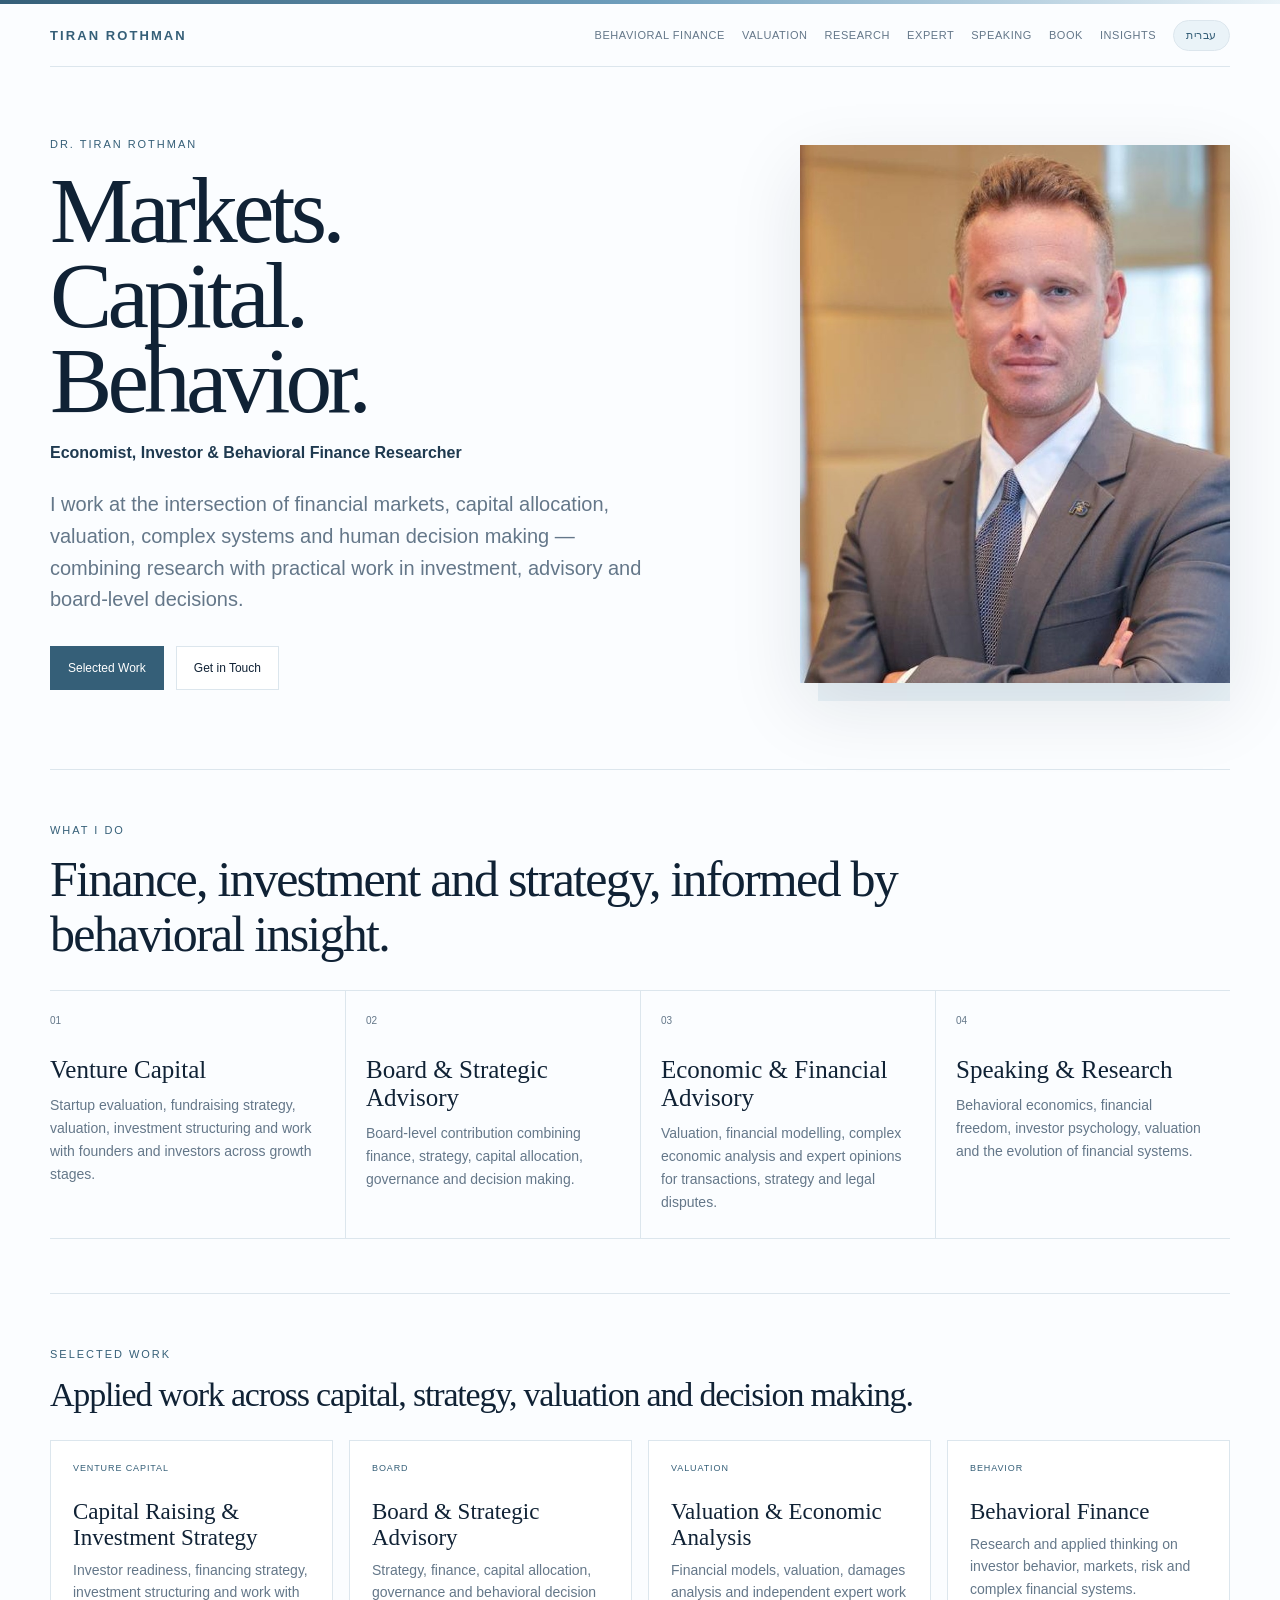
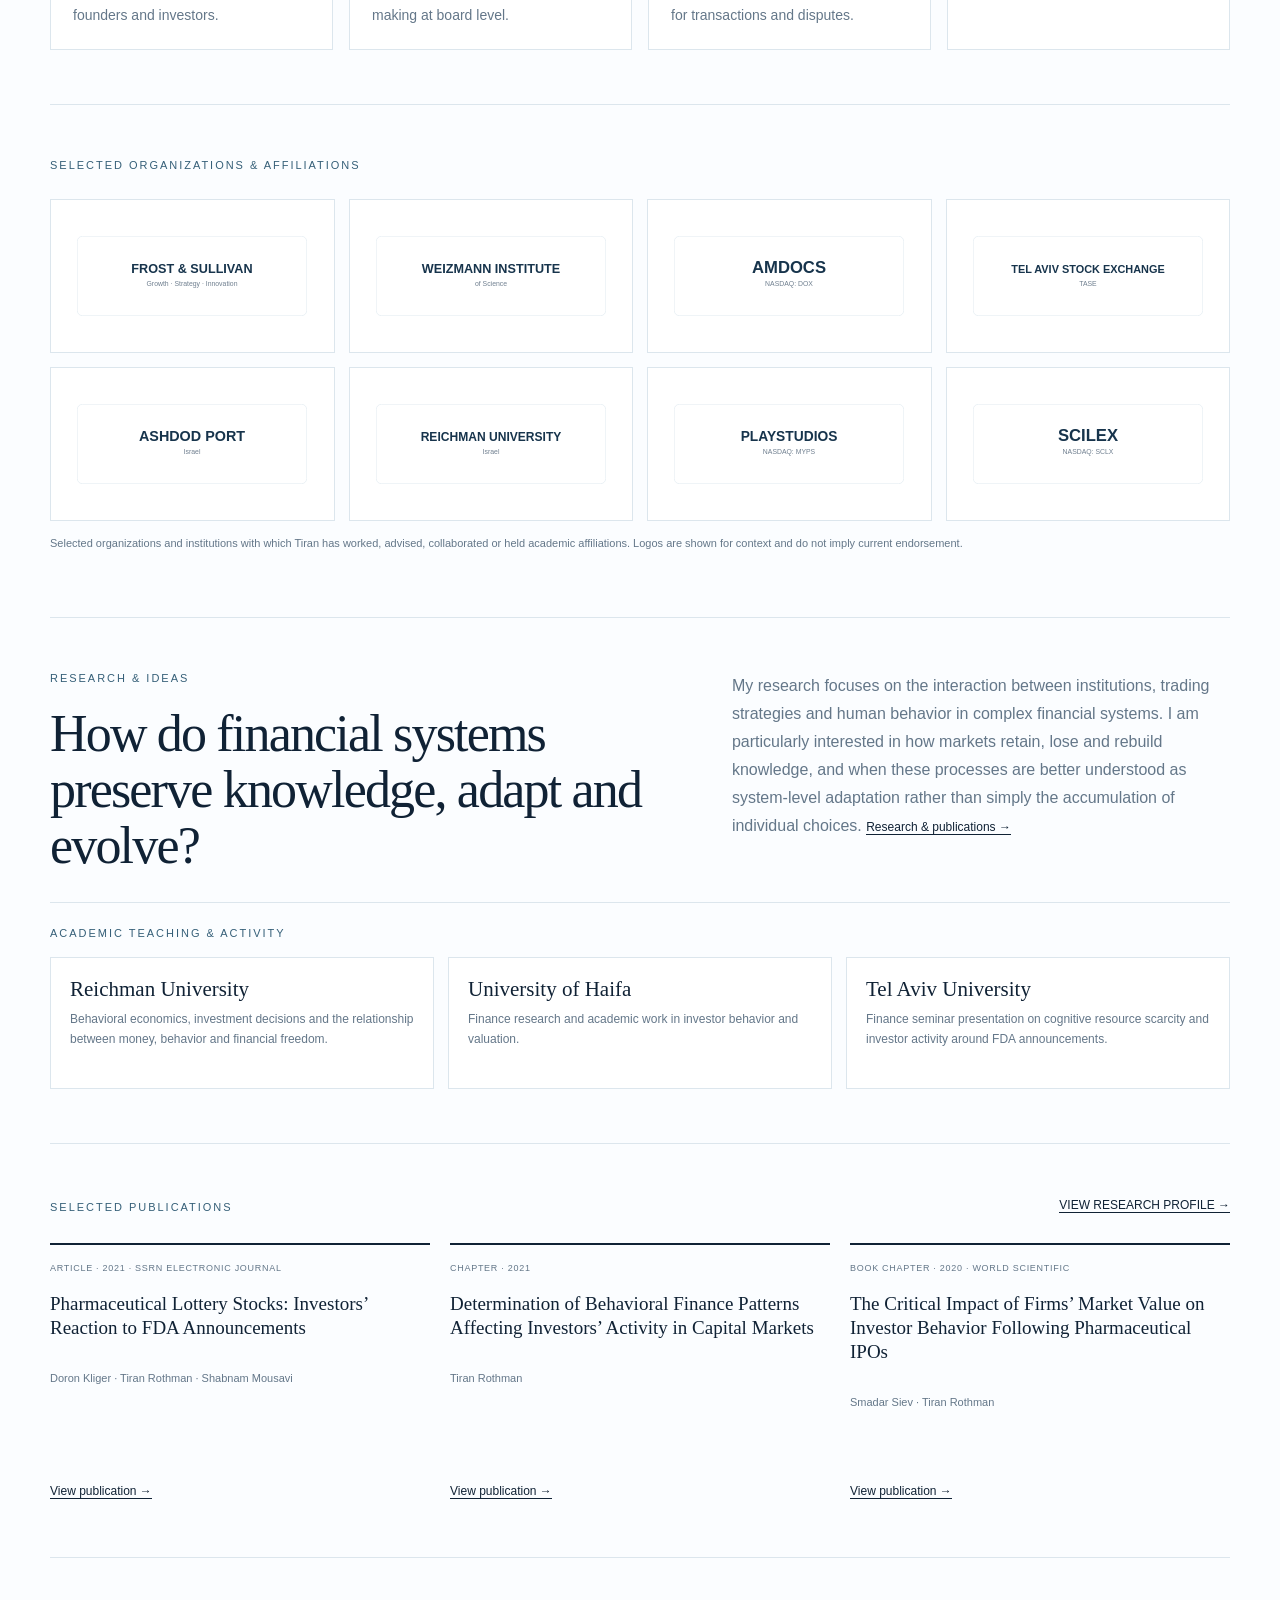
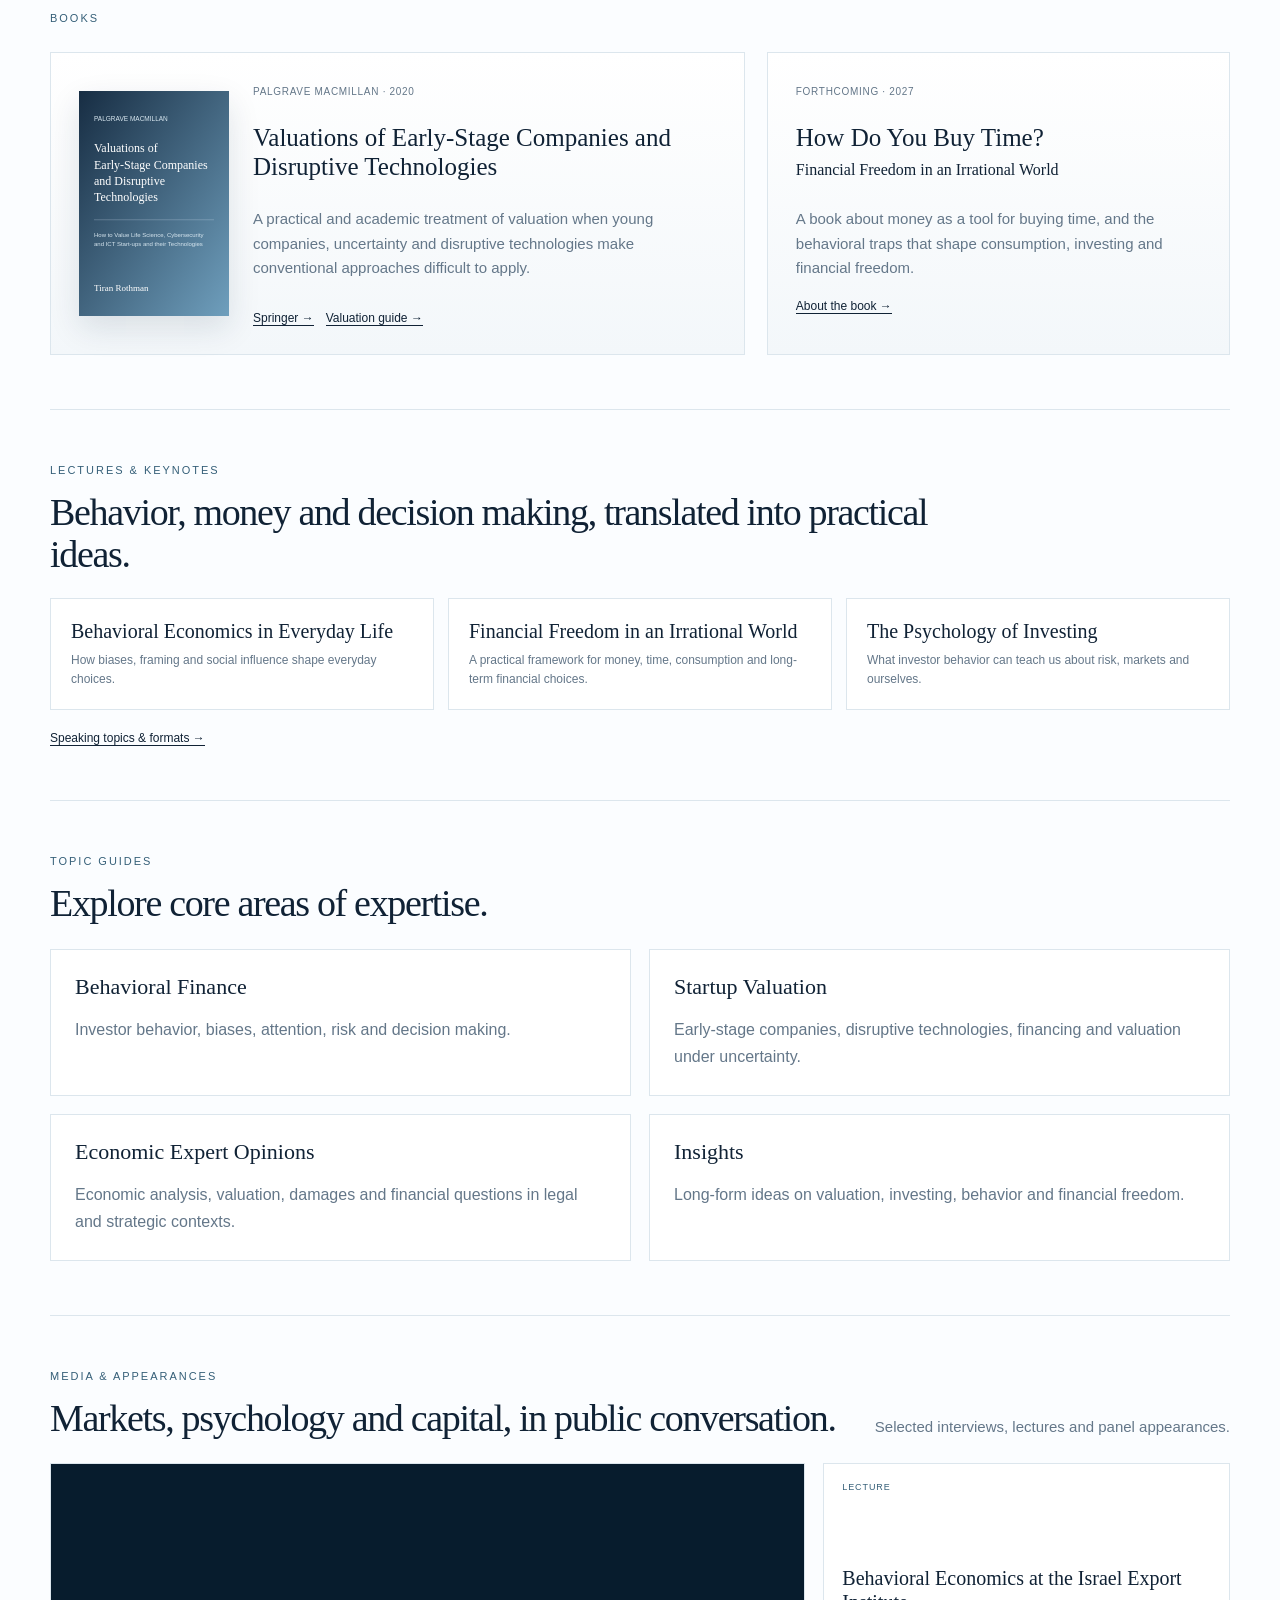
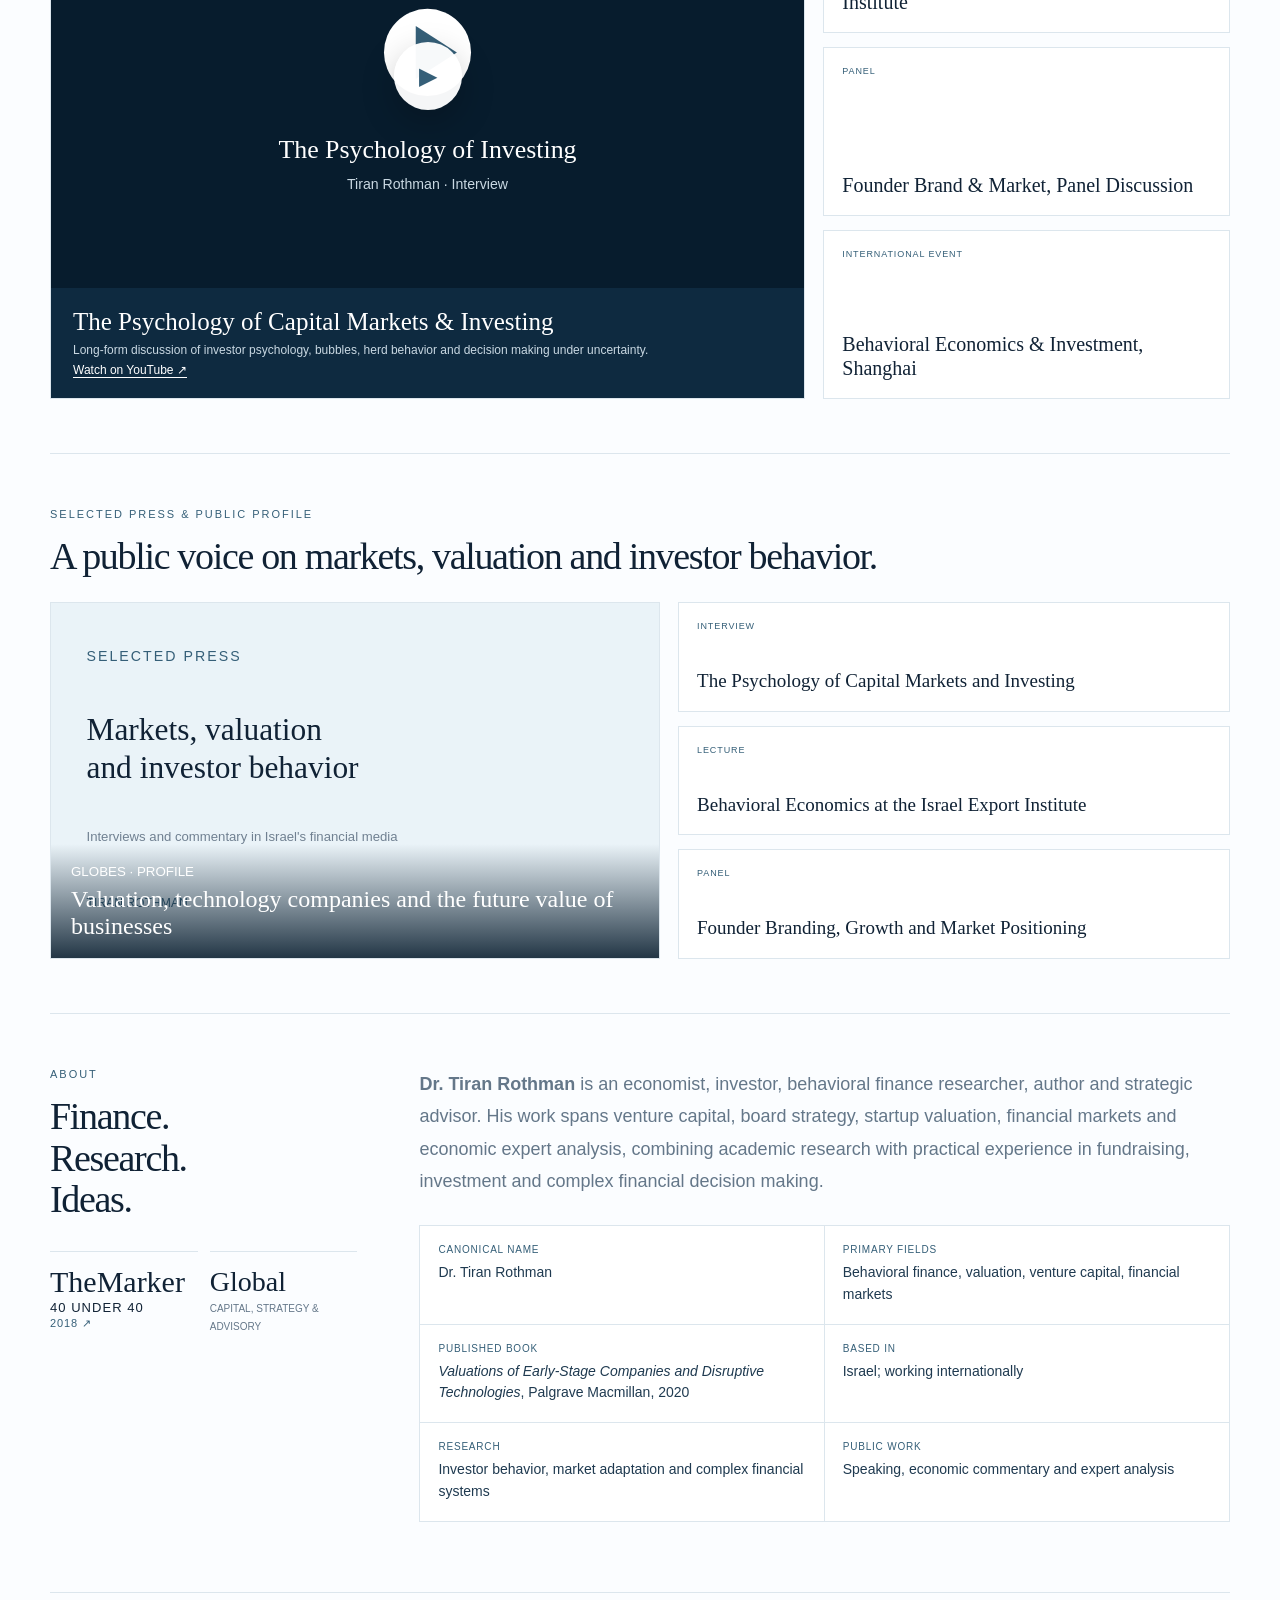
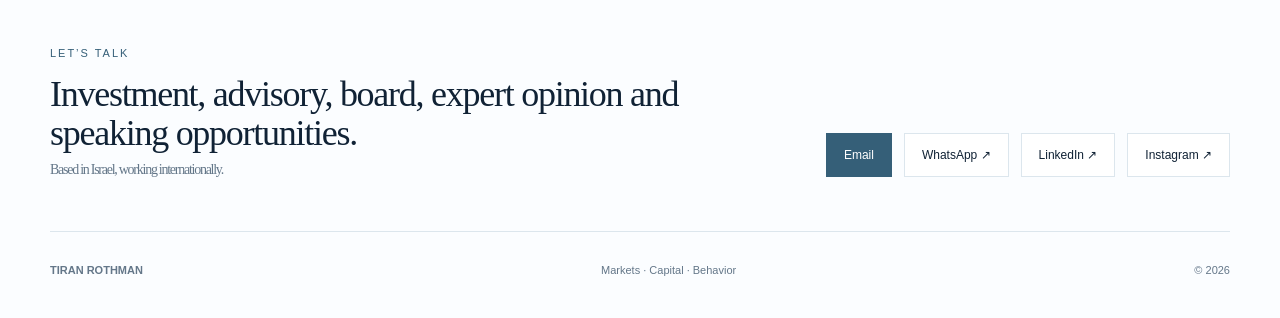
<file: index.html>
<!DOCTYPE html>

<html dir="ltr" lang="en"><head><meta charset="utf-8"/><meta content="width=device-width, initial-scale=1, viewport-fit=cover" name="viewport"/><title>Dr. Tiran Rothman | Behavioral Finance, Valuation &amp; Investing</title><meta content="Official website of Dr. Tiran Rothman, economist, investor and behavioral finance researcher working across valuation, venture capital and financial markets." name="description"/><meta content="Dr. Tiran Rothman" name="author"/><meta content="index,follow,max-image-preview:large,max-snippet:-1,max-video-preview:-1" name="robots"/><meta content="index,follow,max-image-preview:large,max-snippet:-1,max-video-preview:-1" name="googlebot"/><meta content="#355f78" name="theme-color"/><meta content="strict-origin-when-cross-origin" name="referrer"/><link href="https://tiranrothman.com/" rel="canonical"/><link href="https://tiranrothman.com/" hreflang="en" rel="alternate"/><link href="https://tiranrothman.com/he/" hreflang="he" rel="alternate"/><link href="https://tiranrothman.com/" hreflang="x-default" rel="alternate"/><link href="/favicon.svg" rel="icon" type="image/svg+xml"/><link href="/assets/apple-touch-icon.png" rel="apple-touch-icon"/><link href="/site.webmanifest" rel="manifest"/><meta content="profile" property="og:type"/><meta content="Tiran Rothman" property="og:site_name"/><meta content="Dr. Tiran Rothman | Behavioral Finance, Valuation &amp; Investing" property="og:title"/><meta content="Official website of Dr. Tiran Rothman, economist, investor and behavioral finance researcher working across valuation, venture capital and financial markets." property="og:description"/><meta content="https://tiranrothman.com/" property="og:url"/><meta content="https://tiranrothman.com/assets/social-card.png" property="og:image"/><meta content="https://tiranrothman.com/assets/social-card.png" property="og:image:secure_url"/><meta content="image/png" property="og:image:type"/><meta content="1200" property="og:image:width"/><meta content="630" property="og:image:height"/><meta content="Dr. Tiran Rothman — Markets, Capital, Behavior" property="og:image:alt"/><meta content="en_US" property="og:locale"/><meta content="summary_large_image" name="twitter:card"/><meta content="Dr. Tiran Rothman | Behavioral Finance, Valuation &amp; Investing" name="twitter:title"/><meta content="Official website of Dr. Tiran Rothman, economist, investor and behavioral finance researcher working across valuation, venture capital and financial markets." name="twitter:description"/><meta content="https://tiranrothman.com/assets/social-card.png" name="twitter:image"/><link href="/assets/site.css" rel="stylesheet"/><script type="application/ld+json">{"@context":"https://schema.org","@graph":[{"@type":"WebSite","@id":"https://tiranrothman.com/#website","url":"https://tiranrothman.com/","name":"Dr. Tiran Rothman","inLanguage":["en","he"],"publisher":{"@id":"https://tiranrothman.com/#person"}},{"@type":"Person","@id":"https://tiranrothman.com/#person","name":"Dr. Tiran Rothman","alternateName":["Tiran Rothman","ד״ר טיראן רוטמן","טיראן רוטמן"],"givenName":"Tiran","familyName":"Rothman","url":"https://tiranrothman.com/","image":{"@type":"ImageObject","url":"https://tiranrothman.com/assets/tiran-rothman-profile.jpg","width":800,"height":800},"email":"mailto:tiran@b-economics.com","description":"Economist, investor, behavioral finance researcher, author, speaker and strategic advisor working across valuation, venture capital, financial markets and decision making.","jobTitle":["Economist","Investor","Strategic Advisor","Researcher","Author","Speaker"],"knowsAbout":["Behavioral Finance","Behavioral Economics","Startup Valuation","Venture Capital","Investment Strategy","Fundraising","Financial Markets","Board Strategy","Economic Expert Opinions","Complex Financial Systems"],"sameAs":["https://www.linkedin.com/in/tiran-rothman-01b1836/","https://www.instagram.com/tiran.rothman/","https://www.researchgate.net/profile/Tiran-Rothman-2","https://www.youtube.com/@tiranrothman178","https://b-economics.com/"],"award":"TheMarker 40 Under 40 (2018)","subjectOf":{"@type":"WebPage","url":"https://www.themarker.com/magazine/2018-11-05/ty-article-static/0000017f-db7f-d856-a37f-ffff00760000","name":"TheMarker 40 Under 40, 2018"}},{"@type":"ProfilePage","@id":"https://tiranrothman.com/#page","url":"https://tiranrothman.com/","name":"Dr. Tiran Rothman | Behavioral Finance, Valuation & Investing","description":"Official website of Dr. Tiran Rothman, economist, investor and behavioral finance researcher working across valuation, venture capital and financial markets.","inLanguage":"en","dateModified":"2026-10-04","isPartOf":{"@id":"https://tiranrothman.com/#website"},"about":{"@id":"https://tiranrothman.com/#person"},"mainEntity":{"@id":"https://tiranrothman.com/#person"}},{"@type":"Book","@id":"https://tiranrothman.com/#valuation-book","name":"Valuations of Early-Stage Companies and Disruptive Technologies","author":{"@id":"https://tiranrothman.com/#person"},"datePublished":"2020","isbn":"9783030388461","publisher":{"@type":"Organization","name":"Palgrave Macmillan"},"url":"https://link.springer.com/book/10.1007/978-3-030-38847-8"}]}</script></head><body class=""><a class="skip-link" href="#main">Skip to content</a><div class="topline"></div><div class="wrap"><nav><a class="brand" href="/">TIRAN ROTHMAN</a><div class="navlinks"><a href="/behavioral-finance/">BEHAVIORAL FINANCE</a><a href="/startup-valuation/">VALUATION</a><a href="/research/">RESEARCH</a><a href="/expert-opinions/">EXPERT</a><a href="/speaking/">SPEAKING</a><a href="/book/">BOOK</a><a href="/insights/">INSIGHTS</a><a class="lang-link" href="/he/" hreflang="he">עברית</a><button aria-expanded="false" aria-label="Open navigation" class="menu-btn" id="menu" type="button">☰</button></div></nav><main id="main">
<header class="hero"><div><div class="kicker">DR. TIRAN ROTHMAN</div><h1>Markets.<br/>Capital.<br/>Behavior.<span class="hero-identity">Economist, Investor &amp; Behavioral Finance Researcher</span></h1><p class="lead">I work at the intersection of financial markets, capital allocation, valuation, complex systems and human decision making — combining research with practical work in investment, advisory and board-level decisions.</p><div class="hero-actions"><a class="btn primary" href="#selected-work">Selected Work</a><a class="btn" href="#contact">Get in Touch</a></div></div><div class="portrait-wrap"><img alt="Dr. Tiran Rothman, economist, investor and behavioral finance researcher" decoding="async" fetchpriority="high" height="1000" src="/assets/tiran-rothman-portrait.jpg" width="800"/></div></header>
<section id="capital"><div class="eyebrow">WHAT I DO</div><div class="display">Finance, investment and strategy, informed by behavioral insight.</div><div class="core-grid"><div class="card"><div class="num">01</div><h3>Venture Capital</h3><p>Startup evaluation, fundraising strategy, valuation, investment structuring and work with founders and investors across growth stages.</p></div><div class="card"><div class="num">02</div><h3>Board &amp; Strategic Advisory</h3><p>Board-level contribution combining finance, strategy, capital allocation, governance and decision making.</p></div><div class="card"><div class="num">03</div><h3>Economic &amp; Financial Advisory</h3><p>Valuation, financial modelling, complex economic analysis and expert opinions for transactions, strategy and legal disputes.</p></div><div class="card"><div class="num">04</div><h3>Speaking &amp; Research</h3><p>Behavioral economics, financial freedom, investor psychology, valuation and the evolution of financial systems.</p></div></div></section>
<section id="selected-work"><div class="eyebrow">SELECTED WORK</div><div class="display" style="font-size:34px">Applied work across capital, strategy, valuation and decision making.</div><div class="work-grid"><article class="work"><small>VENTURE CAPITAL</small><h3>Capital Raising &amp; Investment Strategy</h3><p>Investor readiness, financing strategy, investment structuring and work with founders and investors.</p></article><article class="work"><small>BOARD</small><h3>Board &amp; Strategic Advisory</h3><p>Strategy, finance, capital allocation, governance and behavioral decision making at board level.</p></article><article class="work"><small>VALUATION</small><h3>Valuation &amp; Economic Analysis</h3><p>Financial models, valuation, damages analysis and independent expert work for transactions and disputes.</p></article><article class="work"><small>BEHAVIOR</small><h3>Behavioral Finance</h3><p>Research and applied thinking on investor behavior, markets, risk and complex financial systems.</p></article></div></section>
<section><div class="eyebrow">SELECTED ORGANIZATIONS &amp; AFFILIATIONS</div><div class="orgs"><div class="org"><img alt="Frost &amp; Sullivan logo" decoding="async" loading="lazy" onerror="this.onerror=null;this.src='/assets/frost.svg'" referrerpolicy="no-referrer" src="https://go.frost.com/hs-fs/hubfs/Frost%20%26%20Sullivan%20Logo%20PNG%202025.png?height=418&amp;name=Frost+%26+Sullivan+Logo+PNG+2025.png&amp;width=2400"/></div><div class="org"><img alt="Weizmann Institute logo" decoding="async" loading="lazy" onerror="this.onerror=null;this.src='/assets/weizmann.svg'" referrerpolicy="no-referrer" src="https://www.fulbright.org.il/sites/default/files/2024-09/weizmann-mater-brand-logo_stacked-1.jpg"/></div><div class="org"><img alt="Amdocs logo" decoding="async" loading="lazy" onerror="this.onerror=null;this.src='/assets/amdocs.svg'" referrerpolicy="no-referrer" src="https://companieslogo.com/img/orig/DOX_BIG-fca821f4.svg?t=1742469639"/></div><div class="org"><img alt="Tel Aviv Stock Exchange logo" decoding="async" loading="lazy" onerror="this.onerror=null;this.src='/assets/tase.svg'" referrerpolicy="no-referrer" src="https://wfe-live.lon1.cdn.digitaloceanspaces.com/org_focus/storage/resources/resize/900_500_crop/img_98cb45e6d6ad2b297953b1979828e6ad.png"/></div><div class="org"><img alt="Ashdod Port logo" decoding="async" loading="lazy" onerror="this.onerror=null;this.src='/assets/ashdod.svg'" referrerpolicy="no-referrer" src="https://mms.businesswire.com/media/20220612005047/fr/1484007/5/Ashdod_Port_logo.jpg?download=1"/></div><div class="org"><img alt="Reichman University logo" decoding="async" loading="lazy" onerror="this.onerror=null;this.src='/assets/reichman.svg'" referrerpolicy="no-referrer" src="https://www.israel-cores.org/Pictures/20231119063241669_big.png"/></div><div class="org"><img alt="PLAYSTUDIOS logo" decoding="async" loading="lazy" onerror="this.onerror=null;this.src='/assets/playstudios.svg'" referrerpolicy="no-referrer" src="https://mms.businesswire.com/media/20240606113403/en/2152083/5/PS_Vertical_Black%2BOrange.jpg?download=1"/></div><div class="org"><img alt="Scilex logo" decoding="async" loading="lazy" onerror="this.onerror=null;this.src='/assets/scilex.svg'" referrerpolicy="no-referrer" src="https://companieslogo.com/img/orig/SCLX_BIG-0f37aa09.png?t=1720244493"/></div></div><p class="org-note">Selected organizations and institutions with which Tiran has worked, advised, collaborated or held academic affiliations. Logos are shown for context and do not imply current endorsement.</p></section>
<section id="research"><div class="research-block"><div><div class="eyebrow">RESEARCH &amp; IDEAS</div><div class="quote" style="margin-top:22px">How do financial systems preserve knowledge, adapt and evolve?</div></div><div class="research-copy">My research focuses on the interaction between institutions, trading strategies and human behavior in complex financial systems. I am particularly interested in how markets retain, lose and rebuild knowledge, and when these processes are better understood as system-level adaptation rather than simply the accumulation of individual choices. <a class="textlink" href="/research/">Research &amp; publications →</a></div></div><div style="margin-top:28px;padding-top:24px;border-top:1px solid var(--line)"><div class="eyebrow">ACADEMIC TEACHING &amp; ACTIVITY</div><div class="academic-grid"><div class="academic-card"><strong>Reichman University</strong><span>Behavioral economics, investment decisions and the relationship between money, behavior and financial freedom.</span></div><div class="academic-card"><strong>University of Haifa</strong><span>Finance research and academic work in investor behavior and valuation.</span></div><div class="academic-card"><strong>Tel Aviv University</strong><span>Finance seminar presentation on cognitive resource scarcity and investor activity around FDA announcements.</span></div></div></div></section>
<section><div class="section-head"><div class="eyebrow">SELECTED PUBLICATIONS</div><a class="textlink" href="https://www.researchgate.net/profile/Tiran-Rothman-2" rel="noopener noreferrer" target="_blank">VIEW RESEARCH PROFILE →</a></div><div class="pub-grid"><article class="pub"><small>ARTICLE · 2021 · SSRN ELECTRONIC JOURNAL</small><h3>Pharmaceutical Lottery Stocks: Investors’ Reaction to FDA Announcements</h3><p>Doron Kliger · Tiran Rothman · Shabnam Mousavi</p><a href="https://www.researchgate.net/publication/354934224_Pharmaceutical_Lottery_Stocks_Investors'_Reaction_to_FDA_Announcements" rel="noopener noreferrer" target="_blank">View publication →</a></article><article class="pub"><small>CHAPTER · 2021</small><h3>Determination of Behavioral Finance Patterns Affecting Investors’ Activity in Capital Markets</h3><p>Tiran Rothman</p><a href="https://stm.bookpi.org/IEAM-V8" rel="noopener noreferrer" target="_blank">View publication →</a></article><article class="pub"><small>BOOK CHAPTER · 2020 · WORLD SCIENTIFIC</small><h3>The Critical Impact of Firms’ Market Value on Investor Behavior Following Pharmaceutical IPOs</h3><p>Smadar Siev · Tiran Rothman</p><a href="https://ideas.repec.org/h/wsi/wschap/9789811229251_0007.html" rel="noopener noreferrer" target="_blank">View publication →</a></article></div></section>
<section><div class="eyebrow">BOOKS</div><div class="books"><div class="book book-one"><img alt="Valuations of Early-Stage Companies and Disruptive Technologies book" class="book-cover" decoding="async" loading="lazy" src="/assets/book-fallback.svg"/><div><small>PALGRAVE MACMILLAN · 2020</small><h3>Valuations of Early-Stage Companies and Disruptive Technologies</h3><p class="sub">A practical and academic treatment of valuation when young companies, uncertainty and disruptive technologies make conventional approaches difficult to apply.</p><div class="hero-actions"><a class="textlink" href="https://link.springer.com/book/10.1007/978-3-030-38847-8" rel="noopener noreferrer" target="_blank">Springer →</a><a class="textlink" href="/startup-valuation/">Valuation guide →</a></div></div></div><div class="book"><small>FORTHCOMING · 2027</small><h3>How Do You Buy Time?<br/><span style="font-size:16px">Financial Freedom in an Irrational World</span></h3><p class="sub">A book about money as a tool for buying time, and the behavioral traps that shape consumption, investing and financial freedom.</p><a class="textlink" href="/book/">About the book →</a></div></div></section>
<section id="speaking"><div class="eyebrow">LECTURES &amp; KEYNOTES</div><div class="display" style="font-size:38px">Behavior, money and decision making, translated into practical ideas.</div><div class="lecture-list"><div class="lecture"><strong>Behavioral Economics in Everyday Life</strong><span>How biases, framing and social influence shape everyday choices.</span></div><div class="lecture"><strong>Financial Freedom in an Irrational World</strong><span>A practical framework for money, time, consumption and long-term financial choices.</span></div><div class="lecture"><strong>The Psychology of Investing</strong><span>What investor behavior can teach us about risk, markets and ourselves.</span></div></div><div style="margin-top:18px"><a class="textlink" href="/speaking/">Speaking topics &amp; formats →</a></div></section>
<section id="authority"><div class="eyebrow">TOPIC GUIDES</div><div class="display" style="font-size:38px">Explore core areas of expertise.</div><div class="topic-grid"><a class="topic-card" href="/behavioral-finance/"><h3>Behavioral Finance</h3><p>Investor behavior, biases, attention, risk and decision making.</p></a><a class="topic-card" href="/startup-valuation/"><h3>Startup Valuation</h3><p>Early-stage companies, disruptive technologies, financing and valuation under uncertainty.</p></a><a class="topic-card" href="/expert-opinions/"><h3>Economic Expert Opinions</h3><p>Economic analysis, valuation, damages and financial questions in legal and strategic contexts.</p></a><a class="topic-card" href="/insights/"><h3>Insights</h3><p>Long-form ideas on valuation, investing, behavior and financial freedom.</p></a></div></section>
<section id="media"><div class="section-head"><div><div class="eyebrow">MEDIA &amp; APPEARANCES</div><div class="display" style="font-size:38px">Markets, psychology and capital, in public conversation.</div></div><div class="sub">Selected interviews, lectures and panel appearances.</div></div><div class="media-web"><div class="video-card"><a aria-label="Watch The Psychology of Capital Markets and Investing on YouTube" class="video-link" href="https://www.youtube.com/watch?v=vhkz6dn2laA" rel="noopener noreferrer" target="_blank"><img alt="The Psychology of Capital Markets and Investing, Dr. Tiran Rothman" decoding="async" loading="lazy" src="/assets/video-fallback.svg"/><span aria-hidden="true" class="play">▶</span></a><div class="media-copy"><h3>The Psychology of Capital Markets &amp; Investing</h3><p>Long-form discussion of investor psychology, bubbles, herd behavior and decision making under uncertainty.</p><a class="textlink" href="https://www.youtube.com/watch?v=vhkz6dn2laA" rel="noopener noreferrer" style="color:#fff;border-color:#fff;margin-top:10px" target="_blank">Watch on YouTube ↗</a></div></div><div class="proof-stack"><a class="proof-card" href="https://www.linkedin.com/posts/tiran-rothman-01b1836_i-am-pleased-to-share-that-i-recently-had-activity-7226591311611469824-xCt0" rel="noopener noreferrer" target="_blank"><small>LECTURE</small><strong>Behavioral Economics at the Israel Export Institute</strong></a><a class="proof-card" href="https://luma.com/3nlnjc40" rel="noopener noreferrer" target="_blank"><small>PANEL</small><strong>Founder Brand &amp; Market, Panel Discussion</strong></a><a class="proof-card" href="https://www.frostchina.com/en/content/activity/detail/695f5cffc3aa55f40af71f7d" rel="noopener noreferrer" target="_blank"><small>INTERNATIONAL EVENT</small><strong>Behavioral Economics &amp; Investment, Shanghai</strong></a></div></div></section>
<section id="press"><div class="section-head"><div><div class="eyebrow">SELECTED PRESS &amp; PUBLIC PROFILE</div><div class="display" style="font-size:38px">A public voice on markets, valuation and investor behavior.</div></div></div><div class="press-grid"><a class="press-visual" href="https://www.globes.co.il/news/article.aspx?did=1001242234" rel="noopener noreferrer" target="_blank"><img alt="Tiran Rothman public profile" decoding="async" loading="lazy" src="/assets/press-fallback.svg"/><div class="press-caption"><small>GLOBES · PROFILE</small><strong>Valuation, technology companies and the future value of businesses</strong></div></a><div class="press-list"><a class="press-item" href="https://www.youtube.com/watch?v=vhkz6dn2laA" rel="noopener noreferrer" target="_blank"><small>INTERVIEW</small><strong>The Psychology of Capital Markets and Investing</strong></a><a class="press-item" href="https://www.linkedin.com/posts/tiran-rothman-01b1836_i-am-pleased-to-share-that-i-recently-had-activity-7226591311611469824-xCt0" rel="noopener noreferrer" target="_blank"><small>LECTURE</small><strong>Behavioral Economics at the Israel Export Institute</strong></a><a class="press-item" href="https://luma.com/3nlnjc40" rel="noopener noreferrer" target="_blank"><small>PANEL</small><strong>Founder Branding, Growth and Market Positioning</strong></a></div></div></section>
<section id="about"><div class="bio"><div><div class="eyebrow">ABOUT</div><div class="display" style="font-size:38px">Finance.<br/>Research.<br/>Ideas.</div><div class="metrics"><div class="metric"><a class="award-link" href="https://www.themarker.com/magazine/2018-11-05/ty-article-static/0000017f-db7f-d856-a37f-ffff00760000" rel="noopener noreferrer" target="_blank"><strong>TheMarker</strong><span class="award-title">40 Under 40</span><span class="award-year">2018 ↗</span></a></div><div class="metric"><strong>Global</strong><span>CAPITAL, STRATEGY &amp; ADVISORY</span></div></div></div><div><p><strong>Dr. Tiran Rothman</strong> is an economist, investor, behavioral finance researcher, author and strategic advisor. His work spans venture capital, board strategy, startup valuation, financial markets and economic expert analysis, combining academic research with practical experience in fundraising, investment and complex financial decision making.</p><dl class="facts"><div class="fact"><dt>Canonical name</dt><dd>Dr. Tiran Rothman</dd></div><div class="fact"><dt>Primary fields</dt><dd>Behavioral finance, valuation, venture capital, financial markets</dd></div><div class="fact"><dt>Published book</dt><dd><em>Valuations of Early-Stage Companies and Disruptive Technologies</em>, Palgrave Macmillan, 2020</dd></div><div class="fact"><dt>Based in</dt><dd>Israel; working internationally</dd></div><div class="fact"><dt>Research</dt><dd>Investor behavior, market adaptation and complex financial systems</dd></div><div class="fact"><dt>Public work</dt><dd>Speaking, economic commentary and expert analysis</dd></div></dl></div></div></section>
<section id="contact"><div class="contact"><div><div class="eyebrow">LET’S TALK</div><div class="display" style="font-size:36px">Investment, advisory, board, expert opinion and speaking opportunities.<span style="display:block;margin-top:8px;font-size:14px;color:var(--muted)">Based in Israel, working internationally.</span></div></div><div class="connect"><a class="btn primary" href="mailto:tiran@b-economics.com">Email</a><a class="btn" href="https://wa.me/972526645234" rel="noopener noreferrer" target="_blank">WhatsApp ↗</a><a class="btn" href="https://www.linkedin.com/in/tiran-rothman-01b1836/" rel="noopener noreferrer" target="_blank">LinkedIn ↗</a><a class="btn" href="https://www.instagram.com/tiran.rothman/" rel="noopener noreferrer" target="_blank">Instagram ↗</a></div></div></section>
</main><footer><strong>TIRAN ROTHMAN</strong><span>Markets · Capital · Behavior</span><span>© 2026</span></footer></div><script defer="" src="/assets/site.js"></script></body></html>
</file>
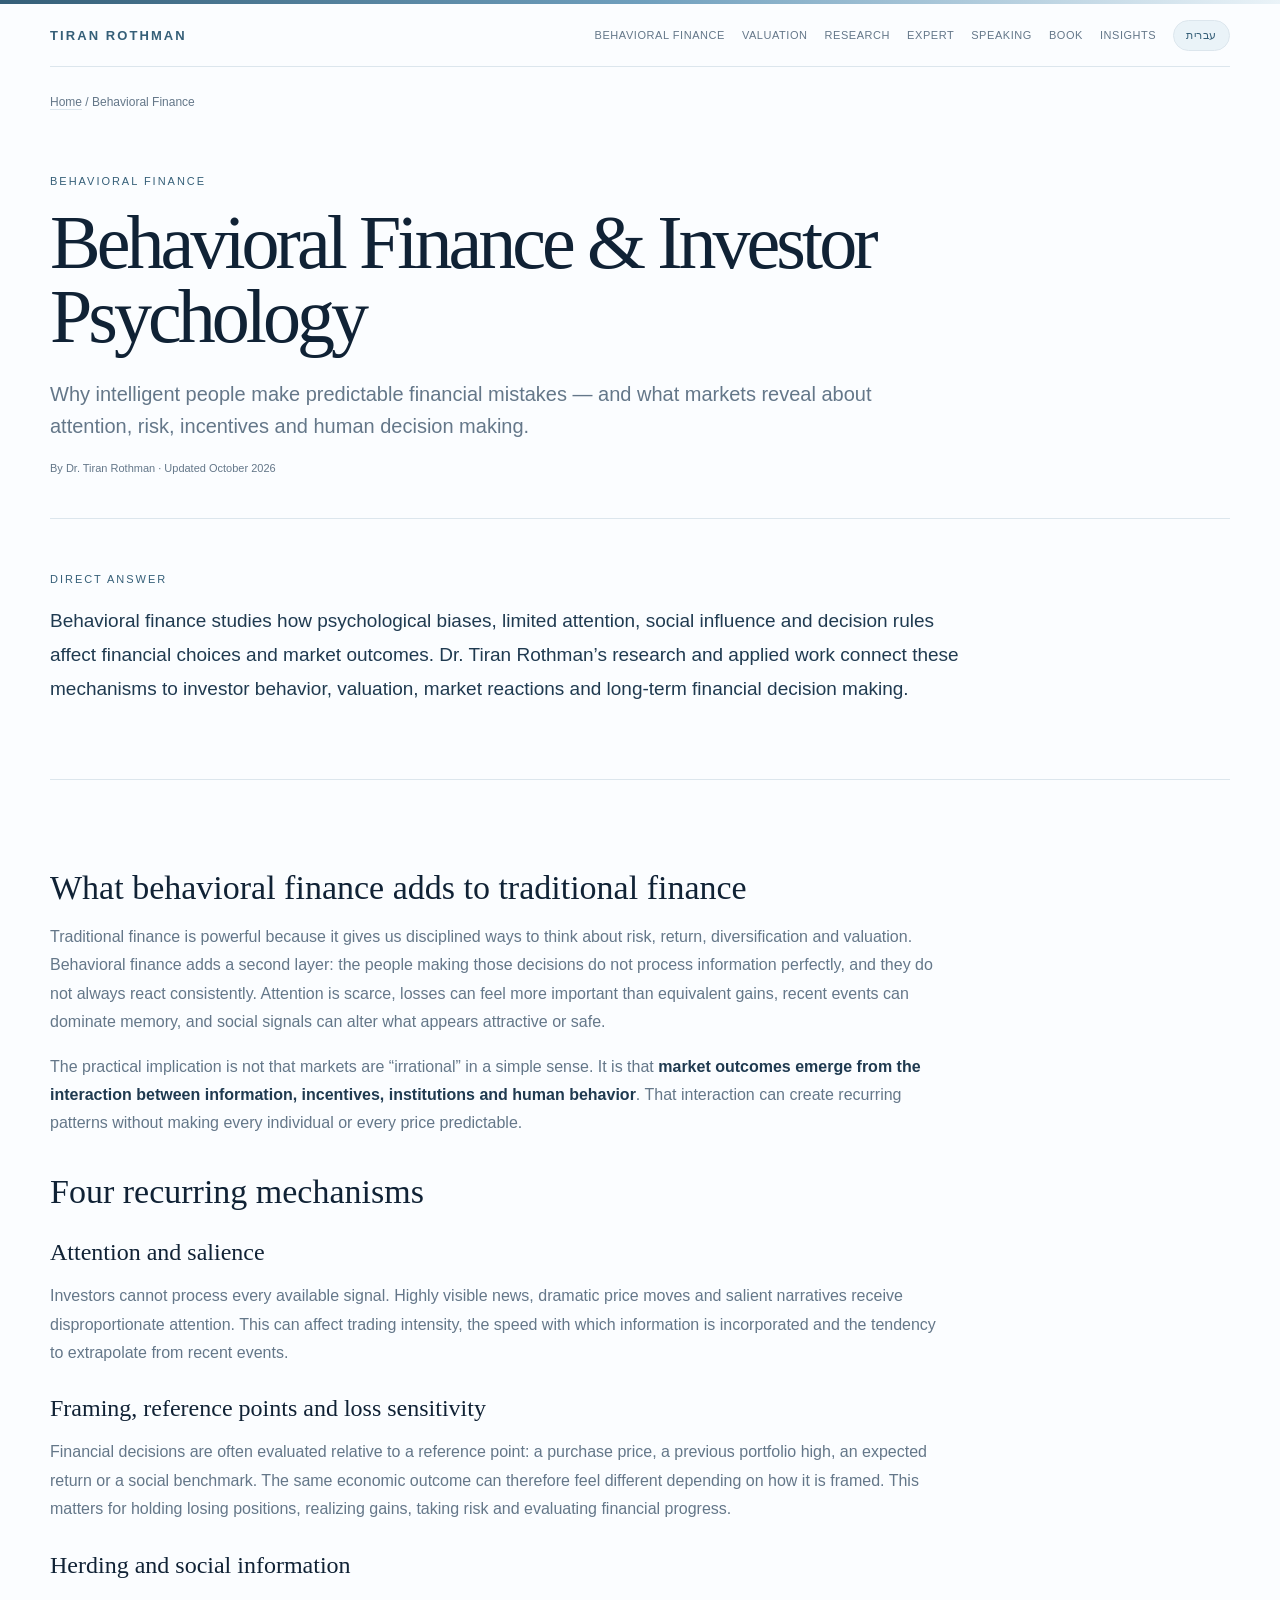
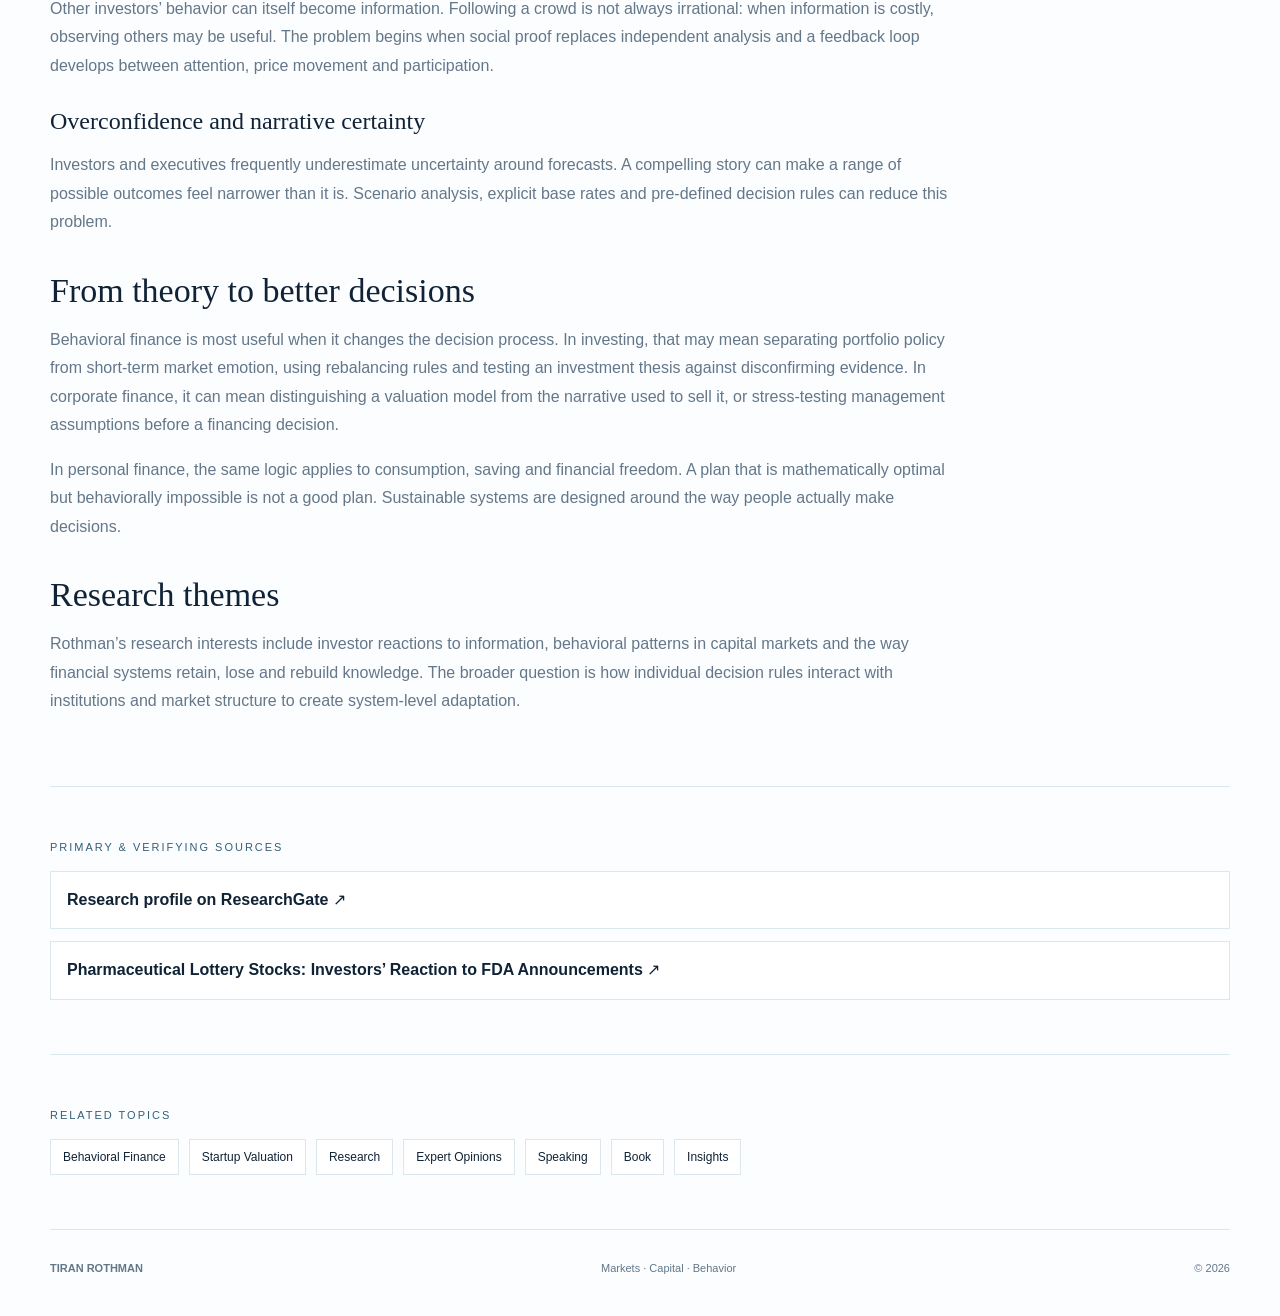
<file: behavioral-finance/index.html>
<!DOCTYPE html>

<html dir="ltr" lang="en"><head><meta charset="utf-8"/><meta content="width=device-width, initial-scale=1, viewport-fit=cover" name="viewport"/><title>Behavioral Finance &amp; Investor Psychology | Dr. Tiran Rothman</title><meta content="Behavioral finance insights from Dr. Tiran Rothman on investor psychology, biases, attention, risk, market behavior and decision making under uncertainty." name="description"/><meta content="Dr. Tiran Rothman" name="author"/><meta content="index,follow,max-image-preview:large,max-snippet:-1,max-video-preview:-1" name="robots"/><meta content="index,follow,max-image-preview:large,max-snippet:-1,max-video-preview:-1" name="googlebot"/><meta content="#355f78" name="theme-color"/><meta content="strict-origin-when-cross-origin" name="referrer"/><link href="https://tiranrothman.com/behavioral-finance/" rel="canonical"/><link href="/favicon.svg" rel="icon" type="image/svg+xml"/><link href="/assets/apple-touch-icon.png" rel="apple-touch-icon"/><link href="/site.webmanifest" rel="manifest"/><meta content="website" property="og:type"/><meta content="Tiran Rothman" property="og:site_name"/><meta content="Behavioral Finance &amp; Investor Psychology | Dr. Tiran Rothman" property="og:title"/><meta content="Behavioral finance insights from Dr. Tiran Rothman on investor psychology, biases, attention, risk, market behavior and decision making under uncertainty." property="og:description"/><meta content="https://tiranrothman.com/behavioral-finance/" property="og:url"/><meta content="https://tiranrothman.com/assets/social-card.png" property="og:image"/><meta content="https://tiranrothman.com/assets/social-card.png" property="og:image:secure_url"/><meta content="image/png" property="og:image:type"/><meta content="1200" property="og:image:width"/><meta content="630" property="og:image:height"/><meta content="Dr. Tiran Rothman — Markets, Capital, Behavior" property="og:image:alt"/><meta content="en_US" property="og:locale"/><meta content="summary_large_image" name="twitter:card"/><meta content="Behavioral Finance &amp; Investor Psychology | Dr. Tiran Rothman" name="twitter:title"/><meta content="Behavioral finance insights from Dr. Tiran Rothman on investor psychology, biases, attention, risk, market behavior and decision making under uncertainty." name="twitter:description"/><meta content="https://tiranrothman.com/assets/social-card.png" name="twitter:image"/><link href="/assets/site.css" rel="stylesheet"/><script type="application/ld+json">{"@context":"https://schema.org","@graph":[{"@type":"WebSite","@id":"https://tiranrothman.com/#website","url":"https://tiranrothman.com/","name":"Dr. Tiran Rothman","inLanguage":["en","he"],"publisher":{"@id":"https://tiranrothman.com/#person"}},{"@type":"Person","@id":"https://tiranrothman.com/#person","name":"Dr. Tiran Rothman","alternateName":["Tiran Rothman","ד״ר טיראן רוטמן","טיראן רוטמן"],"givenName":"Tiran","familyName":"Rothman","url":"https://tiranrothman.com/","image":{"@type":"ImageObject","url":"https://tiranrothman.com/assets/tiran-rothman-profile.jpg","width":800,"height":800},"email":"mailto:tiran@b-economics.com","description":"Economist, investor, behavioral finance researcher, author, speaker and strategic advisor working across valuation, venture capital, financial markets and decision making.","jobTitle":["Economist","Investor","Strategic Advisor","Researcher","Author","Speaker"],"knowsAbout":["Behavioral Finance","Behavioral Economics","Startup Valuation","Venture Capital","Investment Strategy","Fundraising","Financial Markets","Board Strategy","Economic Expert Opinions","Complex Financial Systems"],"sameAs":["https://www.linkedin.com/in/tiran-rothman-01b1836/","https://www.instagram.com/tiran.rothman/","https://www.researchgate.net/profile/Tiran-Rothman-2","https://www.youtube.com/@tiranrothman178","https://b-economics.com/"],"award":"TheMarker 40 Under 40 (2018)","subjectOf":{"@type":"WebPage","url":"https://www.themarker.com/magazine/2018-11-05/ty-article-static/0000017f-db7f-d856-a37f-ffff00760000","name":"TheMarker 40 Under 40, 2018"}},{"@type":"WebPage","@id":"https://tiranrothman.com/behavioral-finance/#page","url":"https://tiranrothman.com/behavioral-finance/","name":"Behavioral Finance & Investor Psychology | Dr. Tiran Rothman","description":"Behavioral finance insights from Dr. Tiran Rothman on investor psychology, biases, attention, risk, market behavior and decision making under uncertainty.","inLanguage":"en","dateModified":"2026-10-04","isPartOf":{"@id":"https://tiranrothman.com/#website"},"about":{"@id":"https://tiranrothman.com/#person"},"mainEntity":{"@id":"https://tiranrothman.com/#person"}},{"@type":"Article","@id":"https://tiranrothman.com/behavioral-finance/#article","headline":"Behavioral Finance & Investor Psychology","description":"Behavioral finance insights from Dr. Tiran Rothman on investor psychology, biases, attention, risk, market behavior and decision making under uncertainty.","datePublished":"2026-10-04","dateModified":"2026-10-04","author":{"@id":"https://tiranrothman.com/#person"},"publisher":{"@id":"https://tiranrothman.com/#person"},"mainEntityOfPage":{"@id":"https://tiranrothman.com/behavioral-finance/#page"},"image":"https://tiranrothman.com/assets/social-card.png","inLanguage":"en"},{"@type":"BreadcrumbList","@id":"https://tiranrothman.com/behavioral-finance/#breadcrumbs","itemListElement":[{"@type":"ListItem","position":1,"name":"Home","item":"https://tiranrothman.com/"},{"@type":"ListItem","position":2,"name":"Behavioral Finance & Investor Psychology","item":"https://tiranrothman.com/behavioral-finance/"}]}]}</script></head><body class=""><a class="skip-link" href="#main">Skip to content</a><div class="topline"></div><div class="wrap"><nav><a class="brand" href="/">TIRAN ROTHMAN</a><div class="navlinks"><a href="/behavioral-finance/">BEHAVIORAL FINANCE</a><a href="/startup-valuation/">VALUATION</a><a href="/research/">RESEARCH</a><a href="/expert-opinions/">EXPERT</a><a href="/speaking/">SPEAKING</a><a href="/book/">BOOK</a><a href="/insights/">INSIGHTS</a><a class="lang-link" href="/he/" hreflang="he">עברית</a><button aria-expanded="false" aria-label="Open navigation" class="menu-btn" id="menu" type="button">☰</button></div></nav><main id="main"><div class="breadcrumbs"><a href="/">Home</a> / Behavioral Finance</div><header class="topic-hero"><div class="kicker">BEHAVIORAL FINANCE</div><h1>Behavioral Finance &amp; Investor Psychology</h1><p class="lead">Why intelligent people make predictable financial mistakes — and what markets reveal about attention, risk, incentives and human decision making.</p><div class="reading-meta">By Dr. Tiran Rothman · Updated October 2026</div></header><section><div class="eyebrow">DIRECT ANSWER</div><p class="answer">Behavioral finance studies how psychological biases, limited attention, social influence and decision rules affect financial choices and market outcomes. Dr. Tiran Rothman’s research and applied work connect these mechanisms to investor behavior, valuation, market reactions and long-term financial decision making.</p></section><section><div class="prose"><h2>What behavioral finance adds to traditional finance</h2><p>Traditional finance is powerful because it gives us disciplined ways to think about risk, return, diversification and valuation. Behavioral finance adds a second layer: the people making those decisions do not process information perfectly, and they do not always react consistently. Attention is scarce, losses can feel more important than equivalent gains, recent events can dominate memory, and social signals can alter what appears attractive or safe.</p><p>The practical implication is not that markets are “irrational” in a simple sense. It is that <strong>market outcomes emerge from the interaction between information, incentives, institutions and human behavior</strong>. That interaction can create recurring patterns without making every individual or every price predictable.</p><h2>Four recurring mechanisms</h2><h3>Attention and salience</h3><p>Investors cannot process every available signal. Highly visible news, dramatic price moves and salient narratives receive disproportionate attention. This can affect trading intensity, the speed with which information is incorporated and the tendency to extrapolate from recent events.</p><h3>Framing, reference points and loss sensitivity</h3><p>Financial decisions are often evaluated relative to a reference point: a purchase price, a previous portfolio high, an expected return or a social benchmark. The same economic outcome can therefore feel different depending on how it is framed. This matters for holding losing positions, realizing gains, taking risk and evaluating financial progress.</p><h3>Herding and social information</h3><p>Other investors’ behavior can itself become information. Following a crowd is not always irrational: when information is costly, observing others may be useful. The problem begins when social proof replaces independent analysis and a feedback loop develops between attention, price movement and participation.</p><h3>Overconfidence and narrative certainty</h3><p>Investors and executives frequently underestimate uncertainty around forecasts. A compelling story can make a range of possible outcomes feel narrower than it is. Scenario analysis, explicit base rates and pre-defined decision rules can reduce this problem.</p><h2>From theory to better decisions</h2><p>Behavioral finance is most useful when it changes the decision process. In investing, that may mean separating portfolio policy from short-term market emotion, using rebalancing rules and testing an investment thesis against disconfirming evidence. In corporate finance, it can mean distinguishing a valuation model from the narrative used to sell it, or stress-testing management assumptions before a financing decision.</p><p>In personal finance, the same logic applies to consumption, saving and financial freedom. A plan that is mathematically optimal but behaviorally impossible is not a good plan. Sustainable systems are designed around the way people actually make decisions.</p><h2>Research themes</h2><p>Rothman’s research interests include investor reactions to information, behavioral patterns in capital markets and the way financial systems retain, lose and rebuild knowledge. The broader question is how individual decision rules interact with institutions and market structure to create system-level adaptation.</p></div></section><section><div class="eyebrow">PRIMARY &amp; VERIFYING SOURCES</div><div class="source-list"><a href="https://www.researchgate.net/profile/Tiran-Rothman-2" rel="noopener noreferrer" target="_blank"><strong>Research profile on ResearchGate</strong> ↗</a><a href="https://www.researchgate.net/publication/354934224_Pharmaceutical_Lottery_Stocks_Investors'_Reaction_to_FDA_Announcements" rel="noopener noreferrer" target="_blank"><strong>Pharmaceutical Lottery Stocks: Investors’ Reaction to FDA Announcements</strong> ↗</a></div></section><section><div class="eyebrow">RELATED TOPICS</div><div class="related"><a href="/behavioral-finance/">Behavioral Finance</a><a href="/startup-valuation/">Startup Valuation</a><a href="/research/">Research</a><a href="/expert-opinions/">Expert Opinions</a><a href="/speaking/">Speaking</a><a href="/book/">Book</a><a href="/insights/">Insights</a></div></section></main><footer><strong>TIRAN ROTHMAN</strong><span>Markets · Capital · Behavior</span><span>© 2026</span></footer></div><script defer="" src="/assets/site.js"></script></body></html>
</file>
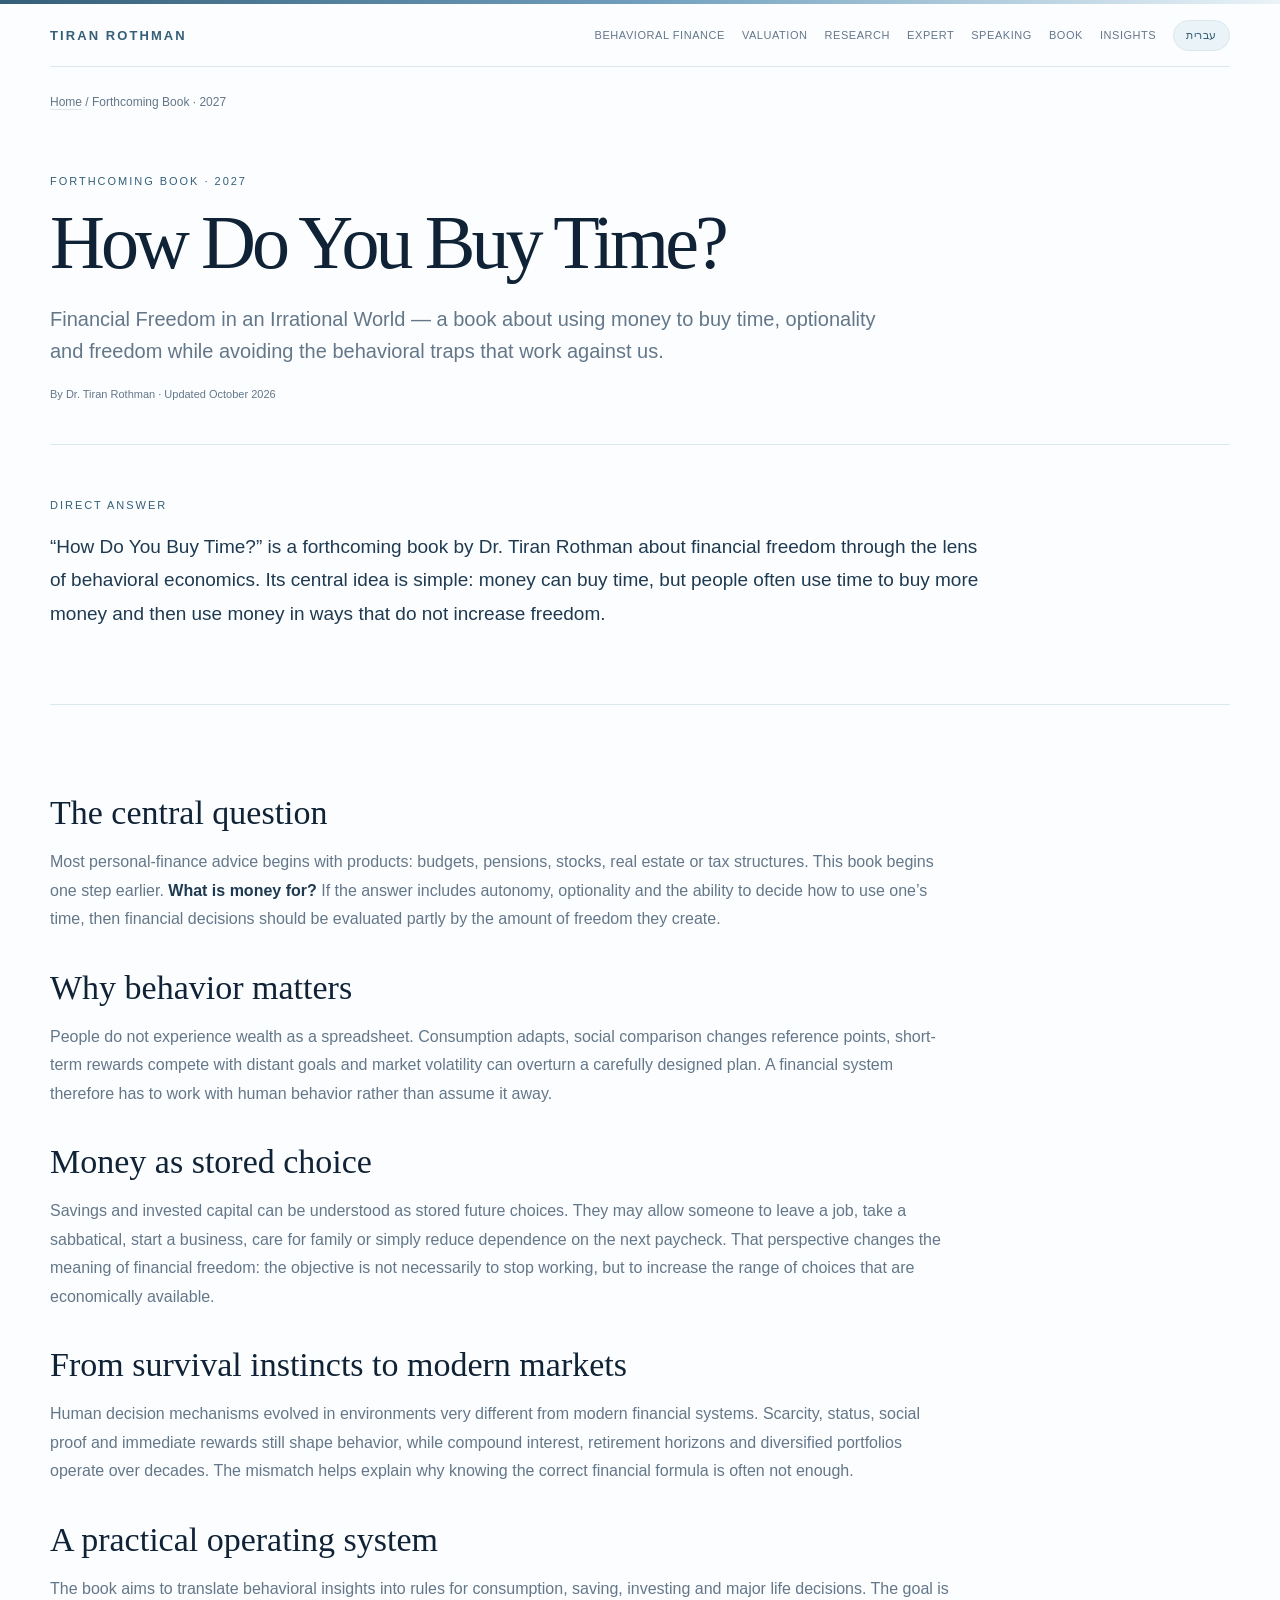
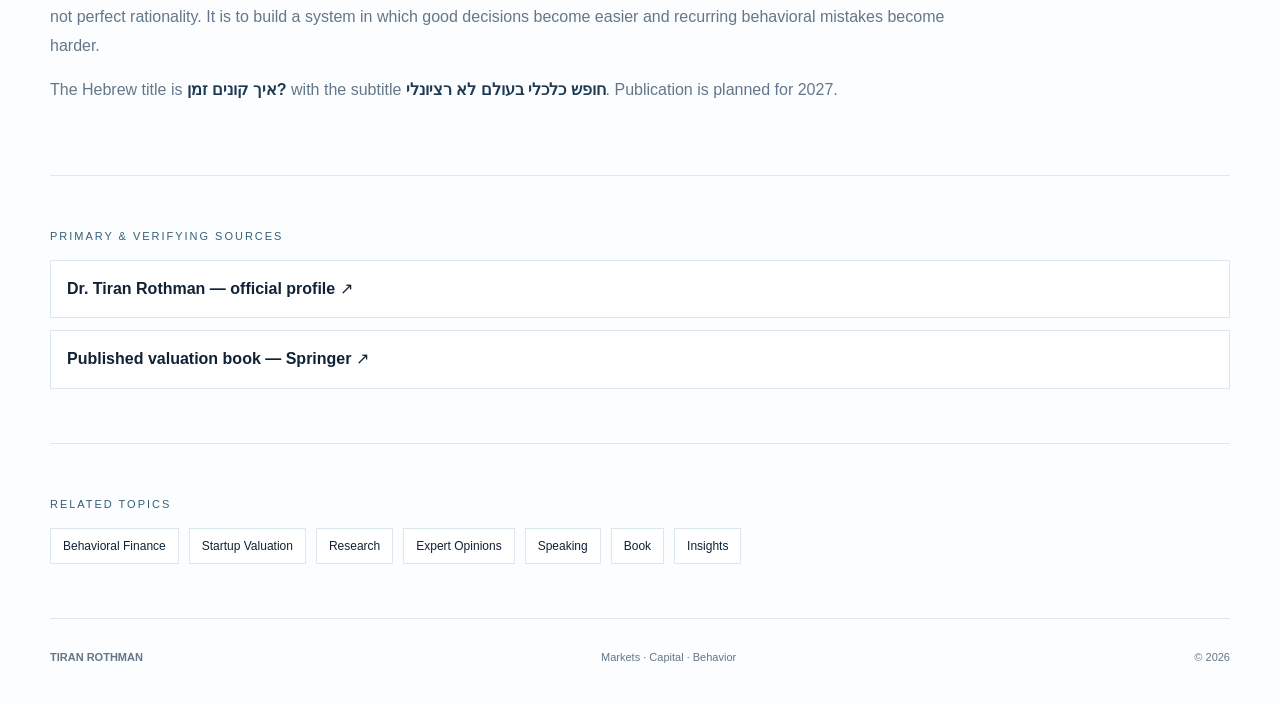
<file: book/index.html>
<!DOCTYPE html>

<html dir="ltr" lang="en"><head><meta charset="utf-8"/><meta content="width=device-width, initial-scale=1, viewport-fit=cover" name="viewport"/><title>How Do You Buy Time? | Dr. Tiran Rothman</title><meta content="How Do You Buy Time? Financial Freedom in an Irrational World — a forthcoming book by Dr. Tiran Rothman on money, time, behavior and financial freedom." name="description"/><meta content="Dr. Tiran Rothman" name="author"/><meta content="index,follow,max-image-preview:large,max-snippet:-1,max-video-preview:-1" name="robots"/><meta content="index,follow,max-image-preview:large,max-snippet:-1,max-video-preview:-1" name="googlebot"/><meta content="#355f78" name="theme-color"/><meta content="strict-origin-when-cross-origin" name="referrer"/><link href="https://tiranrothman.com/book/" rel="canonical"/><link href="/favicon.svg" rel="icon" type="image/svg+xml"/><link href="/assets/apple-touch-icon.png" rel="apple-touch-icon"/><link href="/site.webmanifest" rel="manifest"/><meta content="website" property="og:type"/><meta content="Tiran Rothman" property="og:site_name"/><meta content="How Do You Buy Time? | Dr. Tiran Rothman" property="og:title"/><meta content="How Do You Buy Time? Financial Freedom in an Irrational World — a forthcoming book by Dr. Tiran Rothman on money, time, behavior and financial freedom." property="og:description"/><meta content="https://tiranrothman.com/book/" property="og:url"/><meta content="https://tiranrothman.com/assets/social-card.png" property="og:image"/><meta content="https://tiranrothman.com/assets/social-card.png" property="og:image:secure_url"/><meta content="image/png" property="og:image:type"/><meta content="1200" property="og:image:width"/><meta content="630" property="og:image:height"/><meta content="Dr. Tiran Rothman — Markets, Capital, Behavior" property="og:image:alt"/><meta content="en_US" property="og:locale"/><meta content="summary_large_image" name="twitter:card"/><meta content="How Do You Buy Time? | Dr. Tiran Rothman" name="twitter:title"/><meta content="How Do You Buy Time? Financial Freedom in an Irrational World — a forthcoming book by Dr. Tiran Rothman on money, time, behavior and financial freedom." name="twitter:description"/><meta content="https://tiranrothman.com/assets/social-card.png" name="twitter:image"/><link href="/assets/site.css" rel="stylesheet"/><script type="application/ld+json">{"@context":"https://schema.org","@graph":[{"@type":"WebSite","@id":"https://tiranrothman.com/#website","url":"https://tiranrothman.com/","name":"Dr. Tiran Rothman","inLanguage":["en","he"],"publisher":{"@id":"https://tiranrothman.com/#person"}},{"@type":"Person","@id":"https://tiranrothman.com/#person","name":"Dr. Tiran Rothman","alternateName":["Tiran Rothman","ד״ר טיראן רוטמן","טיראן רוטמן"],"givenName":"Tiran","familyName":"Rothman","url":"https://tiranrothman.com/","image":{"@type":"ImageObject","url":"https://tiranrothman.com/assets/tiran-rothman-profile.jpg","width":800,"height":800},"email":"mailto:tiran@b-economics.com","description":"Economist, investor, behavioral finance researcher, author, speaker and strategic advisor working across valuation, venture capital, financial markets and decision making.","jobTitle":["Economist","Investor","Strategic Advisor","Researcher","Author","Speaker"],"knowsAbout":["Behavioral Finance","Behavioral Economics","Startup Valuation","Venture Capital","Investment Strategy","Fundraising","Financial Markets","Board Strategy","Economic Expert Opinions","Complex Financial Systems"],"sameAs":["https://www.linkedin.com/in/tiran-rothman-01b1836/","https://www.instagram.com/tiran.rothman/","https://www.researchgate.net/profile/Tiran-Rothman-2","https://www.youtube.com/@tiranrothman178","https://b-economics.com/"],"award":"TheMarker 40 Under 40 (2018)","subjectOf":{"@type":"WebPage","url":"https://www.themarker.com/magazine/2018-11-05/ty-article-static/0000017f-db7f-d856-a37f-ffff00760000","name":"TheMarker 40 Under 40, 2018"}},{"@type":"WebPage","@id":"https://tiranrothman.com/book/#page","url":"https://tiranrothman.com/book/","name":"How Do You Buy Time? | Dr. Tiran Rothman","description":"How Do You Buy Time? Financial Freedom in an Irrational World — a forthcoming book by Dr. Tiran Rothman on money, time, behavior and financial freedom.","inLanguage":"en","dateModified":"2026-10-04","isPartOf":{"@id":"https://tiranrothman.com/#website"},"about":{"@id":"https://tiranrothman.com/#person"},"mainEntity":{"@id":"https://tiranrothman.com/#person"}},{"@type":"Article","@id":"https://tiranrothman.com/book/#article","headline":"How Do You Buy Time?","description":"How Do You Buy Time? Financial Freedom in an Irrational World — a forthcoming book by Dr. Tiran Rothman on money, time, behavior and financial freedom.","datePublished":"2026-10-04","dateModified":"2026-10-04","author":{"@id":"https://tiranrothman.com/#person"},"publisher":{"@id":"https://tiranrothman.com/#person"},"mainEntityOfPage":{"@id":"https://tiranrothman.com/book/#page"},"image":"https://tiranrothman.com/assets/social-card.png","inLanguage":"en"},{"@type":"BreadcrumbList","@id":"https://tiranrothman.com/book/#breadcrumbs","itemListElement":[{"@type":"ListItem","position":1,"name":"Home","item":"https://tiranrothman.com/"},{"@type":"ListItem","position":2,"name":"How Do You Buy Time?","item":"https://tiranrothman.com/book/"}]}]}</script></head><body class=""><a class="skip-link" href="#main">Skip to content</a><div class="topline"></div><div class="wrap"><nav><a class="brand" href="/">TIRAN ROTHMAN</a><div class="navlinks"><a href="/behavioral-finance/">BEHAVIORAL FINANCE</a><a href="/startup-valuation/">VALUATION</a><a href="/research/">RESEARCH</a><a href="/expert-opinions/">EXPERT</a><a href="/speaking/">SPEAKING</a><a href="/book/">BOOK</a><a href="/insights/">INSIGHTS</a><a class="lang-link" href="/he/" hreflang="he">עברית</a><button aria-expanded="false" aria-label="Open navigation" class="menu-btn" id="menu" type="button">☰</button></div></nav><main id="main"><div class="breadcrumbs"><a href="/">Home</a> / Forthcoming Book · 2027</div><header class="topic-hero"><div class="kicker">FORTHCOMING BOOK · 2027</div><h1>How Do You Buy Time?</h1><p class="lead">Financial Freedom in an Irrational World — a book about using money to buy time, optionality and freedom while avoiding the behavioral traps that work against us.</p><div class="reading-meta">By Dr. Tiran Rothman · Updated October 2026</div></header><section><div class="eyebrow">DIRECT ANSWER</div><p class="answer">“How Do You Buy Time?” is a forthcoming book by Dr. Tiran Rothman about financial freedom through the lens of behavioral economics. Its central idea is simple: money can buy time, but people often use time to buy more money and then use money in ways that do not increase freedom.</p></section><section><div class="prose"><h2>The central question</h2><p>Most personal-finance advice begins with products: budgets, pensions, stocks, real estate or tax structures. This book begins one step earlier. <strong>What is money for?</strong> If the answer includes autonomy, optionality and the ability to decide how to use one’s time, then financial decisions should be evaluated partly by the amount of freedom they create.</p><h2>Why behavior matters</h2><p>People do not experience wealth as a spreadsheet. Consumption adapts, social comparison changes reference points, short-term rewards compete with distant goals and market volatility can overturn a carefully designed plan. A financial system therefore has to work with human behavior rather than assume it away.</p><h2>Money as stored choice</h2><p>Savings and invested capital can be understood as stored future choices. They may allow someone to leave a job, take a sabbatical, start a business, care for family or simply reduce dependence on the next paycheck. That perspective changes the meaning of financial freedom: the objective is not necessarily to stop working, but to increase the range of choices that are economically available.</p><h2>From survival instincts to modern markets</h2><p>Human decision mechanisms evolved in environments very different from modern financial systems. Scarcity, status, social proof and immediate rewards still shape behavior, while compound interest, retirement horizons and diversified portfolios operate over decades. The mismatch helps explain why knowing the correct financial formula is often not enough.</p><h2>A practical operating system</h2><p>The book aims to translate behavioral insights into rules for consumption, saving, investing and major life decisions. The goal is not perfect rationality. It is to build a system in which good decisions become easier and recurring behavioral mistakes become harder.</p><p>The Hebrew title is <strong>איך קונים זמן?</strong> with the subtitle <strong>חופש כלכלי בעולם לא רציונלי</strong>. Publication is planned for 2027.</p></div></section><section><div class="eyebrow">PRIMARY &amp; VERIFYING SOURCES</div><div class="source-list"><a href="https://tiranrothman.com/" rel="noopener noreferrer" target="_blank"><strong>Dr. Tiran Rothman — official profile</strong> ↗</a><a href="https://link.springer.com/book/10.1007/978-3-030-38847-8" rel="noopener noreferrer" target="_blank"><strong>Published valuation book — Springer</strong> ↗</a></div></section><section><div class="eyebrow">RELATED TOPICS</div><div class="related"><a href="/behavioral-finance/">Behavioral Finance</a><a href="/startup-valuation/">Startup Valuation</a><a href="/research/">Research</a><a href="/expert-opinions/">Expert Opinions</a><a href="/speaking/">Speaking</a><a href="/book/">Book</a><a href="/insights/">Insights</a></div></section></main><footer><strong>TIRAN ROTHMAN</strong><span>Markets · Capital · Behavior</span><span>© 2026</span></footer></div><script defer="" src="/assets/site.js"></script></body></html>
</file>
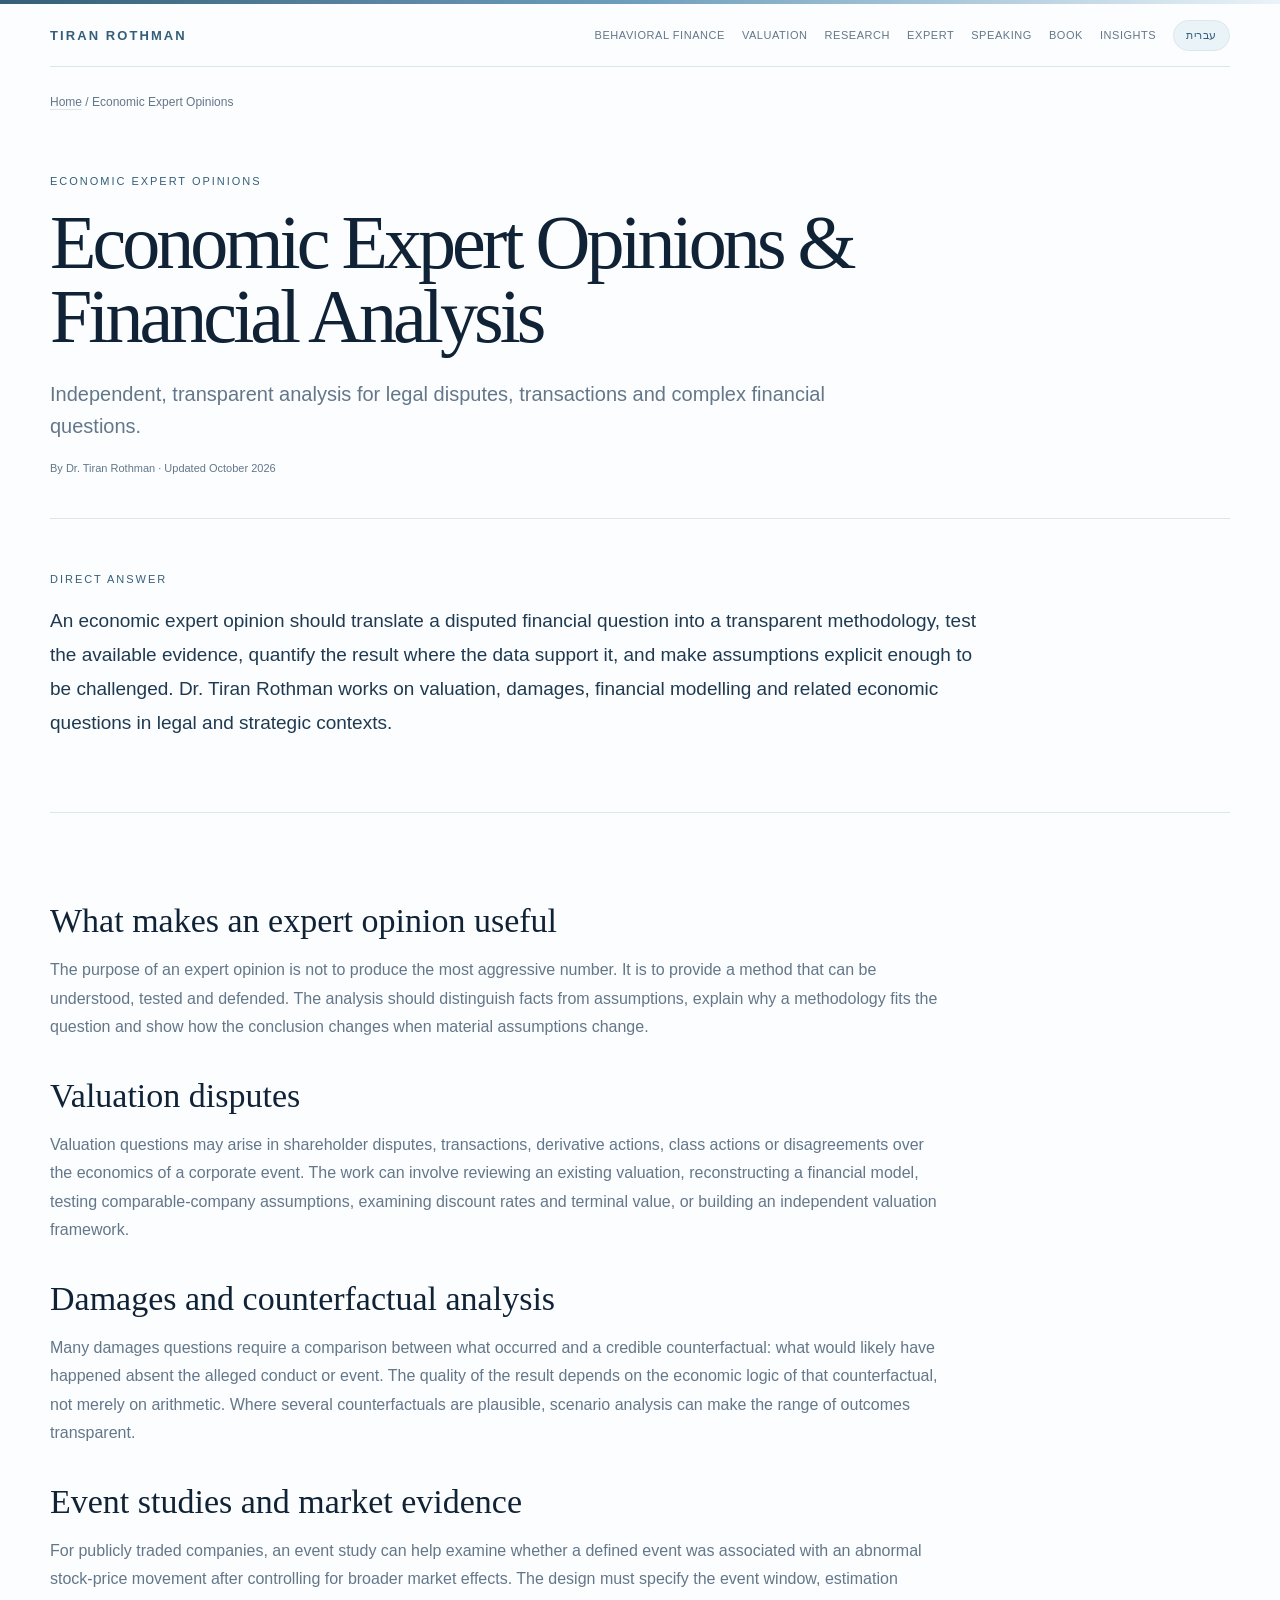
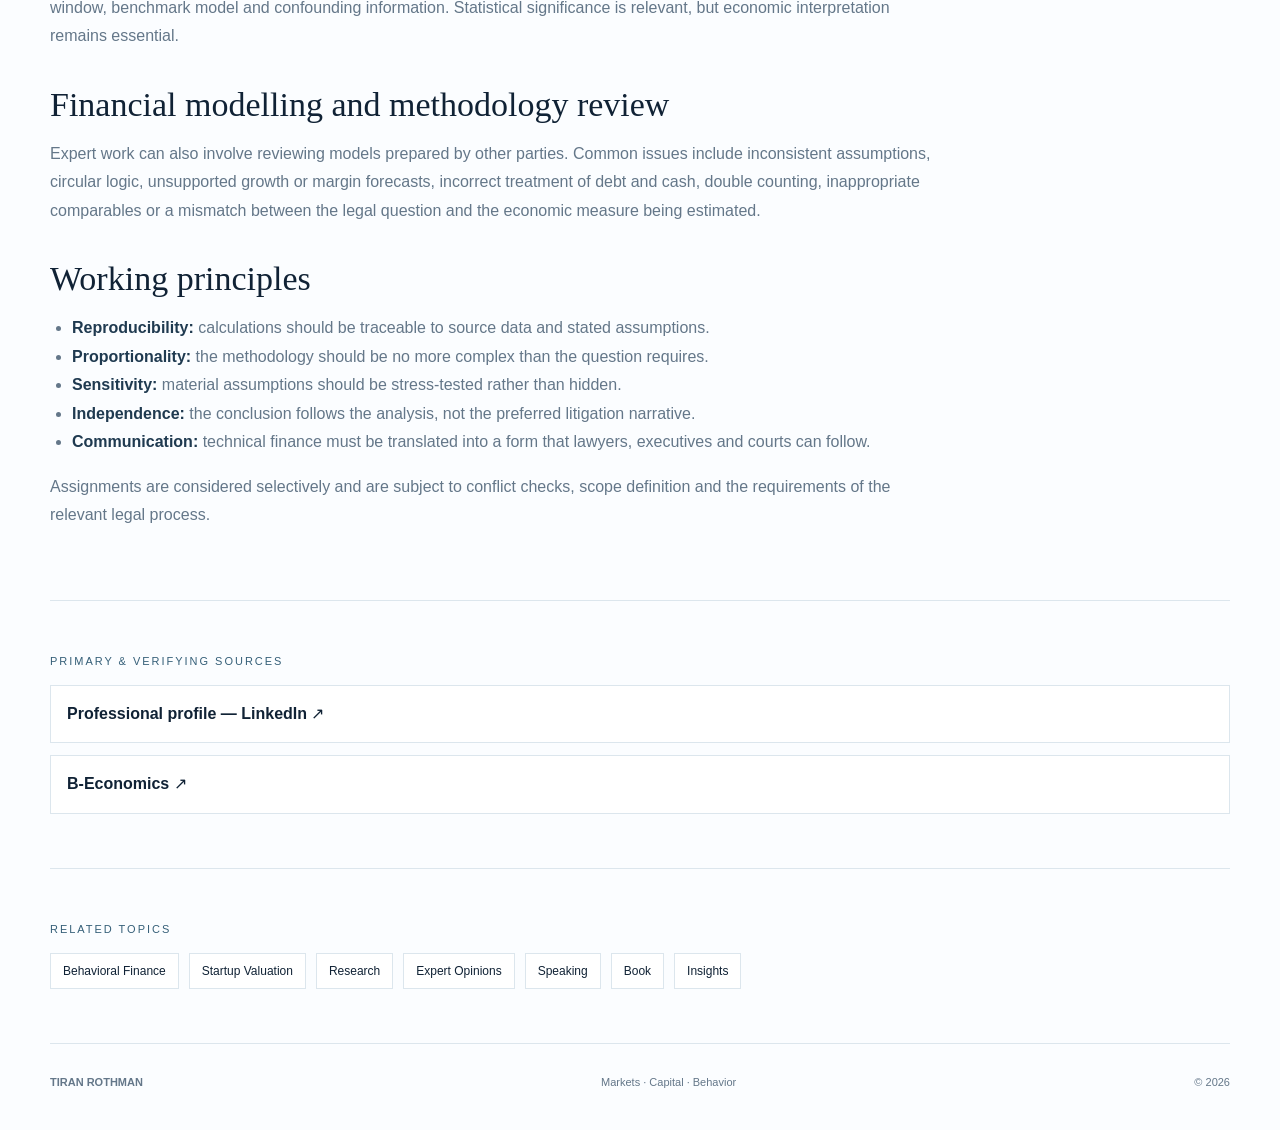
<file: expert-opinions/index.html>
<!DOCTYPE html>

<html dir="ltr" lang="en"><head><meta charset="utf-8"/><meta content="width=device-width, initial-scale=1, viewport-fit=cover" name="viewport"/><title>Economic Expert Opinions &amp; Valuation | Dr. Tiran Rothman</title><meta content="Independent economic expert analysis by Dr. Tiran Rothman across valuation, damages, financial modelling, event studies and complex commercial disputes." name="description"/><meta content="Dr. Tiran Rothman" name="author"/><meta content="index,follow,max-image-preview:large,max-snippet:-1,max-video-preview:-1" name="robots"/><meta content="index,follow,max-image-preview:large,max-snippet:-1,max-video-preview:-1" name="googlebot"/><meta content="#355f78" name="theme-color"/><meta content="strict-origin-when-cross-origin" name="referrer"/><link href="https://tiranrothman.com/expert-opinions/" rel="canonical"/><link href="/favicon.svg" rel="icon" type="image/svg+xml"/><link href="/assets/apple-touch-icon.png" rel="apple-touch-icon"/><link href="/site.webmanifest" rel="manifest"/><meta content="website" property="og:type"/><meta content="Tiran Rothman" property="og:site_name"/><meta content="Economic Expert Opinions &amp; Valuation | Dr. Tiran Rothman" property="og:title"/><meta content="Independent economic expert analysis by Dr. Tiran Rothman across valuation, damages, financial modelling, event studies and complex commercial disputes." property="og:description"/><meta content="https://tiranrothman.com/expert-opinions/" property="og:url"/><meta content="https://tiranrothman.com/assets/social-card.png" property="og:image"/><meta content="https://tiranrothman.com/assets/social-card.png" property="og:image:secure_url"/><meta content="image/png" property="og:image:type"/><meta content="1200" property="og:image:width"/><meta content="630" property="og:image:height"/><meta content="Dr. Tiran Rothman — Markets, Capital, Behavior" property="og:image:alt"/><meta content="en_US" property="og:locale"/><meta content="summary_large_image" name="twitter:card"/><meta content="Economic Expert Opinions &amp; Valuation | Dr. Tiran Rothman" name="twitter:title"/><meta content="Independent economic expert analysis by Dr. Tiran Rothman across valuation, damages, financial modelling, event studies and complex commercial disputes." name="twitter:description"/><meta content="https://tiranrothman.com/assets/social-card.png" name="twitter:image"/><link href="/assets/site.css" rel="stylesheet"/><script type="application/ld+json">{"@context":"https://schema.org","@graph":[{"@type":"WebSite","@id":"https://tiranrothman.com/#website","url":"https://tiranrothman.com/","name":"Dr. Tiran Rothman","inLanguage":["en","he"],"publisher":{"@id":"https://tiranrothman.com/#person"}},{"@type":"Person","@id":"https://tiranrothman.com/#person","name":"Dr. Tiran Rothman","alternateName":["Tiran Rothman","ד״ר טיראן רוטמן","טיראן רוטמן"],"givenName":"Tiran","familyName":"Rothman","url":"https://tiranrothman.com/","image":{"@type":"ImageObject","url":"https://tiranrothman.com/assets/tiran-rothman-profile.jpg","width":800,"height":800},"email":"mailto:tiran@b-economics.com","description":"Economist, investor, behavioral finance researcher, author, speaker and strategic advisor working across valuation, venture capital, financial markets and decision making.","jobTitle":["Economist","Investor","Strategic Advisor","Researcher","Author","Speaker"],"knowsAbout":["Behavioral Finance","Behavioral Economics","Startup Valuation","Venture Capital","Investment Strategy","Fundraising","Financial Markets","Board Strategy","Economic Expert Opinions","Complex Financial Systems"],"sameAs":["https://www.linkedin.com/in/tiran-rothman-01b1836/","https://www.instagram.com/tiran.rothman/","https://www.researchgate.net/profile/Tiran-Rothman-2","https://www.youtube.com/@tiranrothman178","https://b-economics.com/"],"award":"TheMarker 40 Under 40 (2018)","subjectOf":{"@type":"WebPage","url":"https://www.themarker.com/magazine/2018-11-05/ty-article-static/0000017f-db7f-d856-a37f-ffff00760000","name":"TheMarker 40 Under 40, 2018"}},{"@type":"WebPage","@id":"https://tiranrothman.com/expert-opinions/#page","url":"https://tiranrothman.com/expert-opinions/","name":"Economic Expert Opinions & Valuation | Dr. Tiran Rothman","description":"Independent economic expert analysis by Dr. Tiran Rothman across valuation, damages, financial modelling, event studies and complex commercial disputes.","inLanguage":"en","dateModified":"2026-10-04","isPartOf":{"@id":"https://tiranrothman.com/#website"},"about":{"@id":"https://tiranrothman.com/#person"},"mainEntity":{"@id":"https://tiranrothman.com/#person"}},{"@type":"Article","@id":"https://tiranrothman.com/expert-opinions/#article","headline":"Economic Expert Opinions & Financial Analysis","description":"Independent economic expert analysis by Dr. Tiran Rothman across valuation, damages, financial modelling, event studies and complex commercial disputes.","datePublished":"2026-10-04","dateModified":"2026-10-04","author":{"@id":"https://tiranrothman.com/#person"},"publisher":{"@id":"https://tiranrothman.com/#person"},"mainEntityOfPage":{"@id":"https://tiranrothman.com/expert-opinions/#page"},"image":"https://tiranrothman.com/assets/social-card.png","inLanguage":"en"},{"@type":"BreadcrumbList","@id":"https://tiranrothman.com/expert-opinions/#breadcrumbs","itemListElement":[{"@type":"ListItem","position":1,"name":"Home","item":"https://tiranrothman.com/"},{"@type":"ListItem","position":2,"name":"Economic Expert Opinions & Financial Analysis","item":"https://tiranrothman.com/expert-opinions/"}]}]}</script></head><body class=""><a class="skip-link" href="#main">Skip to content</a><div class="topline"></div><div class="wrap"><nav><a class="brand" href="/">TIRAN ROTHMAN</a><div class="navlinks"><a href="/behavioral-finance/">BEHAVIORAL FINANCE</a><a href="/startup-valuation/">VALUATION</a><a href="/research/">RESEARCH</a><a href="/expert-opinions/">EXPERT</a><a href="/speaking/">SPEAKING</a><a href="/book/">BOOK</a><a href="/insights/">INSIGHTS</a><a class="lang-link" href="/he/" hreflang="he">עברית</a><button aria-expanded="false" aria-label="Open navigation" class="menu-btn" id="menu" type="button">☰</button></div></nav><main id="main"><div class="breadcrumbs"><a href="/">Home</a> / Economic Expert Opinions</div><header class="topic-hero"><div class="kicker">ECONOMIC EXPERT OPINIONS</div><h1>Economic Expert Opinions &amp; Financial Analysis</h1><p class="lead">Independent, transparent analysis for legal disputes, transactions and complex financial questions.</p><div class="reading-meta">By Dr. Tiran Rothman · Updated October 2026</div></header><section><div class="eyebrow">DIRECT ANSWER</div><p class="answer">An economic expert opinion should translate a disputed financial question into a transparent methodology, test the available evidence, quantify the result where the data support it, and make assumptions explicit enough to be challenged. Dr. Tiran Rothman works on valuation, damages, financial modelling and related economic questions in legal and strategic contexts.</p></section><section><div class="prose"><h2>What makes an expert opinion useful</h2><p>The purpose of an expert opinion is not to produce the most aggressive number. It is to provide a method that can be understood, tested and defended. The analysis should distinguish facts from assumptions, explain why a methodology fits the question and show how the conclusion changes when material assumptions change.</p><h2>Valuation disputes</h2><p>Valuation questions may arise in shareholder disputes, transactions, derivative actions, class actions or disagreements over the economics of a corporate event. The work can involve reviewing an existing valuation, reconstructing a financial model, testing comparable-company assumptions, examining discount rates and terminal value, or building an independent valuation framework.</p><h2>Damages and counterfactual analysis</h2><p>Many damages questions require a comparison between what occurred and a credible counterfactual: what would likely have happened absent the alleged conduct or event. The quality of the result depends on the economic logic of that counterfactual, not merely on arithmetic. Where several counterfactuals are plausible, scenario analysis can make the range of outcomes transparent.</p><h2>Event studies and market evidence</h2><p>For publicly traded companies, an event study can help examine whether a defined event was associated with an abnormal stock-price movement after controlling for broader market effects. The design must specify the event window, estimation window, benchmark model and confounding information. Statistical significance is relevant, but economic interpretation remains essential.</p><h2>Financial modelling and methodology review</h2><p>Expert work can also involve reviewing models prepared by other parties. Common issues include inconsistent assumptions, circular logic, unsupported growth or margin forecasts, incorrect treatment of debt and cash, double counting, inappropriate comparables or a mismatch between the legal question and the economic measure being estimated.</p><h2>Working principles</h2><ul><li><strong>Reproducibility:</strong> calculations should be traceable to source data and stated assumptions.</li><li><strong>Proportionality:</strong> the methodology should be no more complex than the question requires.</li><li><strong>Sensitivity:</strong> material assumptions should be stress-tested rather than hidden.</li><li><strong>Independence:</strong> the conclusion follows the analysis, not the preferred litigation narrative.</li><li><strong>Communication:</strong> technical finance must be translated into a form that lawyers, executives and courts can follow.</li></ul><p>Assignments are considered selectively and are subject to conflict checks, scope definition and the requirements of the relevant legal process.</p></div></section><section><div class="eyebrow">PRIMARY &amp; VERIFYING SOURCES</div><div class="source-list"><a href="https://www.linkedin.com/in/tiran-rothman-01b1836/" rel="noopener noreferrer" target="_blank"><strong>Professional profile — LinkedIn</strong> ↗</a><a href="https://b-economics.com/" rel="noopener noreferrer" target="_blank"><strong>B-Economics</strong> ↗</a></div></section><section><div class="eyebrow">RELATED TOPICS</div><div class="related"><a href="/behavioral-finance/">Behavioral Finance</a><a href="/startup-valuation/">Startup Valuation</a><a href="/research/">Research</a><a href="/expert-opinions/">Expert Opinions</a><a href="/speaking/">Speaking</a><a href="/book/">Book</a><a href="/insights/">Insights</a></div></section></main><footer><strong>TIRAN ROTHMAN</strong><span>Markets · Capital · Behavior</span><span>© 2026</span></footer></div><script defer="" src="/assets/site.js"></script></body></html>
</file>
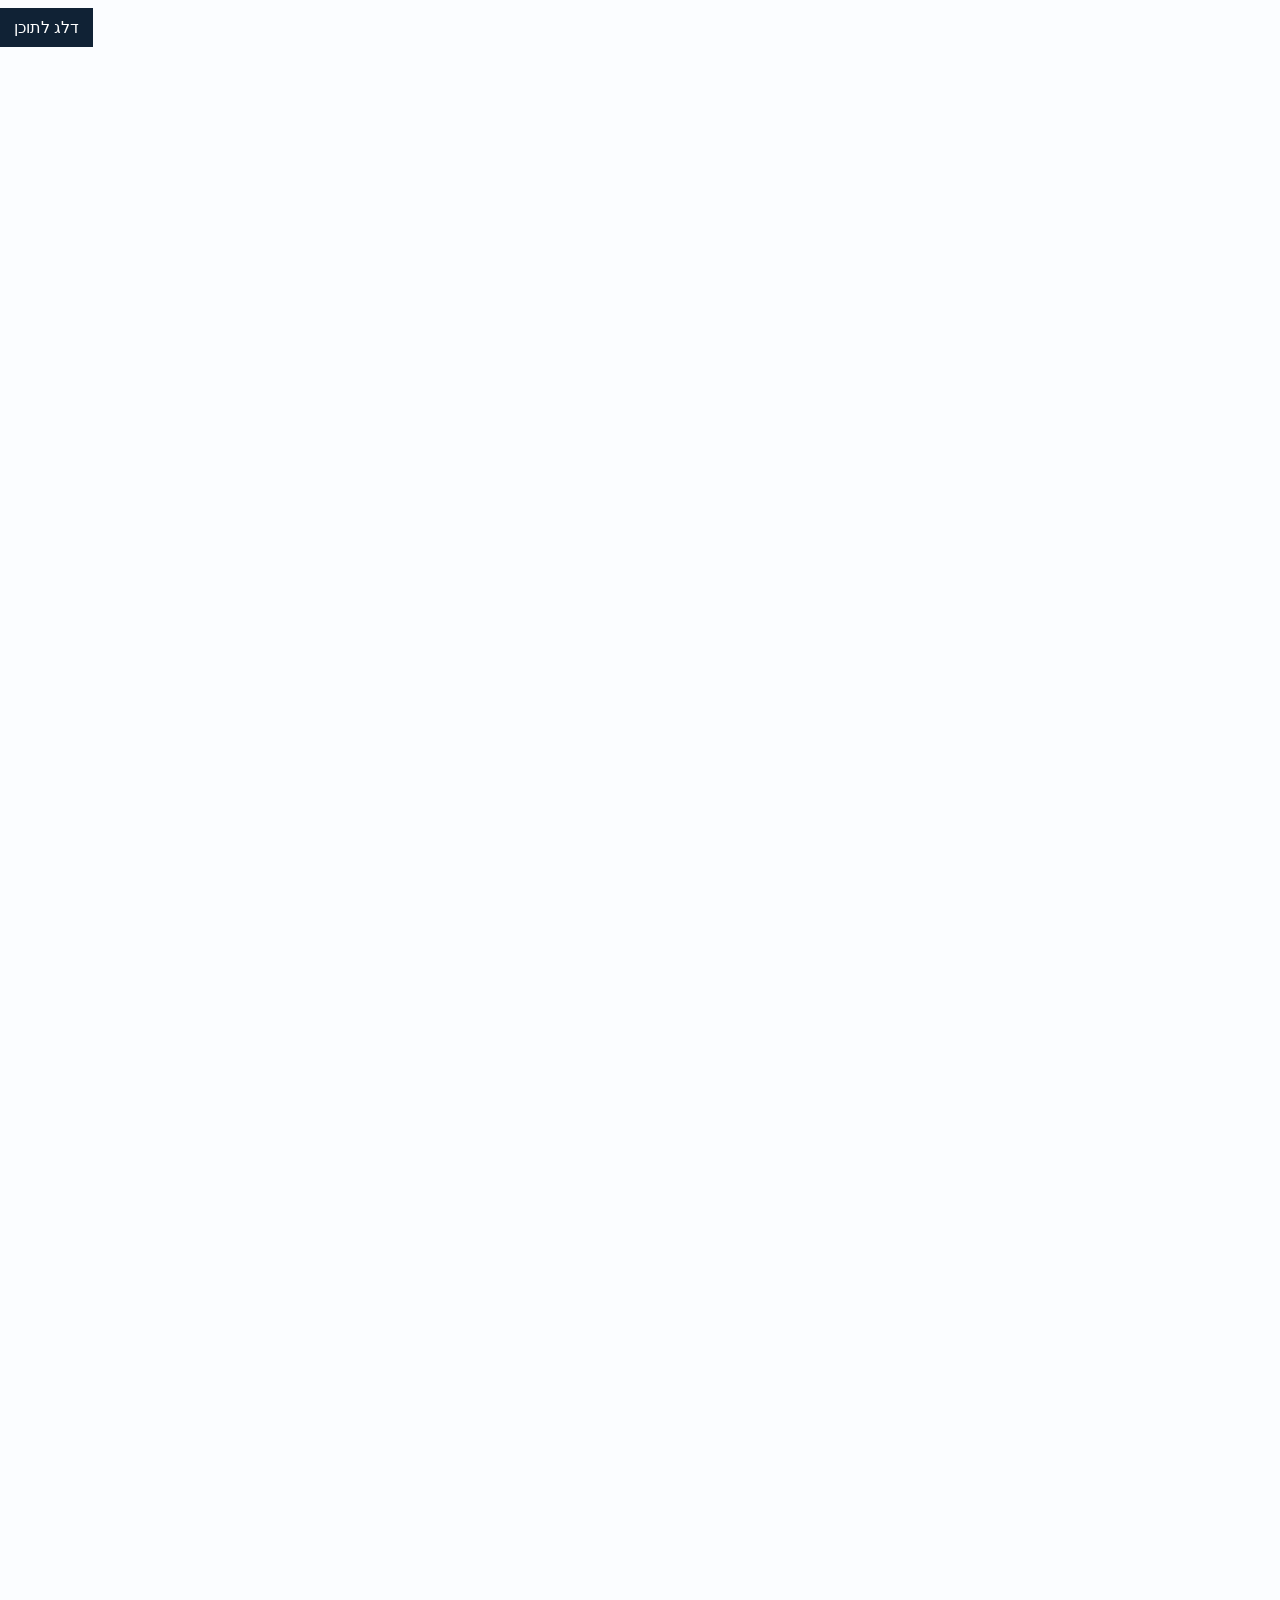
<file: he/index.html>
<!DOCTYPE html>
<html dir="rtl" lang="he"><head><meta charset="utf-8"/><meta content="width=device-width, initial-scale=1, viewport-fit=cover" name="viewport"/><title>ד״ר טיראן רוטמן | כלכלה התנהגותית, הערכות שווי והשקעות</title><meta content="האתר הרשמי של ד״ר טיראן רוטמן: כלכלן, משקיע וחוקר כלכלה התנהגותית העוסק בהערכות שווי, הון סיכון, שווקים פיננסיים וקבלת החלטות." name="description"/><meta content="Dr. Tiran Rothman" name="author"/><meta content="index,follow,max-image-preview:large,max-snippet:-1,max-video-preview:-1" name="robots"/><meta content="index,follow,max-image-preview:large,max-snippet:-1,max-video-preview:-1" name="googlebot"/><meta content="#355f78" name="theme-color"/><meta content="strict-origin-when-cross-origin" name="referrer"/><link href="https://tiranrothman.com/he/" rel="canonical"/><link href="https://tiranrothman.com/he/" hreflang="he" rel="alternate"/><link href="https://tiranrothman.com/" hreflang="en" rel="alternate"/><link href="https://tiranrothman.com/" hreflang="x-default" rel="alternate"/><link href="/favicon.svg" rel="icon" type="image/svg+xml"/><link href="/assets/apple-touch-icon.png" rel="apple-touch-icon"/><link href="/site.webmanifest" rel="manifest"/><meta content="profile" property="og:type"/><meta content="Tiran Rothman" property="og:site_name"/><meta content="ד״ר טיראן רוטמן | כלכלה התנהגותית, הערכות שווי והשקעות" property="og:title"/><meta content="האתר הרשמי של ד״ר טיראן רוטמן: כלכלן, משקיע וחוקר כלכלה התנהגותית העוסק בהערכות שווי, הון סיכון, שווקים פיננסיים וקבלת החלטות." property="og:description"/><meta content="https://tiranrothman.com/he/" property="og:url"/><meta content="https://tiranrothman.com/assets/social-card.png" property="og:image"/><meta content="https://tiranrothman.com/assets/social-card.png" property="og:image:secure_url"/><meta content="image/png" property="og:image:type"/><meta content="1200" property="og:image:width"/><meta content="630" property="og:image:height"/><meta content="Dr. Tiran Rothman — Markets, Capital, Behavior" property="og:image:alt"/><meta content="he_IL" property="og:locale"/><meta content="summary_large_image" name="twitter:card"/><meta content="ד״ר טיראן רוטמן | כלכלה התנהגותית, הערכות שווי והשקעות" name="twitter:title"/><meta content="האתר הרשמי של ד״ר טיראן רוטמן: כלכלן, משקיע וחוקר כלכלה התנהגותית העוסק בהערכות שווי, הון סיכון, שווקים פיננסיים וקבלת החלטות." name="twitter:description"/><meta content="https://tiranrothman.com/assets/social-card.png" name="twitter:image"/><link href="/assets/site.css" rel="stylesheet"/><script type="application/ld+json">{"@context":"https://schema.org","@graph":[{"@type":"WebSite","@id":"https://tiranrothman.com/#website","url":"https://tiranrothman.com/","name":"Dr. Tiran Rothman","inLanguage":["en","he"],"publisher":{"@id":"https://tiranrothman.com/#person"}},{"@type":"Person","@id":"https://tiranrothman.com/#person","name":"Dr. Tiran Rothman","alternateName":["Tiran Rothman","ד״ר טיראן רוטמן","טיראן רוטמן"],"givenName":"Tiran","familyName":"Rothman","url":"https://tiranrothman.com/","image":{"@type":"ImageObject","url":"https://tiranrothman.com/assets/tiran-rothman-profile.jpg","width":800,"height":800},"email":"mailto:tiran@b-economics.com","description":"Economist, investor, behavioral finance researcher, author, speaker and strategic advisor working across valuation, venture capital, financial markets and decision making.","jobTitle":["Economist","Investor","Strategic Advisor","Researcher","Author","Speaker"],"knowsAbout":["Behavioral Finance","Behavioral Economics","Startup Valuation","Venture Capital","Investment Strategy","Fundraising","Financial Markets","Board Strategy","Economic Expert Opinions","Complex Financial Systems"],"sameAs":["https://www.linkedin.com/in/tiran-rothman-01b1836/","https://www.instagram.com/tiran.rothman/","https://www.researchgate.net/profile/Tiran-Rothman-2","https://www.youtube.com/@tiranrothman178","https://b-economics.com/"],"award":"TheMarker 40 Under 40 (2018)","subjectOf":{"@type":"WebPage","url":"https://www.themarker.com/magazine/2018-11-05/ty-article-static/0000017f-db7f-d856-a37f-ffff00760000","name":"TheMarker 40 Under 40, 2018"}},{"@type":"ProfilePage","@id":"https://tiranrothman.com/he/#page","url":"https://tiranrothman.com/he/","name":"ד״ר טיראן רוטמן | כלכלה התנהגותית, הערכות שווי והשקעות","description":"האתר הרשמי של ד״ר טיראן רוטמן: כלכלן, משקיע וחוקר כלכלה התנהגותית העוסק בהערכות שווי, הון סיכון, שווקים פיננסיים וקבלת החלטות.","inLanguage":"he","dateModified":"2026-10-04","isPartOf":{"@id":"https://tiranrothman.com/#website"},"about":{"@id":"https://tiranrothman.com/#person"},"mainEntity":{"@id":"https://tiranrothman.com/#person"}},{"@type":"Book","@id":"https://tiranrothman.com/#valuation-book","name":"Valuations of Early-Stage Companies and Disruptive Technologies","author":{"@id":"https://tiranrothman.com/#person"},"datePublished":"2020","isbn":"9783030388461","publisher":{"@type":"Organization","name":"Palgrave Macmillan"},"url":"https://link.springer.com/book/10.1007/978-3-030-38847-8"}]}</script></head><body class="rtl"><a class="skip-link" href="#main">דלג לתוכן</a><div class="topline"></div><div class="wrap"><nav><a class="brand" href="/">TIRAN ROTHMAN</a><div class="navlinks"><a href="/he/">ראשי</a><a href="/startup-valuation/">הערכות שווי</a><a href="/behavioral-finance/">כלכלה התנהגותית</a><a href="/research/">מחקר</a><a href="/expert-opinions/">חוות דעת</a><a href="/speaking/">הרצאות</a><a href="/book/">ספר</a><a class="lang-link" href="/" hreflang="en">English</a><button aria-expanded="false" aria-label="Open navigation" class="menu-btn" id="menu" type="button">☰</button></div></nav><main id="main"><header class="hero"><div><div class="kicker">ד״ר טיראן רוטמן</div><h1>כלכלה.<br/>שווקים.<br/>החלטות.<span class="hero-identity">כלכלן, משקיע וחוקר כלכלה התנהגותית</span></h1><p class="lead">אני פועל במפגש שבין שווקים פיננסיים, הקצאת הון, הערכות שווי, מערכות מורכבות וקבלת החלטות אנושית — ומשלב מחקר אקדמי עם עבודה מעשית בהשקעות, ייעוץ וקבלת החלטות ברמת הנהלה ודירקטוריון.</p><div class="hero-actions"><a class="btn primary" href="#about">אודות</a><a class="btn" href="#contact">יצירת קשר</a></div></div><div class="portrait-wrap"><img alt="ד״ר טיראן רוטמן, כלכלן, משקיע וחוקר כלכלה התנהגותית" fetchpriority="high" height="1000" src="/assets/tiran-rothman-portrait.jpg" width="800"/></div></header><section id="about"><div class="eyebrow">אודות</div><div class="display">פיננסים, מחקר ורעיונות.</div><div class="prose"><p><strong>ד״ר טיראן רוטמן</strong> הוא כלכלן, משקיע, חוקר ויועץ אסטרטגי העוסק בכלכלה התנהגותית, הערכות שווי, הון סיכון, שווקים פיננסיים וקבלת החלטות. עבודתו משלבת מחקר אקדמי עם ניסיון מעשי בגיוסי הון, השקעות, מודלים פיננסיים וייעוץ אסטרטגי.</p><p>תחום מרכזי בעבודתו הוא <strong>כלכלה התנהגותית של השקעות</strong>: האופן שבו קשב, הטיות, השפעה חברתית, נקודות ייחוס ואי־ודאות משפיעים על החלטות משקיעים ועל התנהגות שווקים. במקביל הוא עוסק בהערכת חברות צעירות וטכנולוגיות משבשות, תחום שעליו פרסם את הספר <em>Valuations of Early-Stage Companies and Disruptive Technologies</em> בהוצאת Palgrave Macmillan.</p><p>המחקר שלו עוסק גם בשאלה רחבה יותר: כיצד מערכות פיננסיות משמרות ידע, מסתגלות ומשתנות לאורך זמן, וכיצד האינטראקציה בין מוסדות, אסטרטגיות והתנהגות אנושית יוצרת תוצאות ברמת המערכת.</p></div><dl class="facts"><div class="fact"><dt>שם</dt><dd>ד״ר טיראן רוטמן</dd></div><div class="fact"><dt>תחומי עיסוק</dt><dd>כלכלה התנהגותית, הערכות שווי, הון סיכון ושווקים פיננסיים</dd></div><div class="fact"><dt>ספר שפורסם</dt><dd>Valuations of Early-Stage Companies and Disruptive Technologies, 2020</dd></div><div class="fact"><dt>פעילות</dt><dd>ישראל ופעילות בינלאומית</dd></div><div class="fact"><dt>הכרה</dt><dd><a href="https://www.themarker.com/magazine/2018-11-05/ty-article-static/0000017f-db7f-d856-a37f-ffff00760000" rel="noopener noreferrer" target="_blank">TheMarker 40 Under 40, 2018 ↗</a></dd></div></dl></section><section><div class="eyebrow">תחומי מומחיות</div><div class="topic-grid"><a class="topic-card" href="/behavioral-finance/"><h3>כלכלה התנהגותית</h3><p>התנהגות משקיעים, הטיות, סיכון וקבלת החלטות בתנאי אי־ודאות.</p></a><a class="topic-card" href="/startup-valuation/"><h3>הערכות שווי</h3><p>חברות צעירות, טכנולוגיות משבשות, תרחישים ומבני מימון.</p></a><a class="topic-card" href="/expert-opinions/"><h3>חוות דעת כלכליות</h3><p>הערכות שווי, נזקים, מודלים פיננסיים וניתוח כלכלי בסכסוכים מורכבים.</p></a><a class="topic-card" href="/speaking/"><h3>הרצאות</h3><p>כלכלה התנהגותית, חופש כלכלי, פסיכולוגיה של השקעות וקבלת החלטות.</p></a></div></section><section><div class="eyebrow">הספר הבא</div><div class="prose"><h2>איך קונים זמן?</h2><p><strong>חופש כלכלי בעולם לא רציונלי</strong> הוא ספר עתידי העוסק בכסף ככלי לקניית זמן, בחירה וחופש, ובמלכודות ההתנהגותיות שמקשות עלינו להגיע לשם. הספר מתוכנן לפרסום ב־2027.</p><p><a class="textlink" href="/book/">על הספר →</a></p></div></section><section id="contact"><div class="contact"><div><div class="eyebrow">יצירת קשר</div><div class="display" style="font-size:36px">השקעות, ייעוץ, דירקטוריונים, חוות דעת והרצאות.</div></div><div class="connect"><a class="btn primary" href="mailto:tiran@b-economics.com">אימייל</a><a class="btn" href="https://wa.me/972526645234" rel="noopener noreferrer" target="_blank">WhatsApp</a><a class="btn" href="https://www.linkedin.com/in/tiran-rothman-01b1836/" rel="noopener noreferrer" target="_blank">LinkedIn</a></div></div></section></main><footer><strong>TIRAN ROTHMAN</strong><span>Markets · Capital · Behavior</span><span>© 2026</span></footer></div><script defer="" src="/assets/site.js"></script></body></html>
</file>
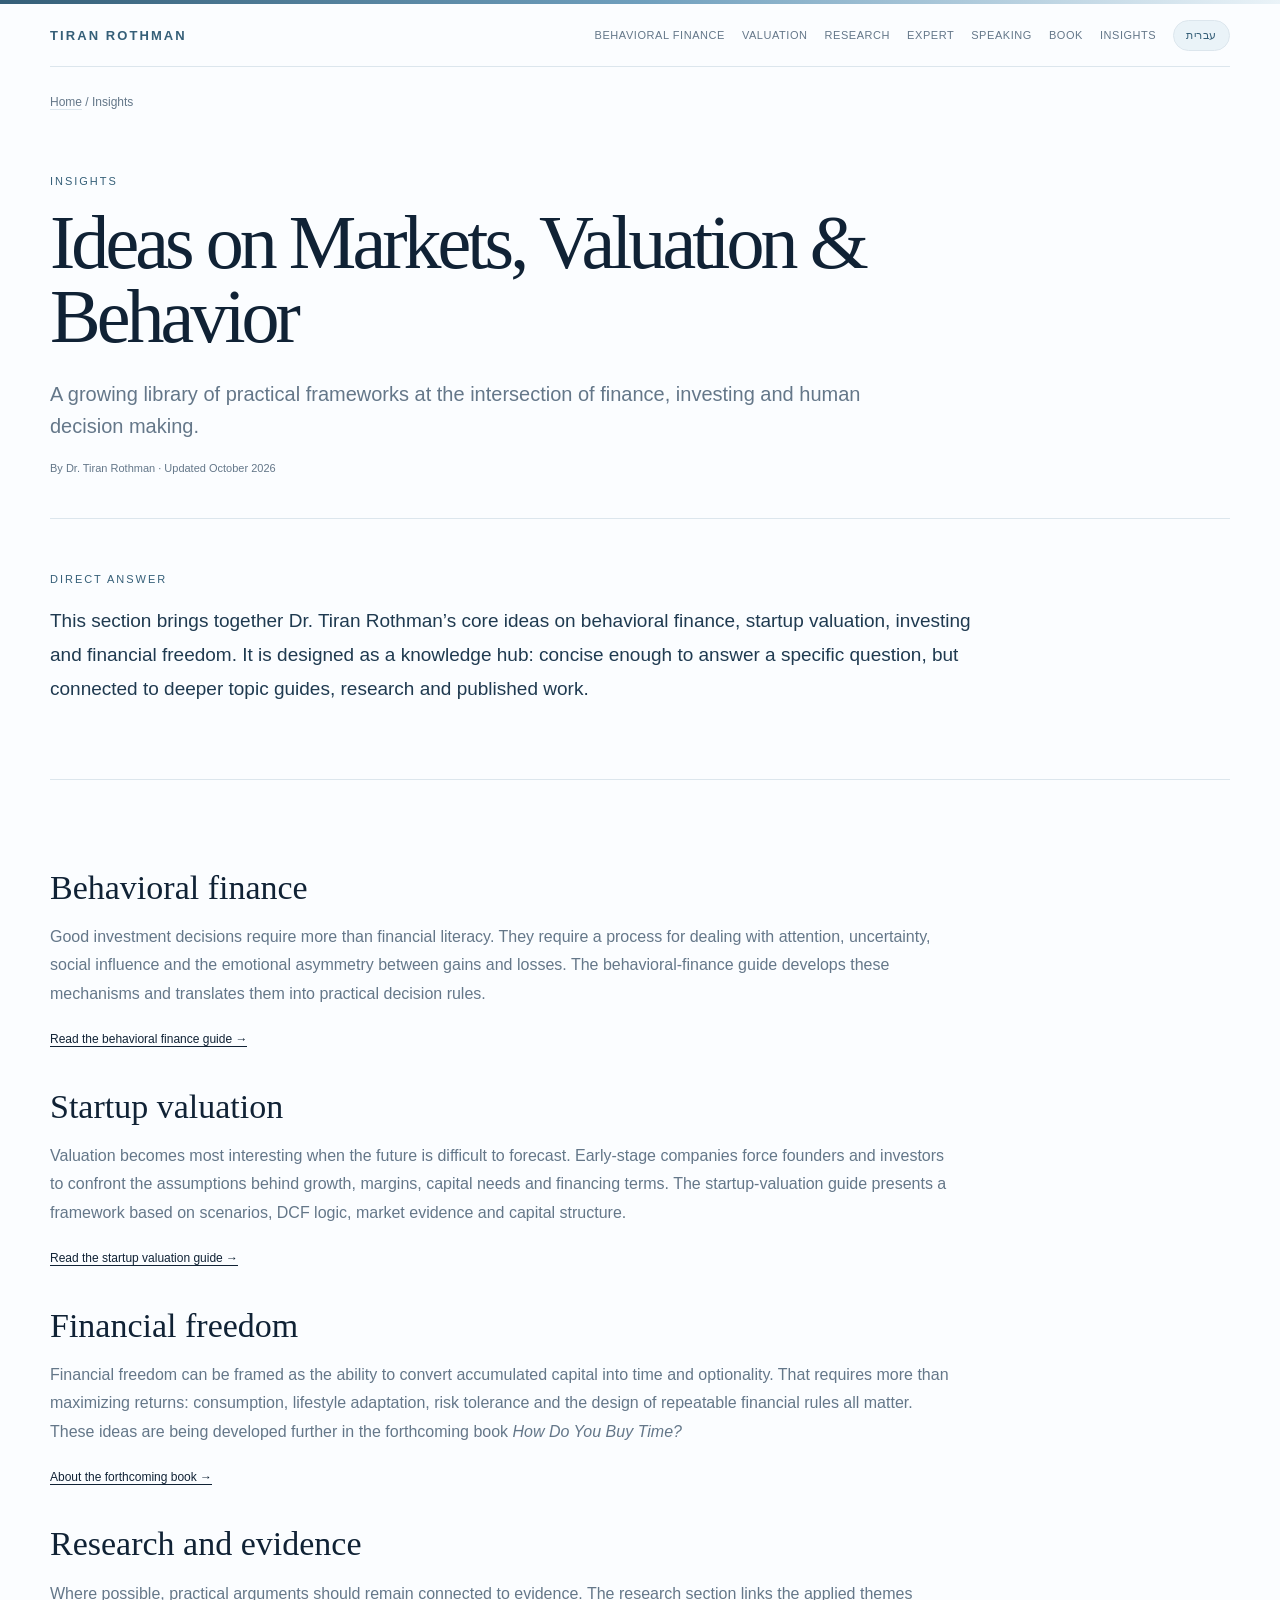
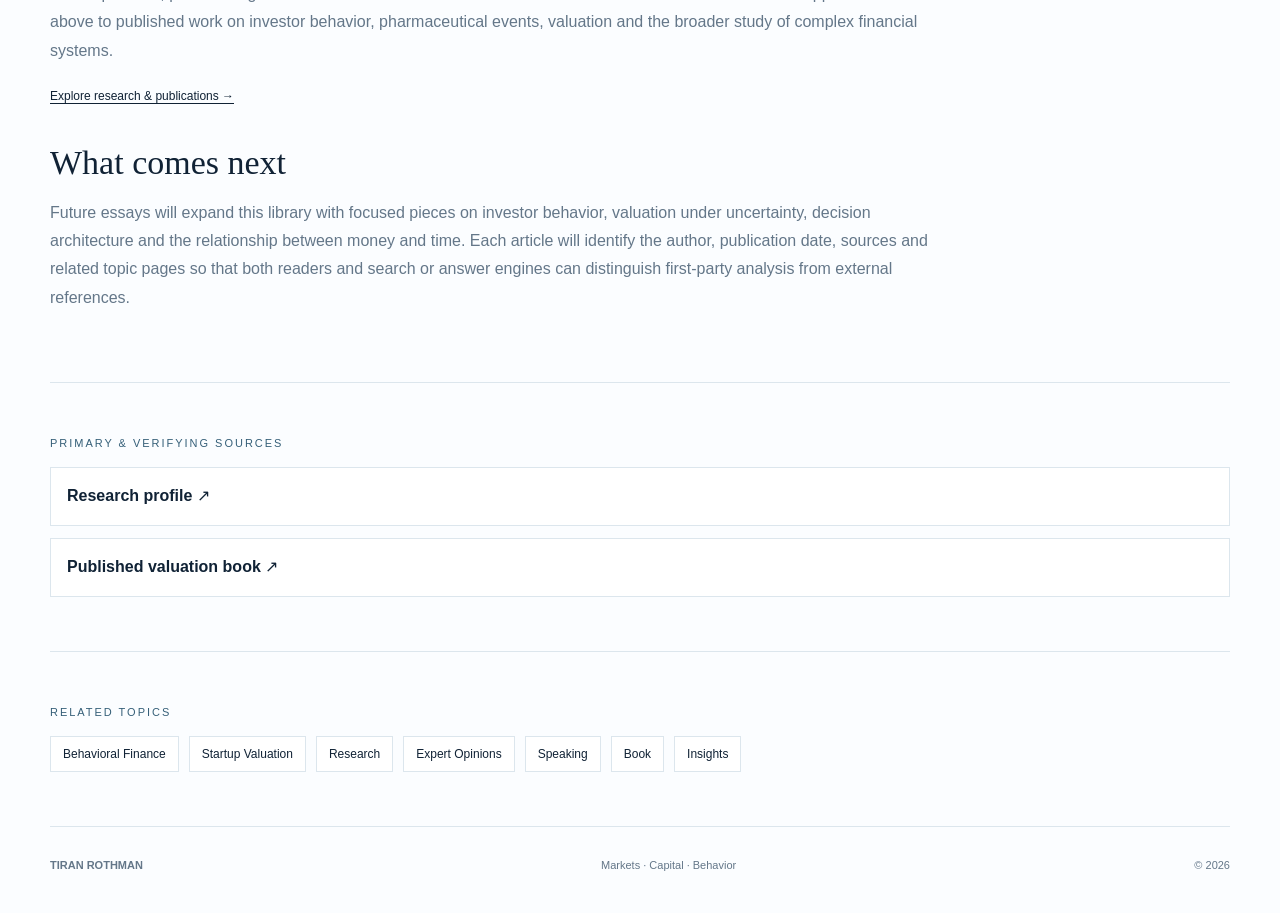
<file: insights/index.html>
<!DOCTYPE html>

<html dir="ltr" lang="en"><head><meta charset="utf-8"/><meta content="width=device-width, initial-scale=1, viewport-fit=cover" name="viewport"/><title>Insights on Investing, Valuation &amp; Behavior | Dr. Tiran Rothman</title><meta content="Insights by Dr. Tiran Rothman on behavioral finance, startup valuation, investing, financial freedom and decision making under uncertainty." name="description"/><meta content="Dr. Tiran Rothman" name="author"/><meta content="index,follow,max-image-preview:large,max-snippet:-1,max-video-preview:-1" name="robots"/><meta content="index,follow,max-image-preview:large,max-snippet:-1,max-video-preview:-1" name="googlebot"/><meta content="#355f78" name="theme-color"/><meta content="strict-origin-when-cross-origin" name="referrer"/><link href="https://tiranrothman.com/insights/" rel="canonical"/><link href="/favicon.svg" rel="icon" type="image/svg+xml"/><link href="/assets/apple-touch-icon.png" rel="apple-touch-icon"/><link href="/site.webmanifest" rel="manifest"/><meta content="website" property="og:type"/><meta content="Tiran Rothman" property="og:site_name"/><meta content="Insights on Investing, Valuation &amp; Behavior | Dr. Tiran Rothman" property="og:title"/><meta content="Insights by Dr. Tiran Rothman on behavioral finance, startup valuation, investing, financial freedom and decision making under uncertainty." property="og:description"/><meta content="https://tiranrothman.com/insights/" property="og:url"/><meta content="https://tiranrothman.com/assets/social-card.png" property="og:image"/><meta content="https://tiranrothman.com/assets/social-card.png" property="og:image:secure_url"/><meta content="image/png" property="og:image:type"/><meta content="1200" property="og:image:width"/><meta content="630" property="og:image:height"/><meta content="Dr. Tiran Rothman — Markets, Capital, Behavior" property="og:image:alt"/><meta content="en_US" property="og:locale"/><meta content="summary_large_image" name="twitter:card"/><meta content="Insights on Investing, Valuation &amp; Behavior | Dr. Tiran Rothman" name="twitter:title"/><meta content="Insights by Dr. Tiran Rothman on behavioral finance, startup valuation, investing, financial freedom and decision making under uncertainty." name="twitter:description"/><meta content="https://tiranrothman.com/assets/social-card.png" name="twitter:image"/><link href="/assets/site.css" rel="stylesheet"/><script type="application/ld+json">{"@context":"https://schema.org","@graph":[{"@type":"WebSite","@id":"https://tiranrothman.com/#website","url":"https://tiranrothman.com/","name":"Dr. Tiran Rothman","inLanguage":["en","he"],"publisher":{"@id":"https://tiranrothman.com/#person"}},{"@type":"Person","@id":"https://tiranrothman.com/#person","name":"Dr. Tiran Rothman","alternateName":["Tiran Rothman","ד״ר טיראן רוטמן","טיראן רוטמן"],"givenName":"Tiran","familyName":"Rothman","url":"https://tiranrothman.com/","image":{"@type":"ImageObject","url":"https://tiranrothman.com/assets/tiran-rothman-profile.jpg","width":800,"height":800},"email":"mailto:tiran@b-economics.com","description":"Economist, investor, behavioral finance researcher, author, speaker and strategic advisor working across valuation, venture capital, financial markets and decision making.","jobTitle":["Economist","Investor","Strategic Advisor","Researcher","Author","Speaker"],"knowsAbout":["Behavioral Finance","Behavioral Economics","Startup Valuation","Venture Capital","Investment Strategy","Fundraising","Financial Markets","Board Strategy","Economic Expert Opinions","Complex Financial Systems"],"sameAs":["https://www.linkedin.com/in/tiran-rothman-01b1836/","https://www.instagram.com/tiran.rothman/","https://www.researchgate.net/profile/Tiran-Rothman-2","https://www.youtube.com/@tiranrothman178","https://b-economics.com/"],"award":"TheMarker 40 Under 40 (2018)","subjectOf":{"@type":"WebPage","url":"https://www.themarker.com/magazine/2018-11-05/ty-article-static/0000017f-db7f-d856-a37f-ffff00760000","name":"TheMarker 40 Under 40, 2018"}},{"@type":"WebPage","@id":"https://tiranrothman.com/insights/#page","url":"https://tiranrothman.com/insights/","name":"Insights on Investing, Valuation & Behavior | Dr. Tiran Rothman","description":"Insights by Dr. Tiran Rothman on behavioral finance, startup valuation, investing, financial freedom and decision making under uncertainty.","inLanguage":"en","dateModified":"2026-10-04","isPartOf":{"@id":"https://tiranrothman.com/#website"},"about":{"@id":"https://tiranrothman.com/#person"},"mainEntity":{"@id":"https://tiranrothman.com/#person"}},{"@type":"Article","@id":"https://tiranrothman.com/insights/#article","headline":"Ideas on Markets, Valuation & Behavior","description":"Insights by Dr. Tiran Rothman on behavioral finance, startup valuation, investing, financial freedom and decision making under uncertainty.","datePublished":"2026-10-04","dateModified":"2026-10-04","author":{"@id":"https://tiranrothman.com/#person"},"publisher":{"@id":"https://tiranrothman.com/#person"},"mainEntityOfPage":{"@id":"https://tiranrothman.com/insights/#page"},"image":"https://tiranrothman.com/assets/social-card.png","inLanguage":"en"},{"@type":"BreadcrumbList","@id":"https://tiranrothman.com/insights/#breadcrumbs","itemListElement":[{"@type":"ListItem","position":1,"name":"Home","item":"https://tiranrothman.com/"},{"@type":"ListItem","position":2,"name":"Ideas on Markets, Valuation & Behavior","item":"https://tiranrothman.com/insights/"}]}]}</script></head><body class=""><a class="skip-link" href="#main">Skip to content</a><div class="topline"></div><div class="wrap"><nav><a class="brand" href="/">TIRAN ROTHMAN</a><div class="navlinks"><a href="/behavioral-finance/">BEHAVIORAL FINANCE</a><a href="/startup-valuation/">VALUATION</a><a href="/research/">RESEARCH</a><a href="/expert-opinions/">EXPERT</a><a href="/speaking/">SPEAKING</a><a href="/book/">BOOK</a><a href="/insights/">INSIGHTS</a><a class="lang-link" href="/he/" hreflang="he">עברית</a><button aria-expanded="false" aria-label="Open navigation" class="menu-btn" id="menu" type="button">☰</button></div></nav><main id="main"><div class="breadcrumbs"><a href="/">Home</a> / Insights</div><header class="topic-hero"><div class="kicker">INSIGHTS</div><h1>Ideas on Markets, Valuation &amp; Behavior</h1><p class="lead">A growing library of practical frameworks at the intersection of finance, investing and human decision making.</p><div class="reading-meta">By Dr. Tiran Rothman · Updated October 2026</div></header><section><div class="eyebrow">DIRECT ANSWER</div><p class="answer">This section brings together Dr. Tiran Rothman’s core ideas on behavioral finance, startup valuation, investing and financial freedom. It is designed as a knowledge hub: concise enough to answer a specific question, but connected to deeper topic guides, research and published work.</p></section><section><div class="prose"><h2>Behavioral finance</h2><p>Good investment decisions require more than financial literacy. They require a process for dealing with attention, uncertainty, social influence and the emotional asymmetry between gains and losses. The behavioral-finance guide develops these mechanisms and translates them into practical decision rules.</p><p><a class="textlink" href="/behavioral-finance/">Read the behavioral finance guide →</a></p><h2>Startup valuation</h2><p>Valuation becomes most interesting when the future is difficult to forecast. Early-stage companies force founders and investors to confront the assumptions behind growth, margins, capital needs and financing terms. The startup-valuation guide presents a framework based on scenarios, DCF logic, market evidence and capital structure.</p><p><a class="textlink" href="/startup-valuation/">Read the startup valuation guide →</a></p><h2>Financial freedom</h2><p>Financial freedom can be framed as the ability to convert accumulated capital into time and optionality. That requires more than maximizing returns: consumption, lifestyle adaptation, risk tolerance and the design of repeatable financial rules all matter. These ideas are being developed further in the forthcoming book <em>How Do You Buy Time?</em></p><p><a class="textlink" href="/book/">About the forthcoming book →</a></p><h2>Research and evidence</h2><p>Where possible, practical arguments should remain connected to evidence. The research section links the applied themes above to published work on investor behavior, pharmaceutical events, valuation and the broader study of complex financial systems.</p><p><a class="textlink" href="/research/">Explore research &amp; publications →</a></p><h2>What comes next</h2><p>Future essays will expand this library with focused pieces on investor behavior, valuation under uncertainty, decision architecture and the relationship between money and time. Each article will identify the author, publication date, sources and related topic pages so that both readers and search or answer engines can distinguish first-party analysis from external references.</p></div></section><section><div class="eyebrow">PRIMARY &amp; VERIFYING SOURCES</div><div class="source-list"><a href="https://www.researchgate.net/profile/Tiran-Rothman-2" rel="noopener noreferrer" target="_blank"><strong>Research profile</strong> ↗</a><a href="https://link.springer.com/book/10.1007/978-3-030-38847-8" rel="noopener noreferrer" target="_blank"><strong>Published valuation book</strong> ↗</a></div></section><section><div class="eyebrow">RELATED TOPICS</div><div class="related"><a href="/behavioral-finance/">Behavioral Finance</a><a href="/startup-valuation/">Startup Valuation</a><a href="/research/">Research</a><a href="/expert-opinions/">Expert Opinions</a><a href="/speaking/">Speaking</a><a href="/book/">Book</a><a href="/insights/">Insights</a></div></section></main><footer><strong>TIRAN ROTHMAN</strong><span>Markets · Capital · Behavior</span><span>© 2026</span></footer></div><script defer="" src="/assets/site.js"></script></body></html>
</file>
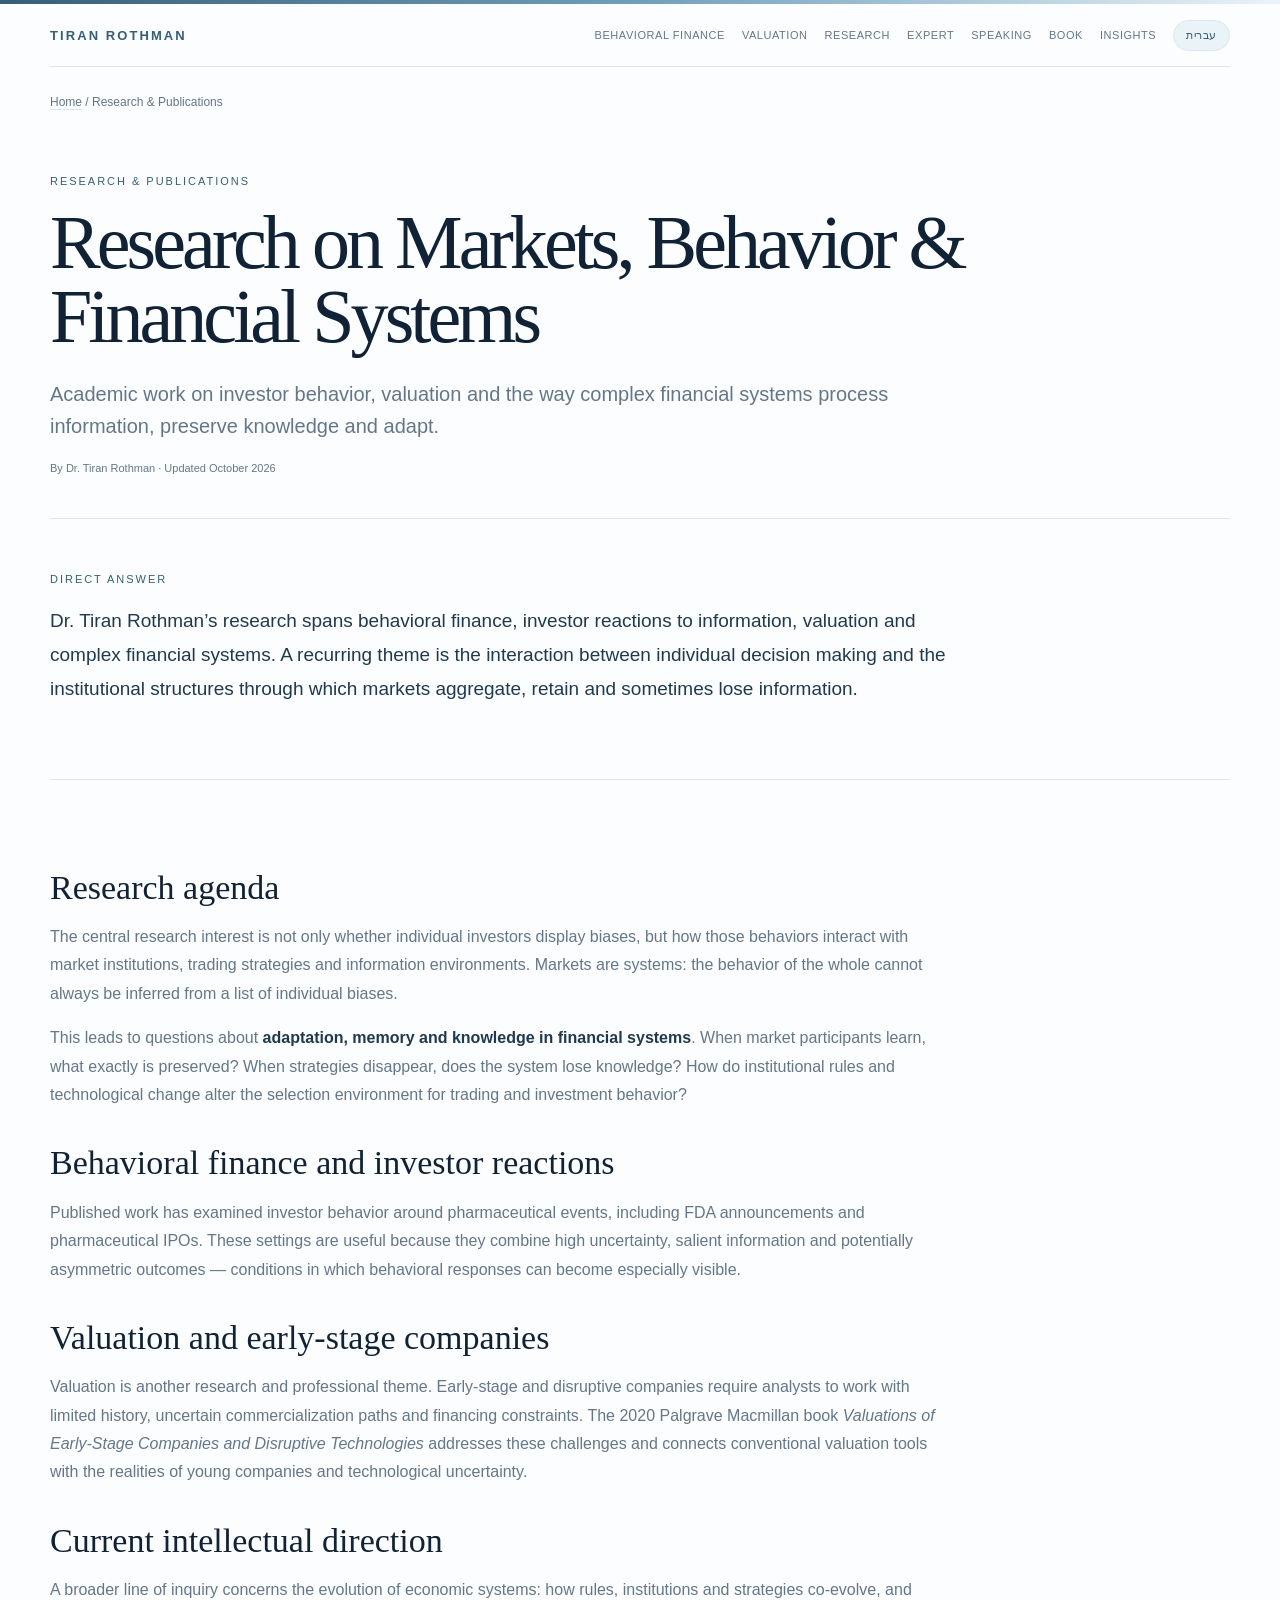
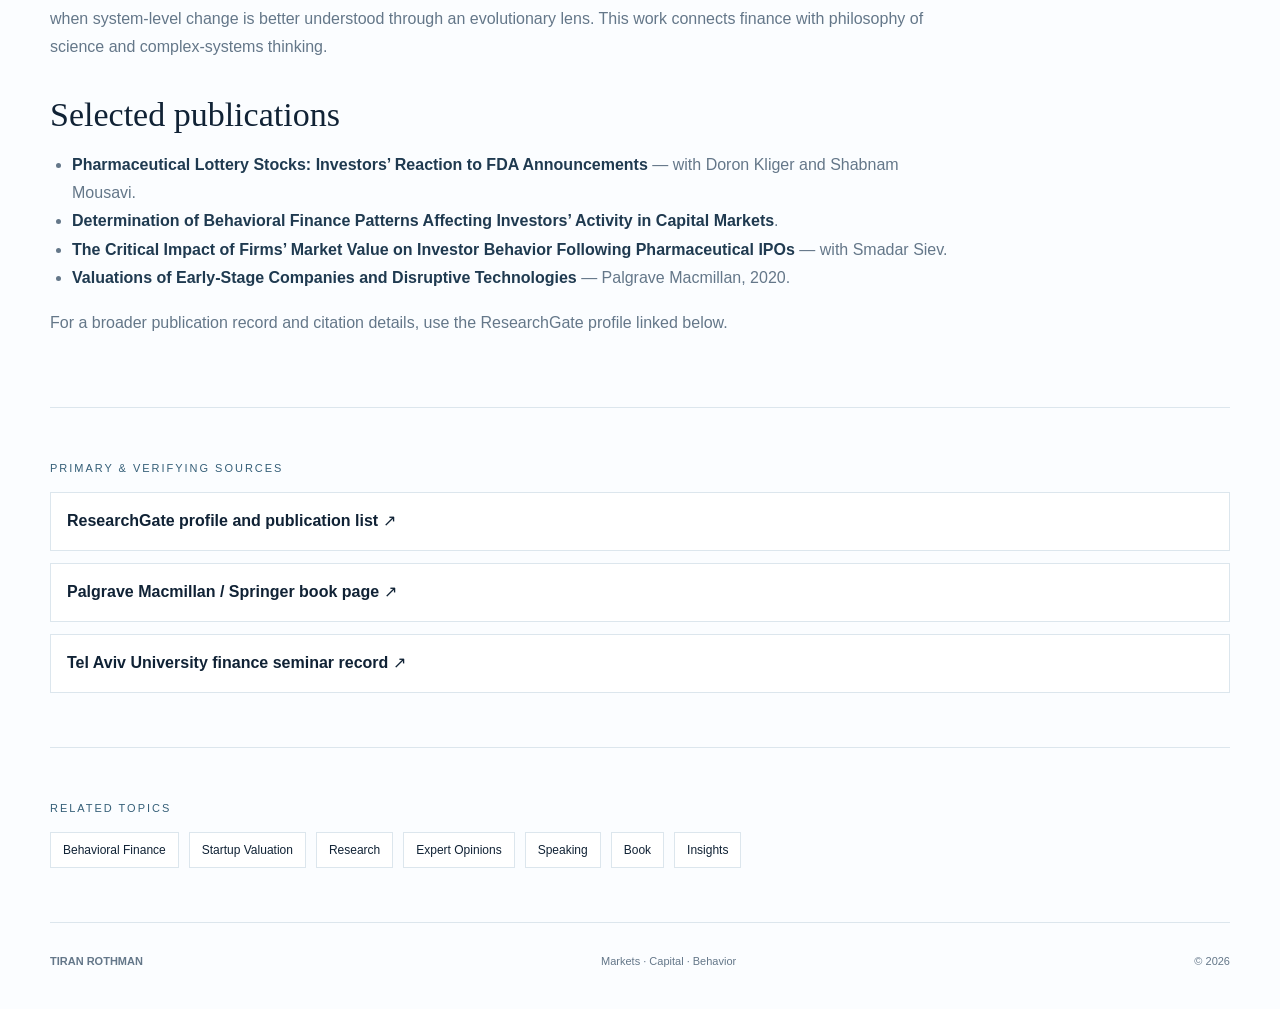
<file: research/index.html>
<!DOCTYPE html>

<html dir="ltr" lang="en"><head><meta charset="utf-8"/><meta content="width=device-width, initial-scale=1, viewport-fit=cover" name="viewport"/><title>Research &amp; Publications | Dr. Tiran Rothman</title><meta content="Research and publications by Dr. Tiran Rothman on behavioral finance, investor behavior, valuation, financial markets and complex economic systems." name="description"/><meta content="Dr. Tiran Rothman" name="author"/><meta content="index,follow,max-image-preview:large,max-snippet:-1,max-video-preview:-1" name="robots"/><meta content="index,follow,max-image-preview:large,max-snippet:-1,max-video-preview:-1" name="googlebot"/><meta content="#355f78" name="theme-color"/><meta content="strict-origin-when-cross-origin" name="referrer"/><link href="https://tiranrothman.com/research/" rel="canonical"/><link href="/favicon.svg" rel="icon" type="image/svg+xml"/><link href="/assets/apple-touch-icon.png" rel="apple-touch-icon"/><link href="/site.webmanifest" rel="manifest"/><meta content="website" property="og:type"/><meta content="Tiran Rothman" property="og:site_name"/><meta content="Research &amp; Publications | Dr. Tiran Rothman" property="og:title"/><meta content="Research and publications by Dr. Tiran Rothman on behavioral finance, investor behavior, valuation, financial markets and complex economic systems." property="og:description"/><meta content="https://tiranrothman.com/research/" property="og:url"/><meta content="https://tiranrothman.com/assets/social-card.png" property="og:image"/><meta content="https://tiranrothman.com/assets/social-card.png" property="og:image:secure_url"/><meta content="image/png" property="og:image:type"/><meta content="1200" property="og:image:width"/><meta content="630" property="og:image:height"/><meta content="Dr. Tiran Rothman — Markets, Capital, Behavior" property="og:image:alt"/><meta content="en_US" property="og:locale"/><meta content="summary_large_image" name="twitter:card"/><meta content="Research &amp; Publications | Dr. Tiran Rothman" name="twitter:title"/><meta content="Research and publications by Dr. Tiran Rothman on behavioral finance, investor behavior, valuation, financial markets and complex economic systems." name="twitter:description"/><meta content="https://tiranrothman.com/assets/social-card.png" name="twitter:image"/><link href="/assets/site.css" rel="stylesheet"/><script type="application/ld+json">{"@context":"https://schema.org","@graph":[{"@type":"WebSite","@id":"https://tiranrothman.com/#website","url":"https://tiranrothman.com/","name":"Dr. Tiran Rothman","inLanguage":["en","he"],"publisher":{"@id":"https://tiranrothman.com/#person"}},{"@type":"Person","@id":"https://tiranrothman.com/#person","name":"Dr. Tiran Rothman","alternateName":["Tiran Rothman","ד״ר טיראן רוטמן","טיראן רוטמן"],"givenName":"Tiran","familyName":"Rothman","url":"https://tiranrothman.com/","image":{"@type":"ImageObject","url":"https://tiranrothman.com/assets/tiran-rothman-profile.jpg","width":800,"height":800},"email":"mailto:tiran@b-economics.com","description":"Economist, investor, behavioral finance researcher, author, speaker and strategic advisor working across valuation, venture capital, financial markets and decision making.","jobTitle":["Economist","Investor","Strategic Advisor","Researcher","Author","Speaker"],"knowsAbout":["Behavioral Finance","Behavioral Economics","Startup Valuation","Venture Capital","Investment Strategy","Fundraising","Financial Markets","Board Strategy","Economic Expert Opinions","Complex Financial Systems"],"sameAs":["https://www.linkedin.com/in/tiran-rothman-01b1836/","https://www.instagram.com/tiran.rothman/","https://www.researchgate.net/profile/Tiran-Rothman-2","https://www.youtube.com/@tiranrothman178","https://b-economics.com/"],"award":"TheMarker 40 Under 40 (2018)","subjectOf":{"@type":"WebPage","url":"https://www.themarker.com/magazine/2018-11-05/ty-article-static/0000017f-db7f-d856-a37f-ffff00760000","name":"TheMarker 40 Under 40, 2018"}},{"@type":"WebPage","@id":"https://tiranrothman.com/research/#page","url":"https://tiranrothman.com/research/","name":"Research & Publications | Dr. Tiran Rothman","description":"Research and publications by Dr. Tiran Rothman on behavioral finance, investor behavior, valuation, financial markets and complex economic systems.","inLanguage":"en","dateModified":"2026-10-04","isPartOf":{"@id":"https://tiranrothman.com/#website"},"about":{"@id":"https://tiranrothman.com/#person"},"mainEntity":{"@id":"https://tiranrothman.com/#person"}},{"@type":"Book","@id":"https://tiranrothman.com/#valuation-book","name":"Valuations of Early-Stage Companies and Disruptive Technologies","author":{"@id":"https://tiranrothman.com/#person"},"datePublished":"2020","isbn":"9783030388461","publisher":{"@type":"Organization","name":"Palgrave Macmillan"},"url":"https://link.springer.com/book/10.1007/978-3-030-38847-8"},{"@type":"Article","@id":"https://tiranrothman.com/research/#article","headline":"Research on Markets, Behavior & Financial Systems","description":"Research and publications by Dr. Tiran Rothman on behavioral finance, investor behavior, valuation, financial markets and complex economic systems.","datePublished":"2026-10-04","dateModified":"2026-10-04","author":{"@id":"https://tiranrothman.com/#person"},"publisher":{"@id":"https://tiranrothman.com/#person"},"mainEntityOfPage":{"@id":"https://tiranrothman.com/research/#page"},"image":"https://tiranrothman.com/assets/social-card.png","inLanguage":"en"},{"@type":"BreadcrumbList","@id":"https://tiranrothman.com/research/#breadcrumbs","itemListElement":[{"@type":"ListItem","position":1,"name":"Home","item":"https://tiranrothman.com/"},{"@type":"ListItem","position":2,"name":"Research on Markets, Behavior & Financial Systems","item":"https://tiranrothman.com/research/"}]}]}</script></head><body class=""><a class="skip-link" href="#main">Skip to content</a><div class="topline"></div><div class="wrap"><nav><a class="brand" href="/">TIRAN ROTHMAN</a><div class="navlinks"><a href="/behavioral-finance/">BEHAVIORAL FINANCE</a><a href="/startup-valuation/">VALUATION</a><a href="/research/">RESEARCH</a><a href="/expert-opinions/">EXPERT</a><a href="/speaking/">SPEAKING</a><a href="/book/">BOOK</a><a href="/insights/">INSIGHTS</a><a class="lang-link" href="/he/" hreflang="he">עברית</a><button aria-expanded="false" aria-label="Open navigation" class="menu-btn" id="menu" type="button">☰</button></div></nav><main id="main"><div class="breadcrumbs"><a href="/">Home</a> / Research &amp; Publications</div><header class="topic-hero"><div class="kicker">RESEARCH &amp; PUBLICATIONS</div><h1>Research on Markets, Behavior &amp; Financial Systems</h1><p class="lead">Academic work on investor behavior, valuation and the way complex financial systems process information, preserve knowledge and adapt.</p><div class="reading-meta">By Dr. Tiran Rothman · Updated October 2026</div></header><section><div class="eyebrow">DIRECT ANSWER</div><p class="answer">Dr. Tiran Rothman’s research spans behavioral finance, investor reactions to information, valuation and complex financial systems. A recurring theme is the interaction between individual decision making and the institutional structures through which markets aggregate, retain and sometimes lose information.</p></section><section><div class="prose"><h2>Research agenda</h2><p>The central research interest is not only whether individual investors display biases, but how those behaviors interact with market institutions, trading strategies and information environments. Markets are systems: the behavior of the whole cannot always be inferred from a list of individual biases.</p><p>This leads to questions about <strong>adaptation, memory and knowledge in financial systems</strong>. When market participants learn, what exactly is preserved? When strategies disappear, does the system lose knowledge? How do institutional rules and technological change alter the selection environment for trading and investment behavior?</p><h2>Behavioral finance and investor reactions</h2><p>Published work has examined investor behavior around pharmaceutical events, including FDA announcements and pharmaceutical IPOs. These settings are useful because they combine high uncertainty, salient information and potentially asymmetric outcomes — conditions in which behavioral responses can become especially visible.</p><h2>Valuation and early-stage companies</h2><p>Valuation is another research and professional theme. Early-stage and disruptive companies require analysts to work with limited history, uncertain commercialization paths and financing constraints. The 2020 Palgrave Macmillan book <em>Valuations of Early-Stage Companies and Disruptive Technologies</em> addresses these challenges and connects conventional valuation tools with the realities of young companies and technological uncertainty.</p><h2>Current intellectual direction</h2><p>A broader line of inquiry concerns the evolution of economic systems: how rules, institutions and strategies co-evolve, and when system-level change is better understood through an evolutionary lens. This work connects finance with philosophy of science and complex-systems thinking.</p><h2>Selected publications</h2><ul><li><strong>Pharmaceutical Lottery Stocks: Investors’ Reaction to FDA Announcements</strong> — with Doron Kliger and Shabnam Mousavi.</li><li><strong>Determination of Behavioral Finance Patterns Affecting Investors’ Activity in Capital Markets</strong>.</li><li><strong>The Critical Impact of Firms’ Market Value on Investor Behavior Following Pharmaceutical IPOs</strong> — with Smadar Siev.</li><li><strong>Valuations of Early-Stage Companies and Disruptive Technologies</strong> — Palgrave Macmillan, 2020.</li></ul><p>For a broader publication record and citation details, use the ResearchGate profile linked below.</p></div></section><section><div class="eyebrow">PRIMARY &amp; VERIFYING SOURCES</div><div class="source-list"><a href="https://www.researchgate.net/profile/Tiran-Rothman-2" rel="noopener noreferrer" target="_blank"><strong>ResearchGate profile and publication list</strong> ↗</a><a href="https://link.springer.com/book/10.1007/978-3-030-38847-8" rel="noopener noreferrer" target="_blank"><strong>Palgrave Macmillan / Springer book page</strong> ↗</a><a href="https://en-coller.tau.ac.il/Finance-Accounting-Seminars2015a" rel="noopener noreferrer" target="_blank"><strong>Tel Aviv University finance seminar record</strong> ↗</a></div></section><section><div class="eyebrow">RELATED TOPICS</div><div class="related"><a href="/behavioral-finance/">Behavioral Finance</a><a href="/startup-valuation/">Startup Valuation</a><a href="/research/">Research</a><a href="/expert-opinions/">Expert Opinions</a><a href="/speaking/">Speaking</a><a href="/book/">Book</a><a href="/insights/">Insights</a></div></section></main><footer><strong>TIRAN ROTHMAN</strong><span>Markets · Capital · Behavior</span><span>© 2026</span></footer></div><script defer="" src="/assets/site.js"></script></body></html>
</file>
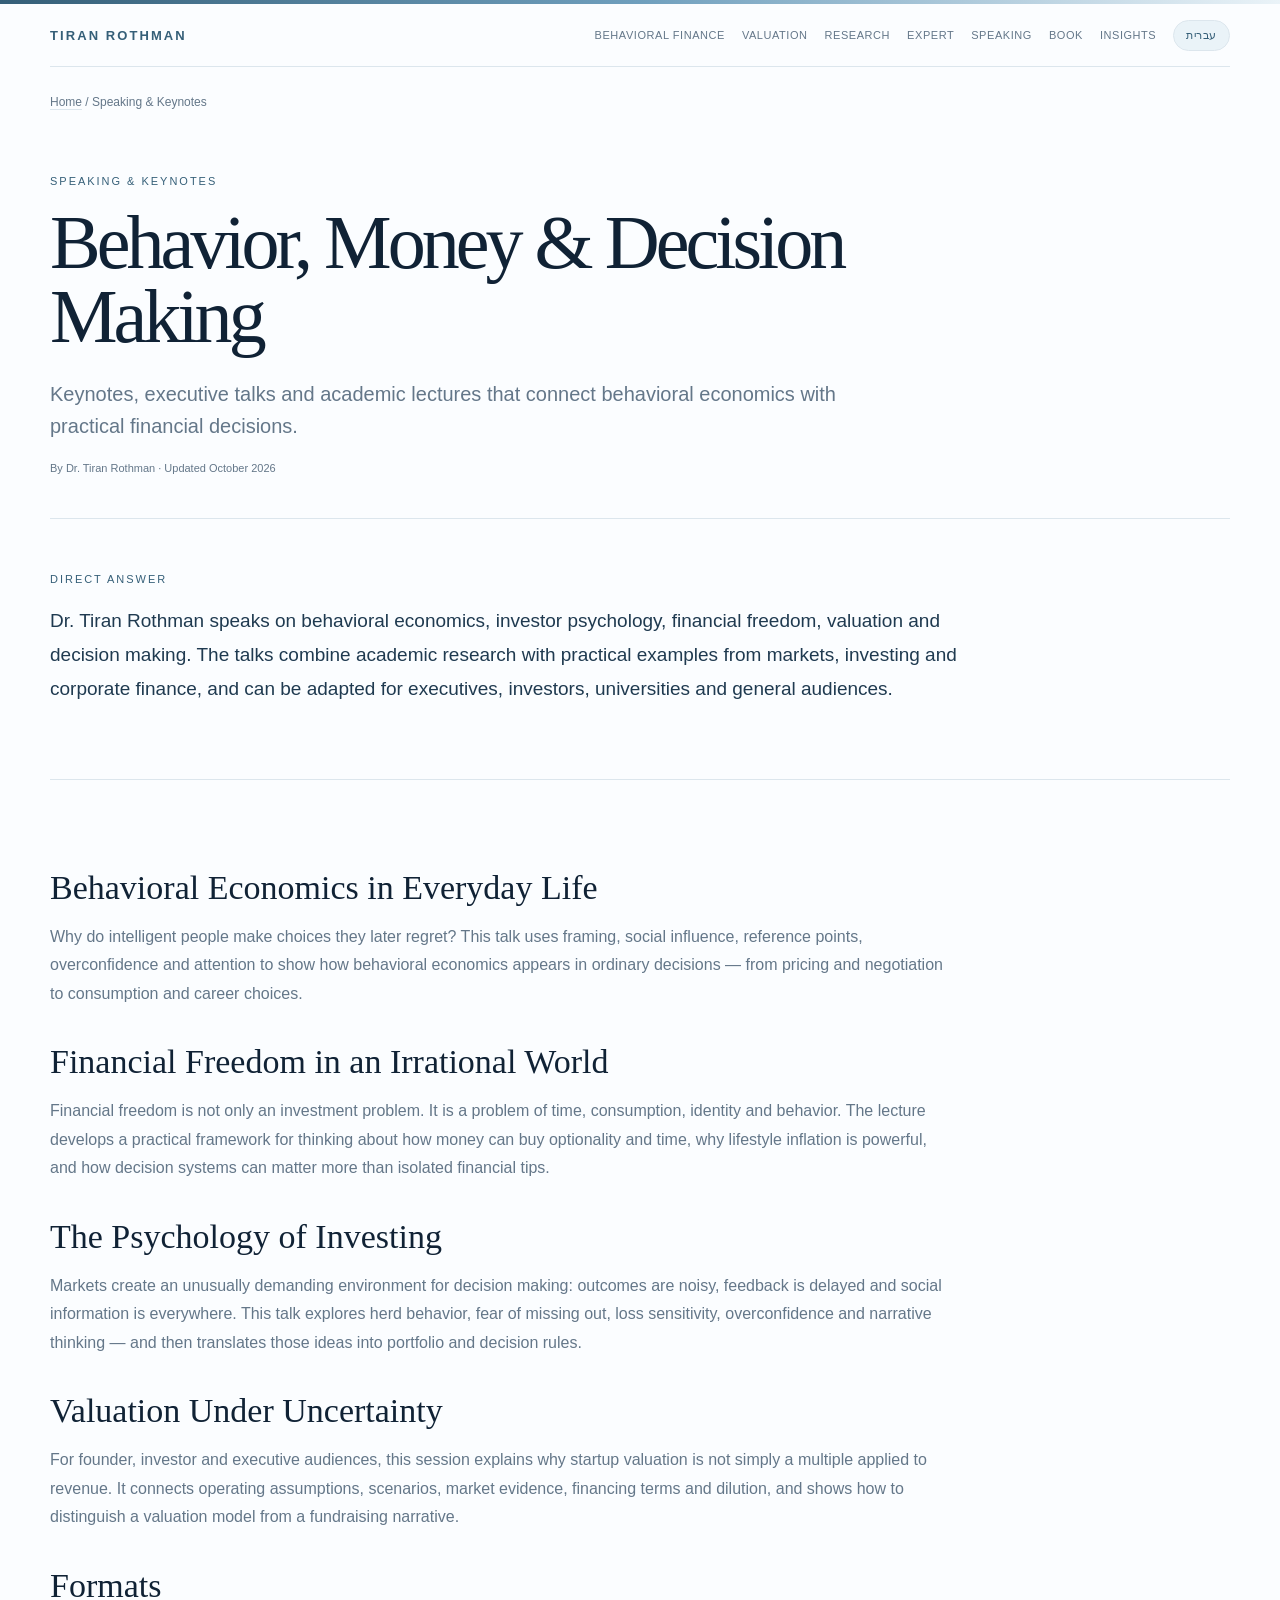
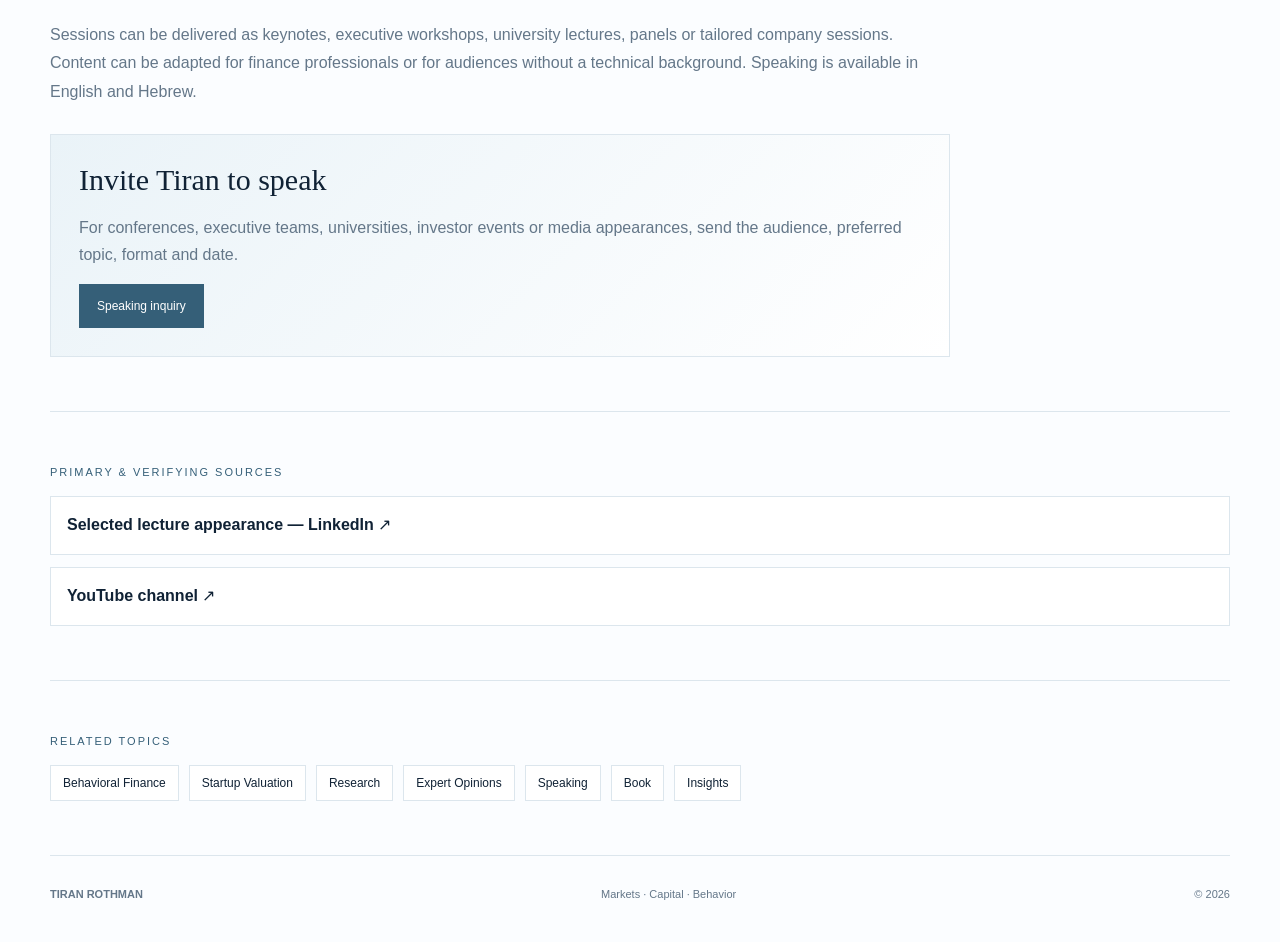
<file: speaking/index.html>
<!DOCTYPE html>

<html dir="ltr" lang="en"><head><meta charset="utf-8"/><meta content="width=device-width, initial-scale=1, viewport-fit=cover" name="viewport"/><title>Behavioral Economics Speaker | Dr. Tiran Rothman</title><meta content="Keynotes and lectures by Dr. Tiran Rothman on behavioral economics, investor psychology, financial freedom, valuation, money and decision making." name="description"/><meta content="Dr. Tiran Rothman" name="author"/><meta content="index,follow,max-image-preview:large,max-snippet:-1,max-video-preview:-1" name="robots"/><meta content="index,follow,max-image-preview:large,max-snippet:-1,max-video-preview:-1" name="googlebot"/><meta content="#355f78" name="theme-color"/><meta content="strict-origin-when-cross-origin" name="referrer"/><link href="https://tiranrothman.com/speaking/" rel="canonical"/><link href="/favicon.svg" rel="icon" type="image/svg+xml"/><link href="/assets/apple-touch-icon.png" rel="apple-touch-icon"/><link href="/site.webmanifest" rel="manifest"/><meta content="website" property="og:type"/><meta content="Tiran Rothman" property="og:site_name"/><meta content="Behavioral Economics Speaker | Dr. Tiran Rothman" property="og:title"/><meta content="Keynotes and lectures by Dr. Tiran Rothman on behavioral economics, investor psychology, financial freedom, valuation, money and decision making." property="og:description"/><meta content="https://tiranrothman.com/speaking/" property="og:url"/><meta content="https://tiranrothman.com/assets/social-card.png" property="og:image"/><meta content="https://tiranrothman.com/assets/social-card.png" property="og:image:secure_url"/><meta content="image/png" property="og:image:type"/><meta content="1200" property="og:image:width"/><meta content="630" property="og:image:height"/><meta content="Dr. Tiran Rothman — Markets, Capital, Behavior" property="og:image:alt"/><meta content="en_US" property="og:locale"/><meta content="summary_large_image" name="twitter:card"/><meta content="Behavioral Economics Speaker | Dr. Tiran Rothman" name="twitter:title"/><meta content="Keynotes and lectures by Dr. Tiran Rothman on behavioral economics, investor psychology, financial freedom, valuation, money and decision making." name="twitter:description"/><meta content="https://tiranrothman.com/assets/social-card.png" name="twitter:image"/><link href="/assets/site.css" rel="stylesheet"/><script type="application/ld+json">{"@context":"https://schema.org","@graph":[{"@type":"WebSite","@id":"https://tiranrothman.com/#website","url":"https://tiranrothman.com/","name":"Dr. Tiran Rothman","inLanguage":["en","he"],"publisher":{"@id":"https://tiranrothman.com/#person"}},{"@type":"Person","@id":"https://tiranrothman.com/#person","name":"Dr. Tiran Rothman","alternateName":["Tiran Rothman","ד״ר טיראן רוטמן","טיראן רוטמן"],"givenName":"Tiran","familyName":"Rothman","url":"https://tiranrothman.com/","image":{"@type":"ImageObject","url":"https://tiranrothman.com/assets/tiran-rothman-profile.jpg","width":800,"height":800},"email":"mailto:tiran@b-economics.com","description":"Economist, investor, behavioral finance researcher, author, speaker and strategic advisor working across valuation, venture capital, financial markets and decision making.","jobTitle":["Economist","Investor","Strategic Advisor","Researcher","Author","Speaker"],"knowsAbout":["Behavioral Finance","Behavioral Economics","Startup Valuation","Venture Capital","Investment Strategy","Fundraising","Financial Markets","Board Strategy","Economic Expert Opinions","Complex Financial Systems"],"sameAs":["https://www.linkedin.com/in/tiran-rothman-01b1836/","https://www.instagram.com/tiran.rothman/","https://www.researchgate.net/profile/Tiran-Rothman-2","https://www.youtube.com/@tiranrothman178","https://b-economics.com/"],"award":"TheMarker 40 Under 40 (2018)","subjectOf":{"@type":"WebPage","url":"https://www.themarker.com/magazine/2018-11-05/ty-article-static/0000017f-db7f-d856-a37f-ffff00760000","name":"TheMarker 40 Under 40, 2018"}},{"@type":"WebPage","@id":"https://tiranrothman.com/speaking/#page","url":"https://tiranrothman.com/speaking/","name":"Behavioral Economics Speaker | Dr. Tiran Rothman","description":"Keynotes and lectures by Dr. Tiran Rothman on behavioral economics, investor psychology, financial freedom, valuation, money and decision making.","inLanguage":"en","dateModified":"2026-10-04","isPartOf":{"@id":"https://tiranrothman.com/#website"},"about":{"@id":"https://tiranrothman.com/#person"},"mainEntity":{"@id":"https://tiranrothman.com/#person"}},{"@type":"Article","@id":"https://tiranrothman.com/speaking/#article","headline":"Behavior, Money & Decision Making","description":"Keynotes and lectures by Dr. Tiran Rothman on behavioral economics, investor psychology, financial freedom, valuation, money and decision making.","datePublished":"2026-10-04","dateModified":"2026-10-04","author":{"@id":"https://tiranrothman.com/#person"},"publisher":{"@id":"https://tiranrothman.com/#person"},"mainEntityOfPage":{"@id":"https://tiranrothman.com/speaking/#page"},"image":"https://tiranrothman.com/assets/social-card.png","inLanguage":"en"},{"@type":"BreadcrumbList","@id":"https://tiranrothman.com/speaking/#breadcrumbs","itemListElement":[{"@type":"ListItem","position":1,"name":"Home","item":"https://tiranrothman.com/"},{"@type":"ListItem","position":2,"name":"Behavior, Money & Decision Making","item":"https://tiranrothman.com/speaking/"}]}]}</script></head><body class=""><a class="skip-link" href="#main">Skip to content</a><div class="topline"></div><div class="wrap"><nav><a class="brand" href="/">TIRAN ROTHMAN</a><div class="navlinks"><a href="/behavioral-finance/">BEHAVIORAL FINANCE</a><a href="/startup-valuation/">VALUATION</a><a href="/research/">RESEARCH</a><a href="/expert-opinions/">EXPERT</a><a href="/speaking/">SPEAKING</a><a href="/book/">BOOK</a><a href="/insights/">INSIGHTS</a><a class="lang-link" href="/he/" hreflang="he">עברית</a><button aria-expanded="false" aria-label="Open navigation" class="menu-btn" id="menu" type="button">☰</button></div></nav><main id="main"><div class="breadcrumbs"><a href="/">Home</a> / Speaking &amp; Keynotes</div><header class="topic-hero"><div class="kicker">SPEAKING &amp; KEYNOTES</div><h1>Behavior, Money &amp; Decision Making</h1><p class="lead">Keynotes, executive talks and academic lectures that connect behavioral economics with practical financial decisions.</p><div class="reading-meta">By Dr. Tiran Rothman · Updated October 2026</div></header><section><div class="eyebrow">DIRECT ANSWER</div><p class="answer">Dr. Tiran Rothman speaks on behavioral economics, investor psychology, financial freedom, valuation and decision making. The talks combine academic research with practical examples from markets, investing and corporate finance, and can be adapted for executives, investors, universities and general audiences.</p></section><section><div class="prose"><h2>Behavioral Economics in Everyday Life</h2><p>Why do intelligent people make choices they later regret? This talk uses framing, social influence, reference points, overconfidence and attention to show how behavioral economics appears in ordinary decisions — from pricing and negotiation to consumption and career choices.</p><h2>Financial Freedom in an Irrational World</h2><p>Financial freedom is not only an investment problem. It is a problem of time, consumption, identity and behavior. The lecture develops a practical framework for thinking about how money can buy optionality and time, why lifestyle inflation is powerful, and how decision systems can matter more than isolated financial tips.</p><h2>The Psychology of Investing</h2><p>Markets create an unusually demanding environment for decision making: outcomes are noisy, feedback is delayed and social information is everywhere. This talk explores herd behavior, fear of missing out, loss sensitivity, overconfidence and narrative thinking — and then translates those ideas into portfolio and decision rules.</p><h2>Valuation Under Uncertainty</h2><p>For founder, investor and executive audiences, this session explains why startup valuation is not simply a multiple applied to revenue. It connects operating assumptions, scenarios, market evidence, financing terms and dilution, and shows how to distinguish a valuation model from a fundraising narrative.</p><h2>Formats</h2><p>Sessions can be delivered as keynotes, executive workshops, university lectures, panels or tailored company sessions. Content can be adapted for finance professionals or for audiences without a technical background. Speaking is available in English and Hebrew.</p><div class="cta-box"><h2>Invite Tiran to speak</h2><p>For conferences, executive teams, universities, investor events or media appearances, send the audience, preferred topic, format and date.</p><a class="btn primary" href="mailto:tiran@b-economics.com?subject=Speaking%20inquiry">Speaking inquiry</a></div></div></section><section><div class="eyebrow">PRIMARY &amp; VERIFYING SOURCES</div><div class="source-list"><a href="https://www.linkedin.com/posts/tiran-rothman-01b1836_i-am-pleased-to-share-that-i-recently-had-activity-7226591311611469824-xCt0" rel="noopener noreferrer" target="_blank"><strong>Selected lecture appearance — LinkedIn</strong> ↗</a><a href="https://www.youtube.com/@tiranrothman178" rel="noopener noreferrer" target="_blank"><strong>YouTube channel</strong> ↗</a></div></section><section><div class="eyebrow">RELATED TOPICS</div><div class="related"><a href="/behavioral-finance/">Behavioral Finance</a><a href="/startup-valuation/">Startup Valuation</a><a href="/research/">Research</a><a href="/expert-opinions/">Expert Opinions</a><a href="/speaking/">Speaking</a><a href="/book/">Book</a><a href="/insights/">Insights</a></div></section></main><footer><strong>TIRAN ROTHMAN</strong><span>Markets · Capital · Behavior</span><span>© 2026</span></footer></div><script defer="" src="/assets/site.js"></script></body></html>
</file>
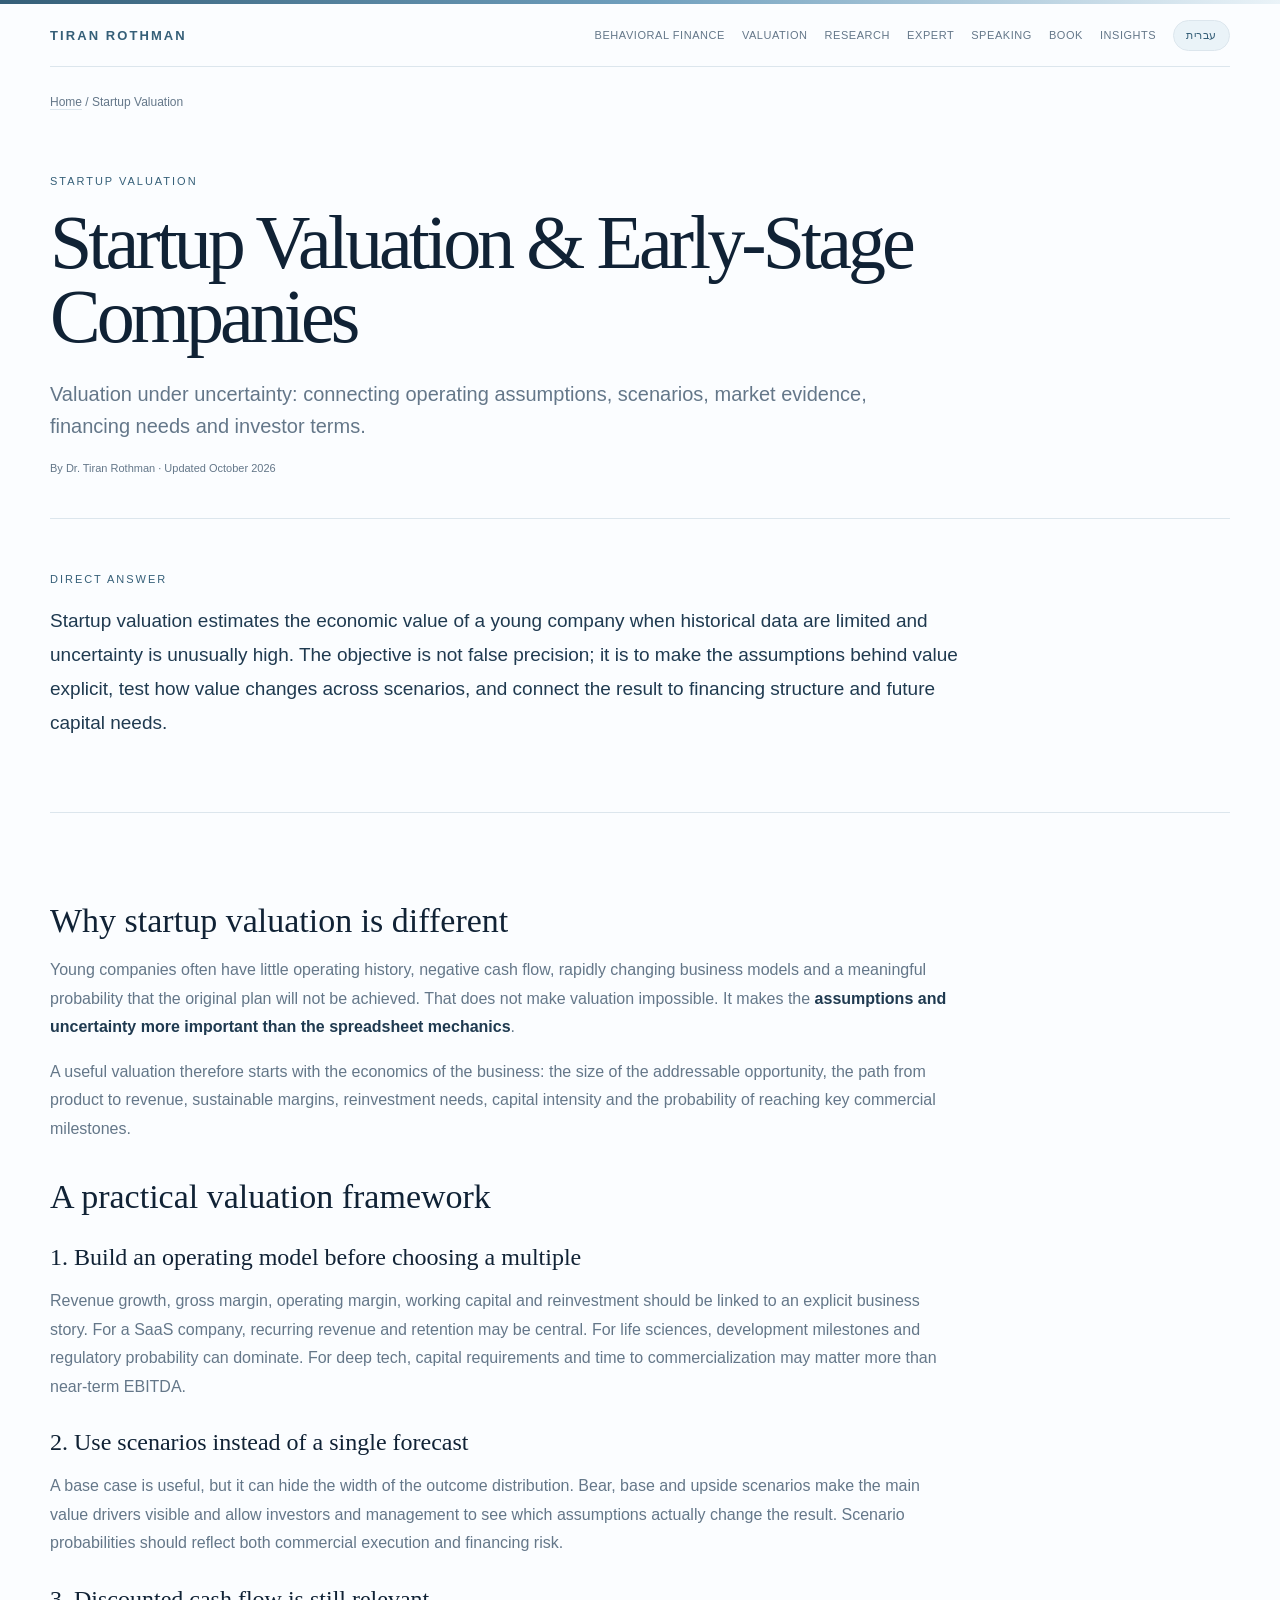
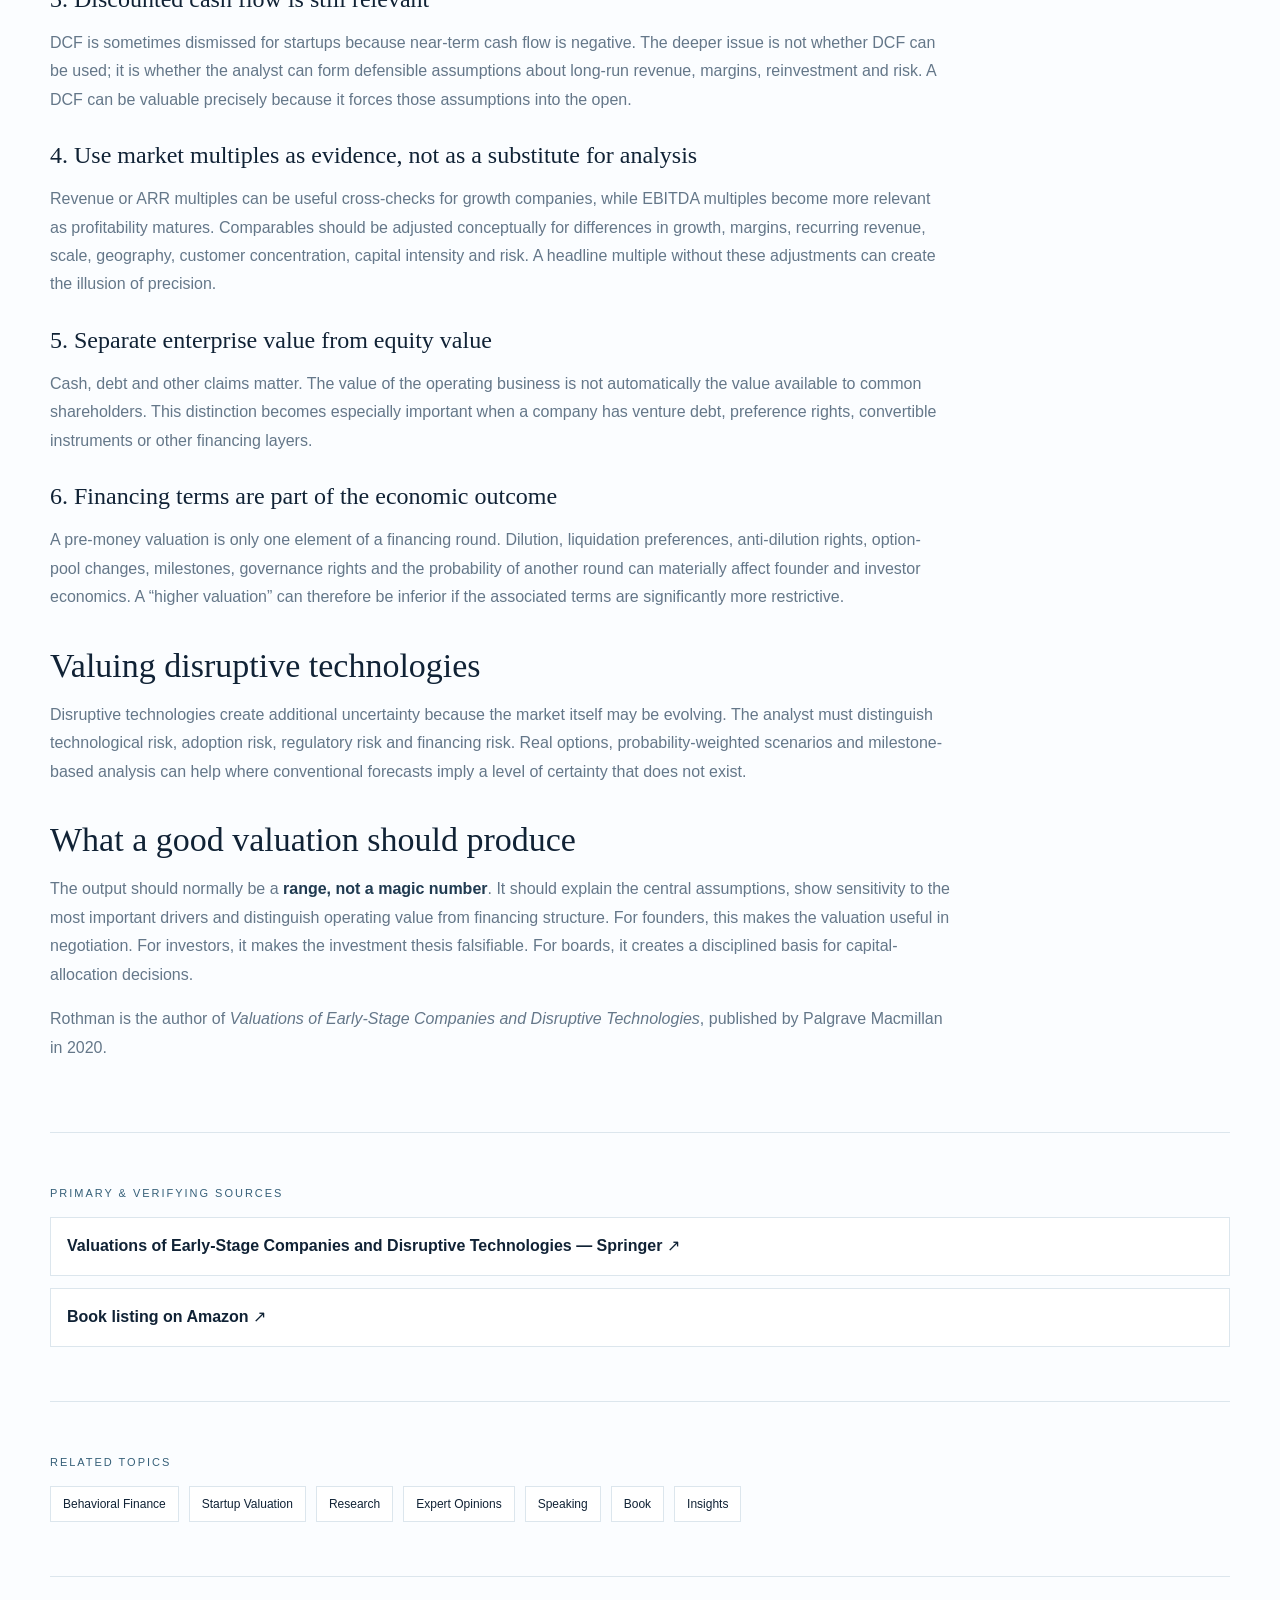
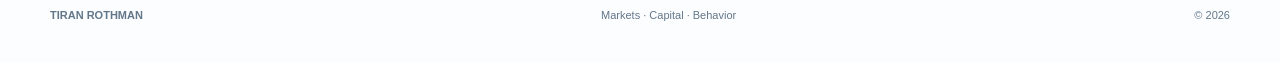
<file: startup-valuation/index.html>
<!DOCTYPE html>

<html dir="ltr" lang="en"><head><meta charset="utf-8"/><meta content="width=device-width, initial-scale=1, viewport-fit=cover" name="viewport"/><title>Startup Valuation &amp; Early-Stage Companies | Dr. Tiran Rothman</title><meta content="A practical framework for startup and early-stage valuation by Dr. Tiran Rothman, author of a Palgrave Macmillan book on disruptive technologies." name="description"/><meta content="Dr. Tiran Rothman" name="author"/><meta content="index,follow,max-image-preview:large,max-snippet:-1,max-video-preview:-1" name="robots"/><meta content="index,follow,max-image-preview:large,max-snippet:-1,max-video-preview:-1" name="googlebot"/><meta content="#355f78" name="theme-color"/><meta content="strict-origin-when-cross-origin" name="referrer"/><link href="https://tiranrothman.com/startup-valuation/" rel="canonical"/><link href="/favicon.svg" rel="icon" type="image/svg+xml"/><link href="/assets/apple-touch-icon.png" rel="apple-touch-icon"/><link href="/site.webmanifest" rel="manifest"/><meta content="website" property="og:type"/><meta content="Tiran Rothman" property="og:site_name"/><meta content="Startup Valuation &amp; Early-Stage Companies | Dr. Tiran Rothman" property="og:title"/><meta content="A practical framework for startup and early-stage valuation by Dr. Tiran Rothman, author of a Palgrave Macmillan book on disruptive technologies." property="og:description"/><meta content="https://tiranrothman.com/startup-valuation/" property="og:url"/><meta content="https://tiranrothman.com/assets/social-card.png" property="og:image"/><meta content="https://tiranrothman.com/assets/social-card.png" property="og:image:secure_url"/><meta content="image/png" property="og:image:type"/><meta content="1200" property="og:image:width"/><meta content="630" property="og:image:height"/><meta content="Dr. Tiran Rothman — Markets, Capital, Behavior" property="og:image:alt"/><meta content="en_US" property="og:locale"/><meta content="summary_large_image" name="twitter:card"/><meta content="Startup Valuation &amp; Early-Stage Companies | Dr. Tiran Rothman" name="twitter:title"/><meta content="A practical framework for startup and early-stage valuation by Dr. Tiran Rothman, author of a Palgrave Macmillan book on disruptive technologies." name="twitter:description"/><meta content="https://tiranrothman.com/assets/social-card.png" name="twitter:image"/><link href="/assets/site.css" rel="stylesheet"/><script type="application/ld+json">{"@context":"https://schema.org","@graph":[{"@type":"WebSite","@id":"https://tiranrothman.com/#website","url":"https://tiranrothman.com/","name":"Dr. Tiran Rothman","inLanguage":["en","he"],"publisher":{"@id":"https://tiranrothman.com/#person"}},{"@type":"Person","@id":"https://tiranrothman.com/#person","name":"Dr. Tiran Rothman","alternateName":["Tiran Rothman","ד״ר טיראן רוטמן","טיראן רוטמן"],"givenName":"Tiran","familyName":"Rothman","url":"https://tiranrothman.com/","image":{"@type":"ImageObject","url":"https://tiranrothman.com/assets/tiran-rothman-profile.jpg","width":800,"height":800},"email":"mailto:tiran@b-economics.com","description":"Economist, investor, behavioral finance researcher, author, speaker and strategic advisor working across valuation, venture capital, financial markets and decision making.","jobTitle":["Economist","Investor","Strategic Advisor","Researcher","Author","Speaker"],"knowsAbout":["Behavioral Finance","Behavioral Economics","Startup Valuation","Venture Capital","Investment Strategy","Fundraising","Financial Markets","Board Strategy","Economic Expert Opinions","Complex Financial Systems"],"sameAs":["https://www.linkedin.com/in/tiran-rothman-01b1836/","https://www.instagram.com/tiran.rothman/","https://www.researchgate.net/profile/Tiran-Rothman-2","https://www.youtube.com/@tiranrothman178","https://b-economics.com/"],"award":"TheMarker 40 Under 40 (2018)","subjectOf":{"@type":"WebPage","url":"https://www.themarker.com/magazine/2018-11-05/ty-article-static/0000017f-db7f-d856-a37f-ffff00760000","name":"TheMarker 40 Under 40, 2018"}},{"@type":"WebPage","@id":"https://tiranrothman.com/startup-valuation/#page","url":"https://tiranrothman.com/startup-valuation/","name":"Startup Valuation & Early-Stage Companies | Dr. Tiran Rothman","description":"A practical framework for startup and early-stage valuation by Dr. Tiran Rothman, author of a Palgrave Macmillan book on disruptive technologies.","inLanguage":"en","dateModified":"2026-10-04","isPartOf":{"@id":"https://tiranrothman.com/#website"},"about":{"@id":"https://tiranrothman.com/#person"},"mainEntity":{"@id":"https://tiranrothman.com/#person"}},{"@type":"Book","@id":"https://tiranrothman.com/#valuation-book","name":"Valuations of Early-Stage Companies and Disruptive Technologies","author":{"@id":"https://tiranrothman.com/#person"},"datePublished":"2020","isbn":"9783030388461","publisher":{"@type":"Organization","name":"Palgrave Macmillan"},"url":"https://link.springer.com/book/10.1007/978-3-030-38847-8"},{"@type":"Article","@id":"https://tiranrothman.com/startup-valuation/#article","headline":"Startup Valuation & Early-Stage Companies","description":"A practical framework for startup and early-stage valuation by Dr. Tiran Rothman, author of a Palgrave Macmillan book on disruptive technologies.","datePublished":"2026-10-04","dateModified":"2026-10-04","author":{"@id":"https://tiranrothman.com/#person"},"publisher":{"@id":"https://tiranrothman.com/#person"},"mainEntityOfPage":{"@id":"https://tiranrothman.com/startup-valuation/#page"},"image":"https://tiranrothman.com/assets/social-card.png","inLanguage":"en"},{"@type":"BreadcrumbList","@id":"https://tiranrothman.com/startup-valuation/#breadcrumbs","itemListElement":[{"@type":"ListItem","position":1,"name":"Home","item":"https://tiranrothman.com/"},{"@type":"ListItem","position":2,"name":"Startup Valuation & Early-Stage Companies","item":"https://tiranrothman.com/startup-valuation/"}]}]}</script></head><body class=""><a class="skip-link" href="#main">Skip to content</a><div class="topline"></div><div class="wrap"><nav><a class="brand" href="/">TIRAN ROTHMAN</a><div class="navlinks"><a href="/behavioral-finance/">BEHAVIORAL FINANCE</a><a href="/startup-valuation/">VALUATION</a><a href="/research/">RESEARCH</a><a href="/expert-opinions/">EXPERT</a><a href="/speaking/">SPEAKING</a><a href="/book/">BOOK</a><a href="/insights/">INSIGHTS</a><a class="lang-link" href="/he/" hreflang="he">עברית</a><button aria-expanded="false" aria-label="Open navigation" class="menu-btn" id="menu" type="button">☰</button></div></nav><main id="main"><div class="breadcrumbs"><a href="/">Home</a> / Startup Valuation</div><header class="topic-hero"><div class="kicker">STARTUP VALUATION</div><h1>Startup Valuation &amp; Early-Stage Companies</h1><p class="lead">Valuation under uncertainty: connecting operating assumptions, scenarios, market evidence, financing needs and investor terms.</p><div class="reading-meta">By Dr. Tiran Rothman · Updated October 2026</div></header><section><div class="eyebrow">DIRECT ANSWER</div><p class="answer">Startup valuation estimates the economic value of a young company when historical data are limited and uncertainty is unusually high. The objective is not false precision; it is to make the assumptions behind value explicit, test how value changes across scenarios, and connect the result to financing structure and future capital needs.</p></section><section><div class="prose"><h2>Why startup valuation is different</h2><p>Young companies often have little operating history, negative cash flow, rapidly changing business models and a meaningful probability that the original plan will not be achieved. That does not make valuation impossible. It makes the <strong>assumptions and uncertainty more important than the spreadsheet mechanics</strong>.</p><p>A useful valuation therefore starts with the economics of the business: the size of the addressable opportunity, the path from product to revenue, sustainable margins, reinvestment needs, capital intensity and the probability of reaching key commercial milestones.</p><h2>A practical valuation framework</h2><h3>1. Build an operating model before choosing a multiple</h3><p>Revenue growth, gross margin, operating margin, working capital and reinvestment should be linked to an explicit business story. For a SaaS company, recurring revenue and retention may be central. For life sciences, development milestones and regulatory probability can dominate. For deep tech, capital requirements and time to commercialization may matter more than near-term EBITDA.</p><h3>2. Use scenarios instead of a single forecast</h3><p>A base case is useful, but it can hide the width of the outcome distribution. Bear, base and upside scenarios make the main value drivers visible and allow investors and management to see which assumptions actually change the result. Scenario probabilities should reflect both commercial execution and financing risk.</p><h3>3. Discounted cash flow is still relevant</h3><p>DCF is sometimes dismissed for startups because near-term cash flow is negative. The deeper issue is not whether DCF can be used; it is whether the analyst can form defensible assumptions about long-run revenue, margins, reinvestment and risk. A DCF can be valuable precisely because it forces those assumptions into the open.</p><h3>4. Use market multiples as evidence, not as a substitute for analysis</h3><p>Revenue or ARR multiples can be useful cross-checks for growth companies, while EBITDA multiples become more relevant as profitability matures. Comparables should be adjusted conceptually for differences in growth, margins, recurring revenue, scale, geography, customer concentration, capital intensity and risk. A headline multiple without these adjustments can create the illusion of precision.</p><h3>5. Separate enterprise value from equity value</h3><p>Cash, debt and other claims matter. The value of the operating business is not automatically the value available to common shareholders. This distinction becomes especially important when a company has venture debt, preference rights, convertible instruments or other financing layers.</p><h3>6. Financing terms are part of the economic outcome</h3><p>A pre-money valuation is only one element of a financing round. Dilution, liquidation preferences, anti-dilution rights, option-pool changes, milestones, governance rights and the probability of another round can materially affect founder and investor economics. A “higher valuation” can therefore be inferior if the associated terms are significantly more restrictive.</p><h2>Valuing disruptive technologies</h2><p>Disruptive technologies create additional uncertainty because the market itself may be evolving. The analyst must distinguish technological risk, adoption risk, regulatory risk and financing risk. Real options, probability-weighted scenarios and milestone-based analysis can help where conventional forecasts imply a level of certainty that does not exist.</p><h2>What a good valuation should produce</h2><p>The output should normally be a <strong>range, not a magic number</strong>. It should explain the central assumptions, show sensitivity to the most important drivers and distinguish operating value from financing structure. For founders, this makes the valuation useful in negotiation. For investors, it makes the investment thesis falsifiable. For boards, it creates a disciplined basis for capital-allocation decisions.</p><p>Rothman is the author of <em>Valuations of Early-Stage Companies and Disruptive Technologies</em>, published by Palgrave Macmillan in 2020.</p></div></section><section><div class="eyebrow">PRIMARY &amp; VERIFYING SOURCES</div><div class="source-list"><a href="https://link.springer.com/book/10.1007/978-3-030-38847-8" rel="noopener noreferrer" target="_blank"><strong>Valuations of Early-Stage Companies and Disruptive Technologies — Springer</strong> ↗</a><a href="https://www.amazon.com/dp/3030388468" rel="noopener noreferrer" target="_blank"><strong>Book listing on Amazon</strong> ↗</a></div></section><section><div class="eyebrow">RELATED TOPICS</div><div class="related"><a href="/behavioral-finance/">Behavioral Finance</a><a href="/startup-valuation/">Startup Valuation</a><a href="/research/">Research</a><a href="/expert-opinions/">Expert Opinions</a><a href="/speaking/">Speaking</a><a href="/book/">Book</a><a href="/insights/">Insights</a></div></section></main><footer><strong>TIRAN ROTHMAN</strong><span>Markets · Capital · Behavior</span><span>© 2026</span></footer></div><script defer="" src="/assets/site.js"></script></body></html>
</file>
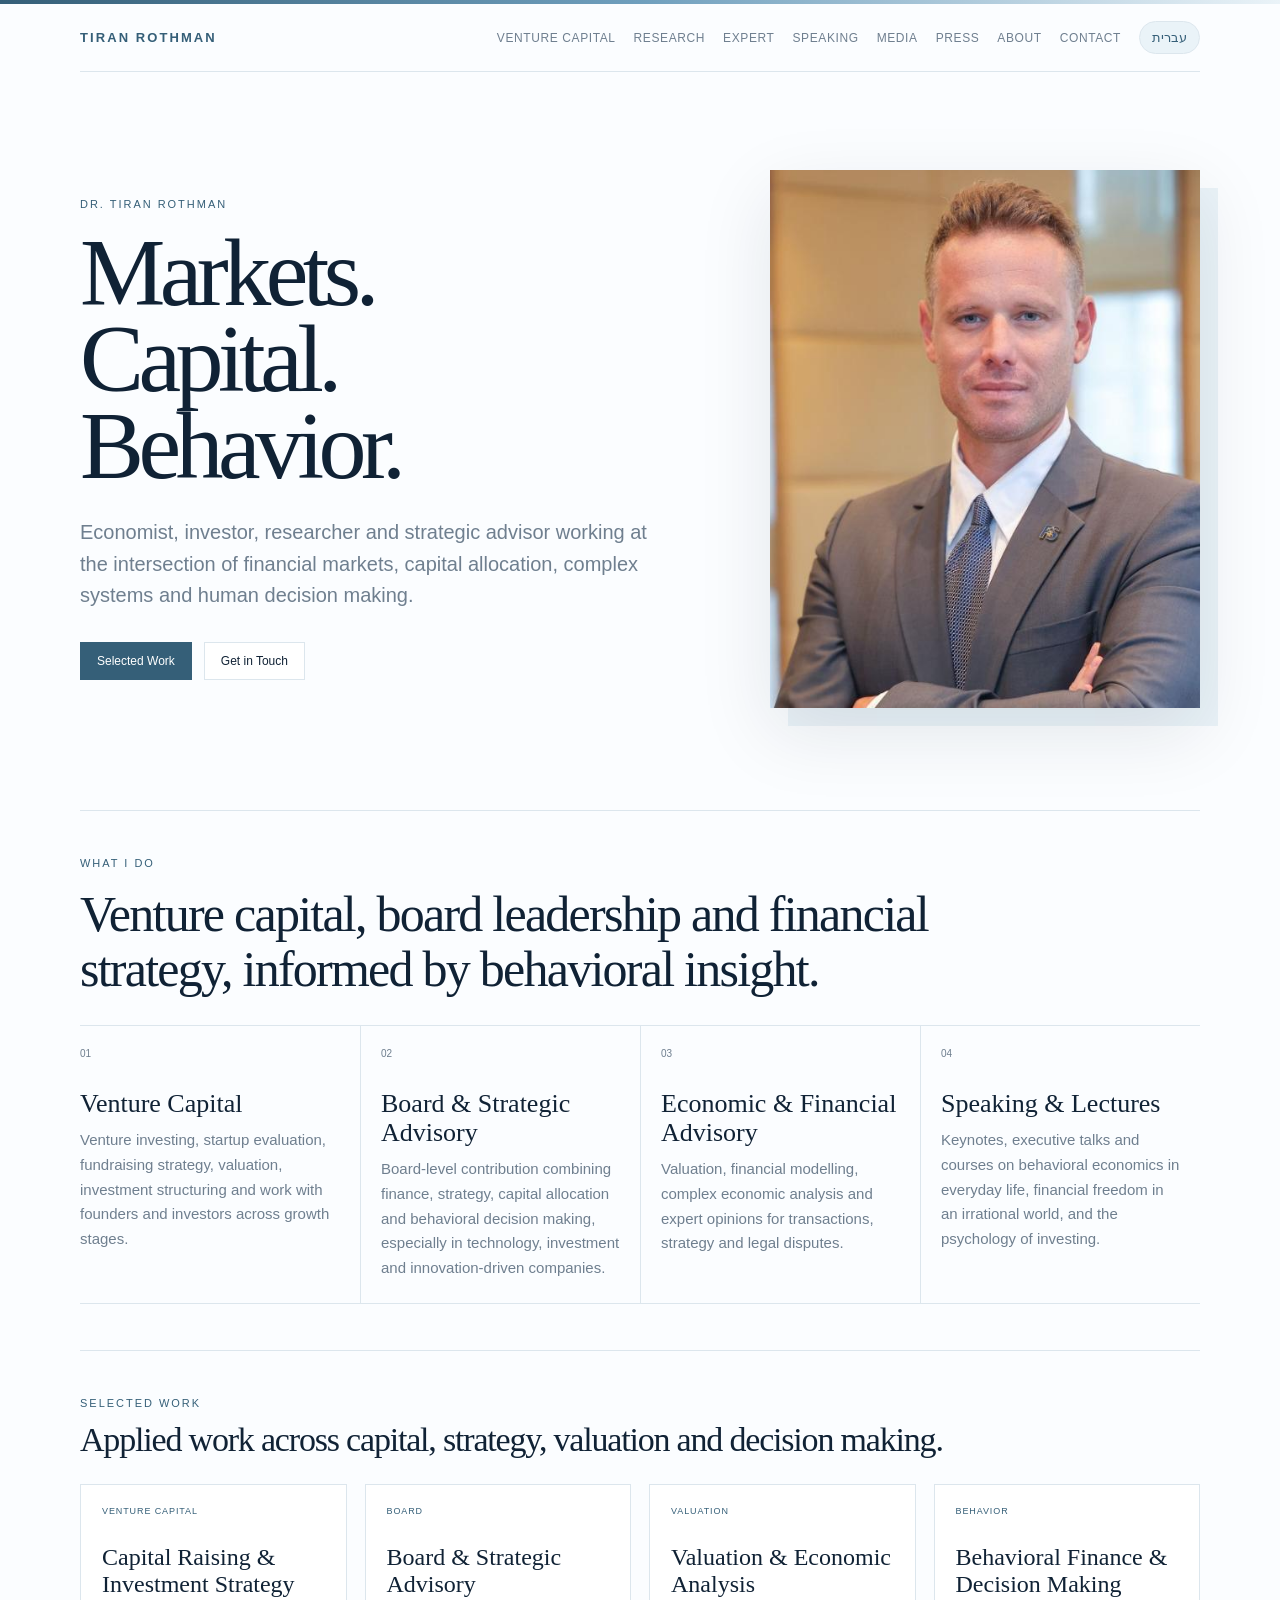
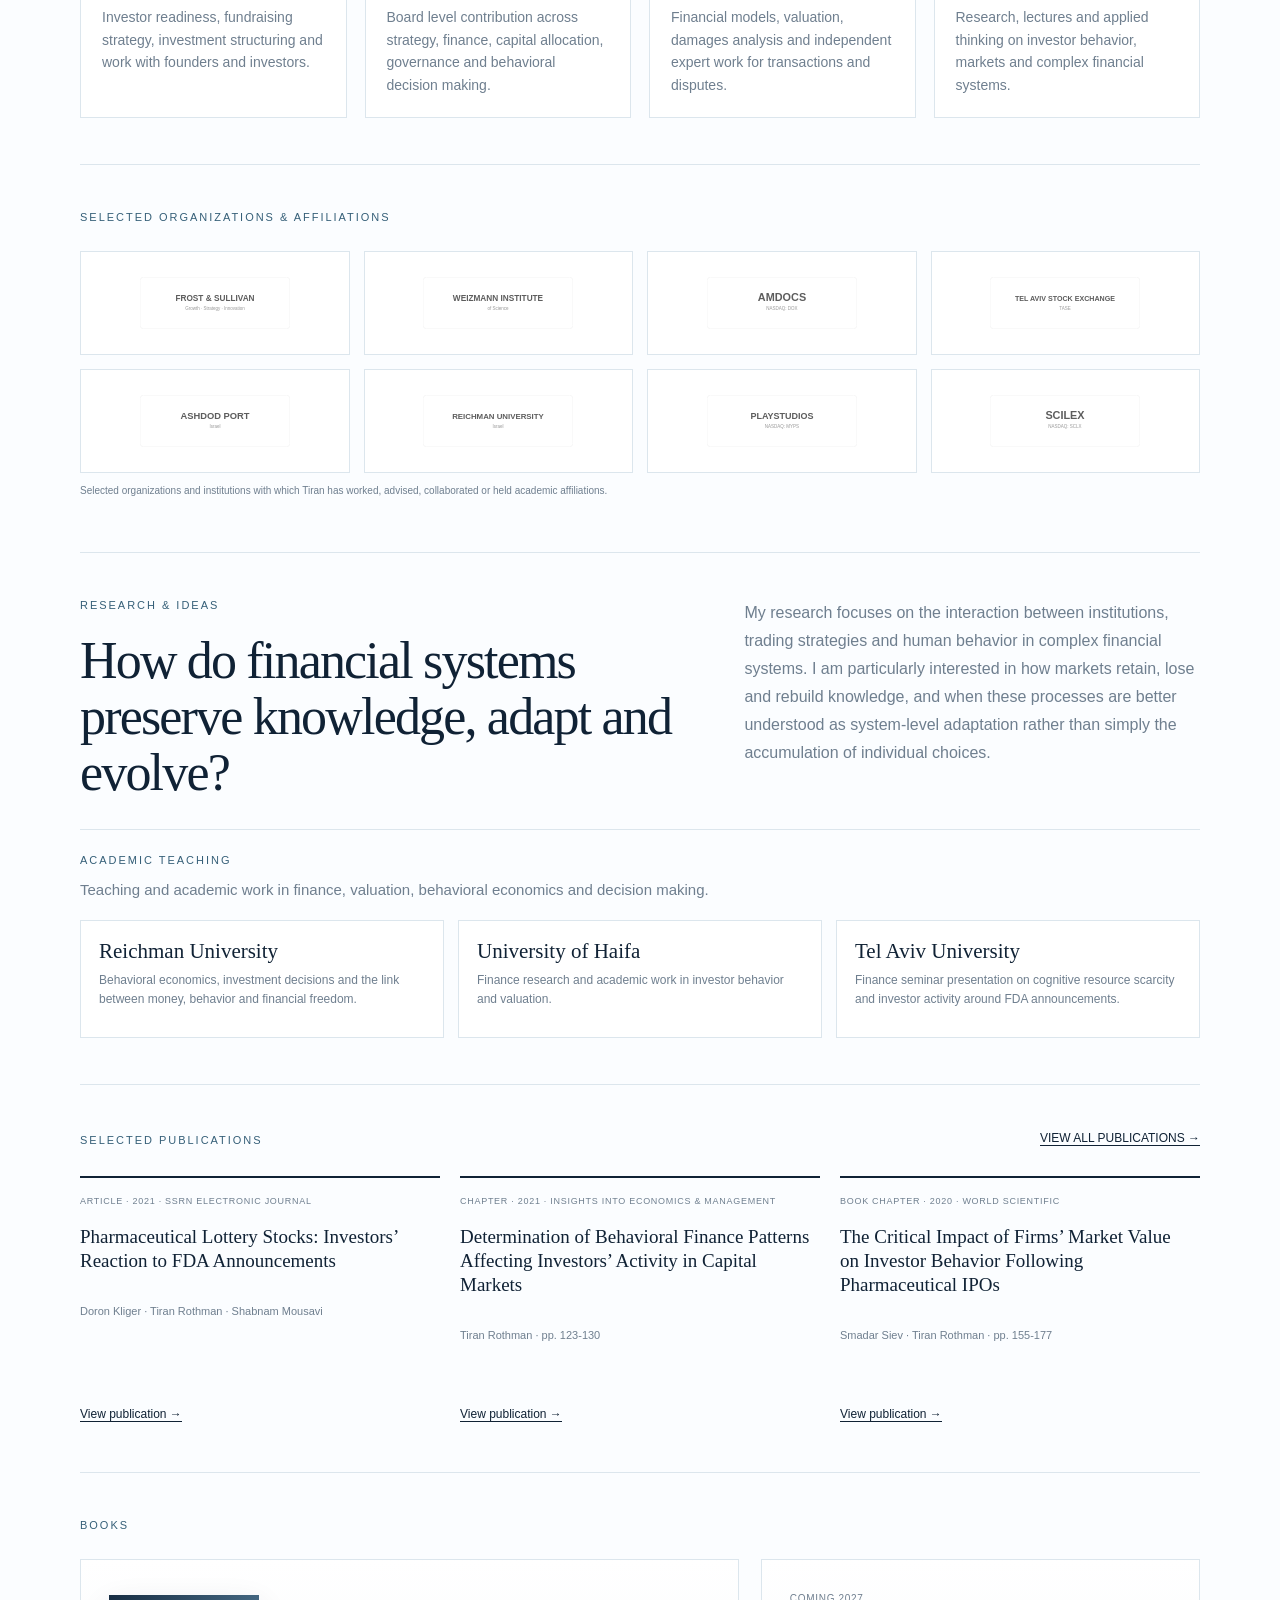
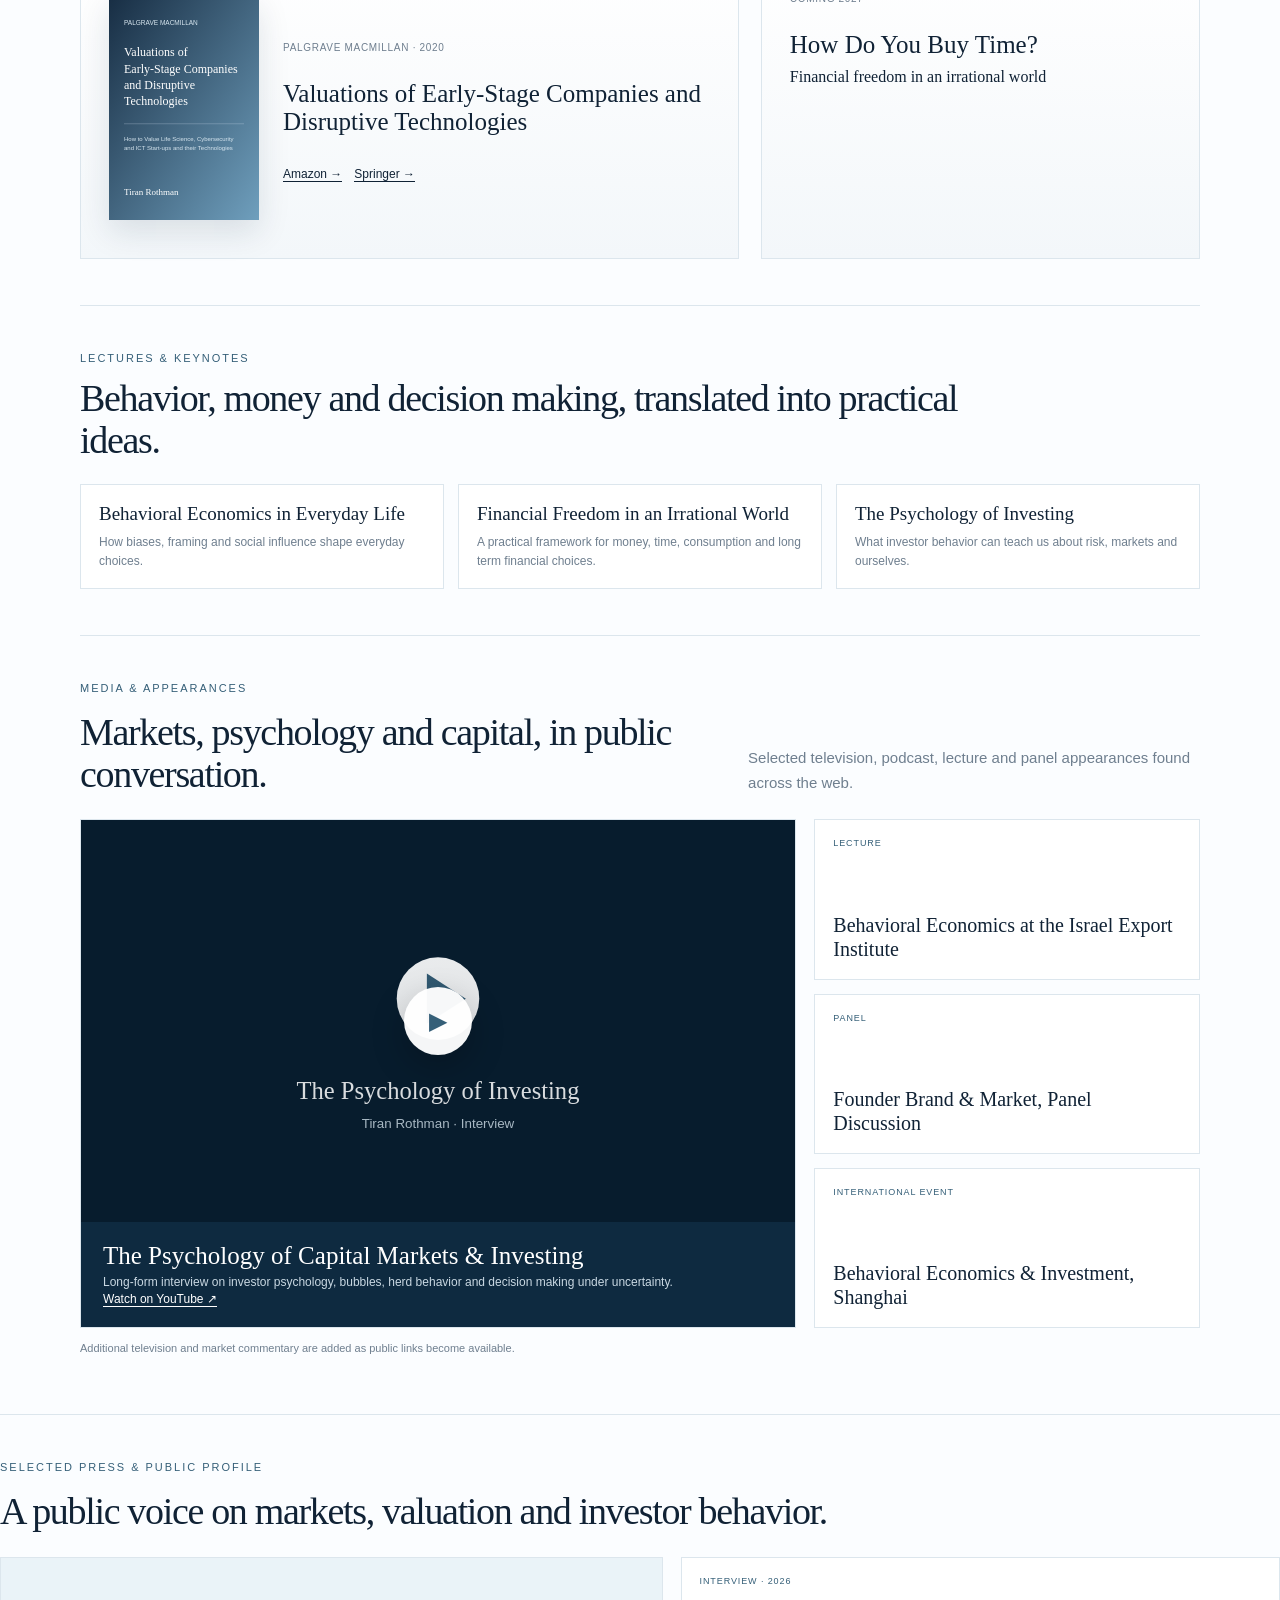
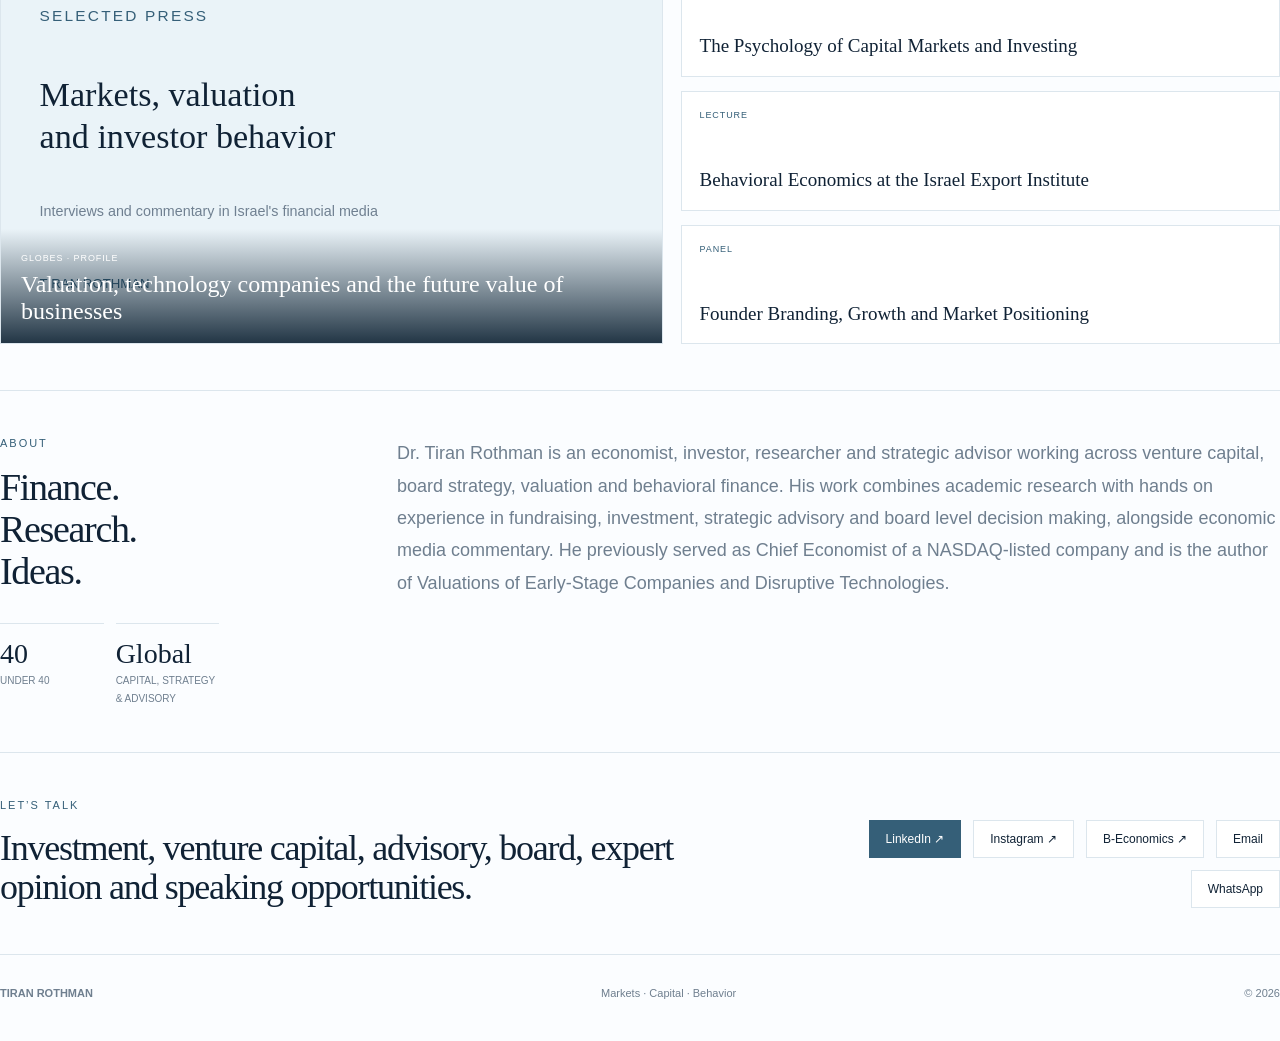
<file: index_v27.html>
<!doctype html>
<html lang="en" dir="ltr">
<head>
<meta charset="utf-8">
<meta name="viewport" content="width=device-width, initial-scale=1, viewport-fit=cover">
<meta name="description" content="Dr. Tiran Rothman works across venture capital, board strategy, fundraising, valuation, behavioral finance and investment decision making. Researcher, author, speaker and 40 Under 40 honoree.">
<meta name="keywords" content="Tiran Rothman, venture capital Israel, board advisor, fundraising, startup valuation, investment strategy, behavioral finance, economic expert, speaker, financial freedom, psychology of investing, 40 under 40">
<meta name="author" content="Dr. Tiran Rothman">
<meta name="robots" content="index,follow,max-image-preview:large,max-snippet:-1,max-video-preview:-1">
<meta name="theme-color" content="#355f78">
<meta name="referrer" content="strict-origin-when-cross-origin">
<meta property="profile:first_name" content="Tiran">
<meta property="profile:last_name" content="Rothman">
<meta name="googlebot" content="index,follow,max-image-preview:large,max-snippet:-1,max-video-preview:-1">
<link rel="canonical" href="https://tiranrothman.com/">
<link rel="icon" href="favicon.svg" type="image/svg+xml">
<link rel="apple-touch-icon" href="assets/apple-touch-icon.png">
<meta property="og:title" content="Dr. Tiran Rothman | Venture Capital, Boards & Behavioral Finance">
<meta property="og:description" content="Venture capital, investment strategy, board advisory, behavioral finance, valuation, research and speaking.">
<meta property="og:type" content="website">
<meta property="og:url" content="https://tiranrothman.com/">
<meta property="og:image" content="https://tiranrothman.com/assets/social-card.png">
<meta property="og:image:alt" content="Dr. Tiran Rothman">
<meta property="og:site_name" content="Tiran Rothman">
<meta property="og:locale" content="en_US">
<meta name="twitter:card" content="summary_large_image">
<meta name="twitter:title" content="Dr. Tiran Rothman | Venture Capital, Boards & Behavioral Finance">
<meta name="twitter:description" content="Venture capital, investment strategy, board advisory, behavioral finance, valuation, research and speaking.">
<meta name="twitter:image" content="https://tiranrothman.com/assets/social-card.png">
<title>Dr. Tiran Rothman | Venture Capital, Boards & Behavioral Finance</title>
<style>
:root{
  --ink:#102235;--ink2:#1f3a50;--muted:#6f7f8f;--line:#dce6ed;--paper:#fbfdff;
  --soft:#f3f7fa;--blue:#6f9fbd;--blue2:#355f78;--pale:#eaf3f8;--white:#fff;
  --shadow:0 24px 70px rgba(16,34,53,.10);
}
*{box-sizing:border-box}
html{scroll-behavior:smooth}
body{margin:0;background:var(--paper);color:var(--ink);font-family:"Segoe UI",Arial,sans-serif;-webkit-font-smoothing:antialiased;text-rendering:optimizeLegibility} img{max-width:100%} :focus-visible{outline:3px solid var(--blue);outline-offset:3px}.skip-link{position:absolute;left:-9999px;top:8px;z-index:999;background:var(--ink);color:#fff;padding:10px 14px;text-decoration:none}.skip-link:focus{left:12px}
body.rtl{direction:rtl;font-family:Arial,"Segoe UI",sans-serif}
a{color:inherit}
.wrap{max-width:1180px;margin:auto;padding:0 30px}
.topline{height:4px;background:linear-gradient(90deg,var(--blue2),var(--blue),var(--pale))}
nav{position:sticky;top:0;z-index:10;background:rgba(251,253,255,.92);backdrop-filter:blur(14px);display:flex;justify-content:space-between;align-items:center;padding:17px 0;border-bottom:1px solid var(--line);gap:24px}
.brand{font-weight:700;letter-spacing:.16em;font-size:13px;color:var(--blue2);white-space:nowrap}
.navlinks{display:flex;align-items:center;gap:18px;font-size:12px;letter-spacing:.05em;color:var(--muted)}
.navlinks a{text-decoration:none}.navlinks a:hover{color:var(--blue2)}
.lang{border:1px solid var(--line);background:var(--pale);color:var(--blue2);padding:8px 12px;border-radius:999px;cursor:pointer}.menu-btn{display:none;border:1px solid var(--line);background:#fff;color:var(--ink);padding:8px 11px;border-radius:8px;cursor:pointer;font-size:16px}
.hero{min-height:82vh;display:grid;grid-template-columns:1.08fr .92fr;gap:58px;align-items:center;padding:54px 0 58px}
.kicker,.eyebrow{font-size:11px;letter-spacing:.18em;color:var(--blue2);text-transform:uppercase}
.kicker{margin-bottom:20px}
h1,.display,.card h3,.book h3,.media-copy h3,.quote,.metric strong{font-family:Baskerville,Georgia,"Times New Roman",serif;font-weight:400}
h1{font-size:clamp(58px,7.5vw,96px);line-height:.9;letter-spacing:-.058em;margin:0 0 28px}
.lead{font-size:20px;line-height:1.58;color:var(--muted);max-width:650px}.shortbio{margin-top:16px;font-size:14px;line-height:1.55;color:var(--ink2);max-width:660px}.lecture-list{display:grid;grid-template-columns:repeat(3,1fr);gap:14px;margin-top:22px}.lecture{padding:18px;border:1px solid var(--line);background:#fff}.lecture strong{display:block;font-family:Baskerville,Georgia,serif;font-size:19px;font-weight:400;line-height:1.2;margin-bottom:6px}.lecture span{font-size:12px;line-height:1.5;color:var(--muted)}
.hero-actions{display:flex;gap:12px;flex-wrap:wrap;margin-top:30px}
.btn{display:inline-block;padding:11px 16px;border:1px solid var(--line);color:var(--ink);text-decoration:none;background:#fff;font-size:12px}
.btn.primary{background:var(--blue2);border-color:var(--blue2);color:#fff}
.portrait-wrap{position:relative;justify-self:end;width:100%;max-width:430px}
.portrait-wrap:before{content:"";position:absolute;inset:18px -18px -18px 18px;background:var(--pale);z-index:-1}
.hero img{width:100%;aspect-ratio:4/5;object-fit:cover;object-position:center top;display:block;box-shadow:var(--shadow)}
section{padding:46px 0;border-top:1px solid var(--line)}
.section-head{display:flex;justify-content:space-between;gap:24px;align-items:flex-end;margin-bottom:24px}
.display{font-size:clamp(31px,4vw,50px);line-height:1.1;letter-spacing:-.035em;max-width:940px;margin-top:18px}
.sub{font-size:15px;color:var(--muted);line-height:1.65;max-width:560px}
.core-grid{display:grid;grid-template-columns:repeat(3,1fr);border-top:1px solid var(--line)}
.card{padding:22px 20px 22px 0;min-height:180px;border-bottom:1px solid var(--line)}
.card+.card{padding-left:20px;border-left:1px solid var(--line)}
body.rtl .card{padding:26px 0 28px 22px} body.rtl .card+.card{padding-right:22px;padding-left:0;border-left:0;border-right:1px solid var(--line)}
.num{font-size:10px;color:var(--muted);margin-bottom:30px}
.card h3{font-size:26px;line-height:1.12;margin:0 0 10px}.card p{font-size:15px;line-height:1.65;color:var(--muted);margin:0}
.focus{display:flex;flex-wrap:wrap;gap:11px;margin-top:28px}.tag{font-size:12px;border:1px solid var(--line);padding:9px 12px;background:#fff}
.work-grid{display:grid;grid-template-columns:repeat(3,1fr);gap:18px}.work{background:#fff;border:1px solid var(--line);padding:21px;min-height:190px;display:flex;flex-direction:column;transition:.2s ease}
.work:hover{transform:translateY(-3px);box-shadow:0 14px 34px rgba(16,34,53,.06)}.work small{font-size:9px;letter-spacing:.1em;color:var(--blue2)}.work h3{font-family:Baskerville,Georgia,serif;font-weight:400;font-size:24px;margin:28px 0 8px}.work p{margin:0;color:var(--muted);font-size:14px;line-height:1.6}
.orgs{display:grid;grid-template-columns:repeat(4,1fr);gap:14px}.org{min-height:104px;display:flex;flex-direction:column;align-items:center;justify-content:center;text-align:center;padding:16px;background:#fff;border:1px solid var(--line)}.org img{max-width:150px;max-height:58px;object-fit:contain;filter:grayscale(100%);opacity:.78}.org:hover img{filter:none;opacity:1}.org-name{font-size:11px;margin-top:9px;color:var(--muted)}
.research-block{display:grid;grid-template-columns:1.15fr .85fr;gap:48px;align-items:start}.quote{font-size:clamp(34px,4.1vw,52px);line-height:1.08;letter-spacing:-.035em}.research-copy{font-size:16px;line-height:1.75;color:var(--muted)}
.pub-grid{display:grid;grid-template-columns:repeat(3,1fr);gap:20px;margin-top:30px}.pub{border-top:2px solid var(--ink);padding:18px 8px 4px 0;min-height:250px;display:flex;flex-direction:column}.pub small{font-size:9px;letter-spacing:.08em;color:var(--muted)}.pub h3{font-family:Baskerville,Georgia,serif;font-size:19px;font-weight:400;line-height:1.25}.pub p{font-size:11px;color:var(--muted);line-height:1.5}.pub a,.textlink{margin-top:auto;width:max-content;color:var(--ink);font-size:12px;text-decoration:none;border-bottom:1px solid var(--ink)}
.books{display:grid;grid-template-columns:1.2fr .8fr;gap:22px}.book{border:1px solid var(--line);background:linear-gradient(180deg,#fff,var(--soft));padding:28px;min-height:300px}.book-one{display:grid;grid-template-columns:150px 1fr;gap:24px;align-items:center}.book-cover{width:100%;box-shadow:0 12px 30px rgba(20,45,65,.12)}.book h3{font-size:25px;line-height:1.15}.book small{font-size:10px;color:var(--muted);letter-spacing:.07em}
.media-layout{display:grid;grid-template-columns:1.45fr .75fr;gap:18px}.featured-video{background:#071c2d;border:1px solid var(--line)}.featured-video img{width:100%;display:block;aspect-ratio:16/9;object-fit:cover;object-position:center 42%}.media-copy{padding:20px 22px;background:#0e2a40;color:#fff}.media-copy h3{font-size:25px;margin:0 0 5px}.media-copy p{margin:0;color:#c9d8e2;font-size:12px}.media-side{display:grid;gap:18px}.media-small{min-height:190px;padding:22px;background:linear-gradient(135deg,var(--pale),#fff);border:1px solid var(--line);display:flex;flex-direction:column;justify-content:flex-end}.media-small small{font-size:9px;color:var(--blue2);letter-spacing:.09em}.media-small strong{font-family:Baskerville,Georgia,serif;font-size:20px;font-weight:400;margin-top:7px}
.bio{display:grid;grid-template-columns:.55fr 1.45fr;gap:62px}.bio p{font-size:18px;line-height:1.8;color:var(--muted);margin:0}.metrics{display:grid;grid-template-columns:repeat(3,1fr);gap:12px;margin-top:30px}.metric{border-top:1px solid var(--line);padding-top:14px}.metric strong{display:block;font-size:28px}.metric span{font-size:10px;color:var(--muted)}
.contact{display:grid;grid-template-columns:1.2fr .8fr;gap:36px;align-items:end}.connect{display:flex;gap:12px;flex-wrap:wrap;justify-content:flex-end}
footer{padding:32px 0 42px;border-top:1px solid var(--line);display:flex;justify-content:space-between;gap:18px;flex-wrap:wrap;color:var(--muted);font-size:11px}
body.rtl h1,body.rtl .display,body.rtl .card h3,body.rtl .book h3,body.rtl .quote,body.rtl .metric strong{font-family:"Times New Roman",serif;letter-spacing:-.02em}
@media(max-width:900px){.lecture-list{grid-template-columns:1fr;}.hero{grid-template-columns:1fr;min-height:auto;gap:34px}.portrait-wrap{justify-self:start;max-width:360px}.core-grid{grid-template-columns:1fr}.card,.card+.card{padding:22px 0!important;border-left:0!important;border-right:0!important}.work-grid,.pub-grid,.books,.media-layout,.bio,.research-block,.contact{grid-template-columns:1fr}.orgs{grid-template-columns:1fr 1fr}.connect{justify-content:flex-start}.section-head{display:block}.metrics{grid-template-columns:1fr 1fr 1fr}.menu-btn{display:inline-block}.navlinks{position:relative}.navlinks a{display:none}.navlinks.open{position:absolute;right:18px;top:62px;display:flex;flex-direction:column;align-items:stretch;gap:0;background:#fff;border:1px solid var(--line);box-shadow:0 18px 40px rgba(16,34,53,.12);min-width:210px;padding:8px;z-index:40}.navlinks.open a{display:block;padding:11px 12px}.navlinks.open .lang,.navlinks.open .menu-btn{align-self:flex-start;margin:5px 8px}body.rtl .navlinks.open{right:auto;left:18px}}
@media(max-width:540px){.wrap{padding:0 18px}.hero{padding:52px 0 62px}.orgs,.work-grid,.pub-grid{grid-template-columns:1fr}.book-one{grid-template-columns:95px 1fr}.metrics{grid-template-columns:1fr}.display{font-size:34px}section{padding:54px 0}}

.media-web{display:grid;grid-template-columns:1.3fr .7fr;gap:18px;margin-top:24px}.video-card{background:#071c2d;border:1px solid var(--line);overflow:hidden}.video-link{position:relative;display:block;text-decoration:none;background:#071c2d}.video-link img{width:100%;display:block;aspect-ratio:16/9;object-fit:cover}.video-link:after{content:"";position:absolute;inset:0;background:linear-gradient(180deg,rgba(7,28,45,.02),rgba(7,28,45,.22))}.play{position:absolute;z-index:2;left:50%;top:50%;transform:translate(-50%,-50%);width:68px;height:68px;border-radius:50%;display:grid;place-items:center;background:rgba(255,255,255,.96);color:var(--blue2);font-size:24px;box-shadow:0 12px 34px rgba(0,0,0,.22);transition:.2s ease}.video-link:hover .play{transform:translate(-50%,-50%) scale(1.06)}.video-fallback{display:none;aspect-ratio:16/9;place-items:center;color:#fff;text-align:center;padding:28px;font-family:Baskerville,Georgia,serif;font-size:26px}.proof-stack{display:grid;gap:14px}.proof-card{border:1px solid var(--line);background:#fff;padding:18px;text-decoration:none;display:flex;flex-direction:column;justify-content:space-between;min-height:126px;transition:.2s ease}.proof-card:hover{transform:translateY(-2px);box-shadow:0 12px 30px rgba(16,34,53,.06)}.proof-card small{font-size:9px;letter-spacing:.1em;color:var(--blue2)}.proof-card strong{font-family:Baskerville,Georgia,serif;font-size:20px;font-weight:400;line-height:1.2;margin-top:16px}.media-note{font-size:11px;color:var(--muted);line-height:1.55;margin-top:12px}.credibility{display:flex;gap:18px;align-items:center;flex-wrap:wrap;margin-top:22px}.credibility a{font-size:12px;color:var(--ink2);text-decoration:none;border-bottom:1px solid var(--line);padding-bottom:3px}.credibility a:hover{border-color:var(--blue2)}
@media(max-width:900px){.media-web{grid-template-columns:1fr}}
@media(prefers-reduced-motion:reduce){html{scroll-behavior:auto}*{transition:none!important;animation:none!important}}

.press-grid{display:grid;grid-template-columns:1.05fr .95fr;gap:18px;margin-top:24px}.press-visual{position:relative;overflow:hidden;border:1px solid var(--line);background:#fff}.press-visual img{width:100%;height:100%;min-height:300px;object-fit:cover;display:block}.press-caption{position:absolute;left:0;right:0;bottom:0;padding:18px 20px;background:linear-gradient(180deg,transparent,rgba(7,28,45,.88));color:#fff}.press-caption small{font-size:9px;letter-spacing:.1em}.press-caption strong{display:block;font-family:Baskerville,Georgia,serif;font-size:24px;font-weight:400;margin-top:6px}.press-list{display:grid;gap:14px}.press-item{border:1px solid var(--line);background:#fff;padding:18px;text-decoration:none;display:flex;flex-direction:column;justify-content:space-between;min-height:92px}.press-item small{font-size:9px;letter-spacing:.1em;color:var(--blue2)}.press-item strong{font-family:Baskerville,Georgia,serif;font-weight:400;font-size:19px;line-height:1.2;margin-top:8px}.academic-grid{display:grid;grid-template-columns:repeat(3,1fr);gap:14px;margin-top:18px}.academic-card{background:#fff;border:1px solid var(--line);padding:18px;min-height:118px}.academic-card strong{font-family:Baskerville,Georgia,serif;font-size:21px;font-weight:400;display:block;margin-bottom:6px}.academic-card span{font-size:12px;line-height:1.5;color:var(--muted)}
@media(max-width:900px){.press-grid,.academic-grid{grid-template-columns:1fr}.press-visual img{min-height:240px}.work-grid{grid-template-columns:1fr 1fr!important}}
@media(max-width:560px){.work-grid{grid-template-columns:1fr!important}}
</style>

<script type="application/ld+json">
{
  "@context": "https://schema.org",
  "@type": "Person",
  "name": "Dr. Tiran Rothman",
  "url": "https://tiranrothman.com/",
  "image": "https://tiranrothman.com/assets/social-card.png",
  "email": "mailto:tiran@b-economics.com",
  "jobTitle": ["Economist", "Investor", "Strategic Advisor", "Researcher", "Author", "Speaker"],
  "knowsAbout": ["Venture Capital", "Investment Strategy", "Behavioral Finance", "Valuation", "Fundraising", "Financial Markets", "Board Strategy", "Complex Financial Systems"],
  "sameAs": [
    "https://www.linkedin.com/in/tiran-rothman-01b1836/",
    "https://www.instagram.com/tiran.rothman/",
    "https://www.researchgate.net/profile/Tiran-Rothman-2",
    "https://www.globes.co.il/news/article.aspx?did=1001242234",
    "https://www.youtube.com/watch?v=vhkz6dn2laA",
    "https://www.youtube.com/@tiranrothman178",
    "https://link.springer.com/book/10.1007/978-3-030-38847-8",
    "https://b-economics.com/"
  ]
}
</script>
<script type="application/ld+json">
{
  "@context": "https://schema.org",
  "@type": "Book",
  "name": "Valuations of Early-Stage Companies and Disruptive Technologies",
  "author": {"@type": "Person", "name": "Tiran Rothman"},
  "datePublished": "2020",
  "isbn": "9783030388461",
  "publisher": {"@type": "Organization", "name": "Palgrave Macmillan"},
  "url": "https://link.springer.com/book/10.1007/978-3-030-38847-8"
}
</script>
</head>
<body>
<a class="skip-link" href="#main">Skip to content</a>
<div class="topline"></div>
<div class="wrap">
<nav>
  <div class="brand">TIRAN ROTHMAN</div>
  <div class="navlinks">
    <a href="#capital" data-en="VENTURE CAPITAL" data-he="הון סיכון">VENTURE CAPITAL</a>
    <a href="#research" data-en="RESEARCH" data-he="מחקר">RESEARCH</a>
    <a href="#expert" data-en="EXPERT" data-he="חוות דעת">EXPERT</a>
    <a href="#speaking" data-en="SPEAKING" data-he="הרצאות">SPEAKING</a>
    <a href="#media" data-en="MEDIA" data-he="מדיה">MEDIA</a>
    <a href="#press" data-en="PRESS" data-he="תקשורת">PRESS</a>
    <a href="#about" data-en="ABOUT" data-he="אודות">ABOUT</a>
    <a href="#contact" data-en="CONTACT" data-he="יצירת קשר">CONTACT</a>
    <button id="lang" class="lang" type="button" aria-label="Switch language">עברית</button>
    <button id="menu" class="menu-btn" type="button" aria-label="Open navigation" aria-expanded="false">☰</button>
  </div>
</nav>
<main id="main">
<header class="hero">
  <div>
    <div class="kicker" data-en="DR. TIRAN ROTHMAN" data-he="ד״ר טיראן רוטמן">DR. TIRAN ROTHMAN</div>
    <h1 data-en="Markets.<br>Capital.<br>Behavior." data-he="כלכלה.<br>שווקים.<br>החלטות.">Markets.<br>Capital.<br>Behavior.</h1>
    <div class="lead" data-en="Economist, investor, researcher and strategic advisor working at the intersection of financial markets, capital allocation, complex systems and human decision making." data-he="כלכלן, משקיע, חוקר ויועץ אסטרטגי הפועל במפגש שבין שווקים פיננסיים, הקצאת הון, מערכות מורכבות וקבלת החלטות.">Economist, investor, researcher and strategic advisor working at the intersection of financial markets, capital allocation, complex systems and human decision making.</div>
    <div class="hero-actions"><a class="btn primary" href="#selected-work" data-en="Selected Work" data-he="עבודות נבחרות">Selected Work</a><a class="btn" href="#contact" data-en="Get in Touch" data-he="יצירת קשר">Get in Touch</a></div>
  </div>
  <div class="portrait-wrap"><img loading="eager" fetchpriority="high" decoding="async" src="portrait.png" alt="Dr. Tiran Rothman"></div>
</header>

<section id="capital">
  <div class="eyebrow" data-en="WHAT I DO" data-he="תחומי פעילות">WHAT I DO</div>
  <div class="display" data-en="Venture capital, board leadership and financial strategy, informed by behavioral insight." data-he="הון סיכון, עבודת דירקטוריון ואסטרטגיה פיננסית, מתוך הבנה עמוקה של התנהגות וקבלת החלטות.">Venture capital, board leadership and financial strategy, informed by behavioral insight.</div>
  <div class="core-grid" style="margin-top:28px;grid-template-columns:repeat(4,1fr)">
    <div class="card"><div class="num">01</div><h3 data-en="Venture Capital" data-he="הון סיכון">Venture Capital</h3><p data-en="Venture investing, startup evaluation, fundraising strategy, valuation, investment structuring and work with founders and investors across growth stages." data-he="השקעות הון סיכון, בחינת סטארטאפים, אסטרטגיית גיוס הון, הערכות שווי, מבני השקעה ועבודה עם יזמים ומשקיעים לאורך שלבי הצמיחה.">Venture investing, startup evaluation, fundraising strategy, valuation, investment structuring and work with founders and investors across growth stages.</p></div>
    <div class="card"><div class="num">02</div><h3 data-en="Board & Strategic Advisory" data-he="דירקטוריונים וייעוץ אסטרטגי">Board & Strategic Advisory</h3><p data-en="Board-level contribution combining finance, strategy, capital allocation and behavioral decision making, especially in technology, investment and innovation-driven companies." data-he="תרומה ברמת דירקטוריון המשלבת פיננסים, אסטרטגיה, הקצאת הון וקבלת החלטות התנהגותית, במיוחד בחברות טכנולוגיה, השקעות וחדשנות.">Board-level contribution combining finance, strategy, capital allocation and behavioral decision making, especially in technology, investment and innovation-driven companies.</p></div>
    <div class="card" id="expert"><div class="num">03</div><h3 data-en="Economic & Financial Advisory" data-he="ייעוץ כלכלי ופיננסי">Economic & Financial Advisory</h3><p data-en="Valuation, financial modelling, complex economic analysis and expert opinions for transactions, strategy and legal disputes." data-he="הערכות שווי, מודלים פיננסיים, ניתוחים כלכליים מורכבים וחוות דעת לעסקאות, אסטרטגיה ומחלוקות משפטיות.">Valuation, financial modelling, complex economic analysis and expert opinions for transactions, strategy and legal disputes.</p></div>
    <div class="card"><div class="num">04</div><h3 data-en="Speaking & Lectures" data-he="הרצאות ותוכן">Speaking & Lectures</h3><p data-en="Keynotes, executive talks and courses on behavioral economics in everyday life, financial freedom in an irrational world, and the psychology of investing." data-he="הרצאות, הרצאות הנהלה וקורסים בנושאי כלכלה התנהגותית בחיי היום יום, חופש כלכלי בעולם לא רציונלי והפסיכולוגיה של ההשקעות.">Keynotes, executive talks and courses on behavioral economics in everyday life, financial freedom in an irrational world, and the psychology of investing.</p></div>
  </div>
</section>

<section id="selected-work">
  <div class="eyebrow" data-en="SELECTED WORK" data-he="עבודות נבחרות">SELECTED WORK</div>
  <div class="display" style="font-size:34px;margin-top:12px" data-en="Applied work across capital, strategy, valuation and decision making." data-he="עבודה יישומית בתחומי הון, אסטרטגיה, הערכות שווי וקבלת החלטות.">Applied work across capital, strategy, valuation and decision making.</div>
  <div class="work-grid" style="grid-template-columns:repeat(4,1fr);margin-top:26px">
    <article class="work"><small>VENTURE CAPITAL</small><h3 data-en="Capital Raising & Investment Strategy" data-he="גיוסי הון ואסטרטגיית השקעות">Capital Raising & Investment Strategy</h3><p data-en="Investor readiness, fundraising strategy, investment structuring and work with founders and investors." data-he="הכנת חברות למשקיעים, אסטרטגיית גיוס, מבני השקעה ועבודה עם יזמים ומשקיעים.">Investor readiness, fundraising strategy, investment structuring and work with founders and investors.</p></article>
    <article class="work"><small>BOARD</small><h3 data-en="Board & Strategic Advisory" data-he="דירקטוריונים וייעוץ אסטרטגי">Board & Strategic Advisory</h3><p data-en="Board level contribution across strategy, finance, capital allocation, governance and behavioral decision making." data-he="תרומה ברמת דירקטוריון בתחומי אסטרטגיה, פיננסים, הקצאת הון, ממשל תאגידי וקבלת החלטות.">Board level contribution across strategy, finance, capital allocation, governance and behavioral decision making.</p></article>
    <article class="work"><small>VALUATION</small><h3 data-en="Valuation & Economic Analysis" data-he="הערכות שווי וניתוח כלכלי">Valuation & Economic Analysis</h3><p data-en="Financial models, valuation, damages analysis and independent expert work for transactions and disputes." data-he="מודלים פיננסיים, הערכות שווי, אומדני נזק ועבודת מומחה עצמאית לעסקאות ומחלוקות.">Financial models, valuation, damages analysis and independent expert work for transactions and disputes.</p></article>
    <article class="work"><small>BEHAVIOR</small><h3 data-en="Behavioral Finance & Decision Making" data-he="כלכלה התנהגותית וקבלת החלטות">Behavioral Finance & Decision Making</h3><p data-en="Research, lectures and applied thinking on investor behavior, markets and complex financial systems." data-he="מחקר, הרצאות ויישום בנושאי התנהגות משקיעים, שווקים ומערכות פיננסיות מורכבות.">Research, lectures and applied thinking on investor behavior, markets and complex financial systems.</p></article>
  </div>
</section>

<section>
  <div class="eyebrow" data-en="SELECTED ORGANIZATIONS & AFFILIATIONS" data-he="ארגונים ושיוכים נבחרים">SELECTED ORGANIZATIONS & AFFILIATIONS</div>
  <div class="orgs" style="margin-top:28px">
    <div class="org"><img loading="lazy" decoding="async" src="assets/frost.svg" alt="Frost & Sullivan"></div>
    <div class="org"><img loading="lazy" decoding="async" src="assets/weizmann.svg" alt="Weizmann Institute"></div>
    <div class="org"><img loading="lazy" decoding="async" src="assets/amdocs.svg" alt="Amdocs"></div>
    <div class="org"><img loading="lazy" decoding="async" src="assets/tase.svg" alt="Tel Aviv Stock Exchange"></div>
    <div class="org"><img loading="lazy" decoding="async" src="assets/ashdod.svg" alt="Ashdod Port"></div>
    <div class="org"><img loading="lazy" decoding="async" src="assets/reichman.svg" alt="Reichman University"></div>
    <div class="org"><img loading="lazy" decoding="async" src="assets/playstudios.svg" alt="PLAYSTUDIOS"></div>
    <div class="org"><img loading="lazy" decoding="async" src="assets/scilex.svg" alt="Scilex Holding"></div>
  </div>
  <p style="font-size:10px;color:var(--muted);margin-top:12px" data-en="Selected organizations and institutions with which Tiran has worked, advised, collaborated or held academic affiliations." data-he="מבחר ארגונים ומוסדות עמם טיראן עבד, ייעץ, שיתף פעולה או היה בעל שיוך אקדמי.">Selected organizations and institutions with which Tiran has worked, advised, collaborated or held academic affiliations.</p>
</section>

<section id="research">
  <div class="research-block"><div><div class="eyebrow" data-en="RESEARCH & IDEAS" data-he="מחקר ורעיונות">RESEARCH & IDEAS</div><div class="quote" style="margin-top:22px" data-en="How do financial systems preserve knowledge, adapt and evolve?" data-he="כיצד מערכות פיננסיות משמרות ידע, מסתגלות ומתפתחות?">How do financial systems preserve knowledge, adapt and evolve?</div></div><div class="research-copy" data-en="My research focuses on the interaction between institutions, trading strategies and human behavior in complex financial systems. I am particularly interested in how markets retain, lose and rebuild knowledge, and when these processes are better understood as system-level adaptation rather than simply the accumulation of individual choices." data-he="המחקר שלי עוסק באינטראקציה בין מוסדות, אסטרטגיות מסחר והתנהגות אנושית במערכות פיננסיות מורכבות. אני מתמקד במיוחד באופן שבו שווקים משמרים, מאבדים ומבנים מחדש ידע, ובתנאים שבהם נכון להבין תהליכים אלה כאדפטציה מערכתית ולא רק כהצטברות של בחירות אינדיבידואליות.">My research focuses on the interaction between institutions, trading strategies and human behavior in complex financial systems. I am particularly interested in how markets retain, lose and rebuild knowledge, and when these processes are better understood as system-level adaptation rather than simply the accumulation of individual choices.</div></div>
  <div style="margin-top:28px;padding-top:24px;border-top:1px solid var(--line)">
    <div class="eyebrow" data-en="ACADEMIC TEACHING" data-he="הוראה אקדמית">ACADEMIC TEACHING</div>
    <p style="font-size:15px;line-height:1.6;color:var(--muted);max-width:820px;margin:12px 0 0" data-en="Teaching and academic work in finance, valuation, behavioral economics and decision making." data-he="הוראה ופעילות אקדמית בתחומי פיננסים, הערכות שווי, כלכלה התנהגותית וקבלת החלטות.">Teaching and academic work in finance, valuation, behavioral economics and decision making.</p>
    <div class="academic-grid">
      <div class="academic-card"><strong>Reichman University</strong><span data-en="Behavioral economics, investment decisions and the link between money, behavior and financial freedom." data-he="כלכלה התנהגותית, החלטות השקעה והקשר בין כסף, התנהגות וחופש כלכלי.">Behavioral economics, investment decisions and the link between money, behavior and financial freedom.</span></div>
      <div class="academic-card"><strong>University of Haifa</strong><span data-en="Finance research and academic work in investor behavior and valuation." data-he="מחקר והוראה בפיננסים, התנהגות משקיעים והערכות שווי.">Finance research and academic work in investor behavior and valuation.</span></div>
      <div class="academic-card"><strong>Tel Aviv University</strong><span data-en="Finance seminar presentation on cognitive resource scarcity and investor activity around FDA announcements." data-he="סמינר פיננסים בנושא מחסור במשאבים קוגניטיביים ופעילות משקיעים סביב הודעות FDA.">Finance seminar presentation on cognitive resource scarcity and investor activity around FDA announcements. <a class="textlink" href="https://en-coller.tau.ac.il/Finance-Accounting-Seminars2015a" target="_blank" rel="noopener noreferrer">Seminar record →</a></span></div>
    </div>
  </div>
</section>

<section>
  <div class="section-head"><div class="eyebrow" data-en="SELECTED PUBLICATIONS" data-he="פרסומים נבחרים">SELECTED PUBLICATIONS</div><a class="textlink" href="https://www.researchgate.net/profile/Tiran-Rothman-2" target="_blank" rel="noopener noreferrer" data-en="VIEW ALL PUBLICATIONS →" data-he="לכל הפרסומים ←">VIEW ALL PUBLICATIONS →</a></div>
  <div class="pub-grid">
    <article class="pub"><small>ARTICLE · 2021 · SSRN ELECTRONIC JOURNAL</small><h3>Pharmaceutical Lottery Stocks: Investors’ Reaction to FDA Announcements</h3><p>Doron Kliger · Tiran Rothman · Shabnam Mousavi</p><a href="https://www.researchgate.net/publication/354934224_Pharmaceutical_Lottery_Stocks_Investors'_Reaction_to_FDA_Announcements" target="_blank" rel="noopener noreferrer">View publication →</a></article>
    <article class="pub"><small>CHAPTER · 2021 · INSIGHTS INTO ECONOMICS & MANAGEMENT</small><h3>Determination of Behavioral Finance Patterns Affecting Investors’ Activity in Capital Markets</h3><p>Tiran Rothman · pp. 123-130</p><a href="https://stm.bookpi.org/IEAM-V8" target="_blank" rel="noopener noreferrer">View publication →</a></article>
    <article class="pub"><small>BOOK CHAPTER · 2020 · WORLD SCIENTIFIC</small><h3>The Critical Impact of Firms’ Market Value on Investor Behavior Following Pharmaceutical IPOs</h3><p>Smadar Siev · Tiran Rothman · pp. 155-177</p><a href="https://ideas.repec.org/h/wsi/wschap/9789811229251_0007.html" target="_blank" rel="noopener noreferrer">View publication →</a></article>
  </div>
</section>

<section>
  <div class="eyebrow" data-en="BOOKS" data-he="ספרים">BOOKS</div>
  <div class="books" style="margin-top:28px">
    <div class="book book-one"><a href="https://www.amazon.com/dp/3030388468" target="_blank" rel="noopener noreferrer"><img loading="lazy" decoding="async" class="book-cover" src="assets/book-fallback.svg" alt="Valuations of Early-Stage Companies and Disruptive Technologies"></a><div><small>PALGRAVE MACMILLAN · 2020</small><h3>Valuations of Early-Stage Companies and Disruptive Technologies</h3><div class="hero-actions"><a class="textlink" href="https://www.amazon.com/dp/3030388468" target="_blank" rel="noopener noreferrer">Amazon →</a><a class="textlink" href="https://link.springer.com/book/10.1007/978-3-030-38847-8" target="_blank" rel="noopener noreferrer">Springer →</a></div></div></div>
    <div class="book"><small data-en="COMING 2027" data-he="בקרוב · 2027">COMING 2027</small><h3 data-en="How Do You Buy Time?<br><span style='font-size:16px'>Financial freedom in an irrational world</span>" data-he="איך קונים זמן?<br><span style='font-size:16px'>חופש כלכלי בעולם לא רציונלי</span>">How Do You Buy Time?<br><span style="font-size:16px">Financial freedom in an irrational world</span></h3></div>
  </div>
</section>

<section id="speaking">
  <div class="eyebrow" data-en="LECTURES & KEYNOTES" data-he="הרצאות והרצאות אורח">LECTURES & KEYNOTES</div>
  <div class="display" style="font-size:38px;margin-top:14px" data-en="Behavior, money and decision making, translated into practical ideas." data-he="התנהגות, כסף וקבלת החלטות, מתורגמים לרעיונות פרקטיים.">Behavior, money and decision making, translated into practical ideas.</div>
  <div class="lecture-list">
    <div class="lecture"><strong data-en="Behavioral Economics in Everyday Life" data-he="כלכלה התנהגותית בחיי היום יום">Behavioral Economics in Everyday Life</strong><span data-en="How biases, framing and social influence shape everyday choices." data-he="כיצד הטיות, מסגור והשפעה חברתית מעצבים את ההחלטות היומיומיות שלנו.">How biases, framing and social influence shape everyday choices.</span></div>
    <div class="lecture"><strong data-en="Financial Freedom in an Irrational World" data-he="חופש כלכלי בעולם לא רציונלי">Financial Freedom in an Irrational World</strong><span data-en="A practical framework for money, time, consumption and long term financial choices." data-he="מסגרת פרקטית לחשיבה על כסף, זמן, צריכה והחלטות פיננסיות ארוכות טווח.">A practical framework for money, time, consumption and long term financial choices.</span></div>
    <div class="lecture"><strong data-en="The Psychology of Investing" data-he="הפסיכולוגיה של ההשקעות">The Psychology of Investing</strong><span data-en="What investor behavior can teach us about risk, markets and ourselves." data-he="מה התנהגות משקיעים מלמדת אותנו על סיכון, שווקים ועל עצמנו.">What investor behavior can teach us about risk, markets and ourselves.</span></div>
  </div>
</section>

<section id="media">
  <div class="section-head">
    <div>
      <div class="eyebrow" data-en="MEDIA & APPEARANCES" data-he="מדיה והופעות">MEDIA & APPEARANCES</div>
      <div class="display" style="font-size:38px" data-en="Markets, psychology and capital, in public conversation." data-he="שווקים, פסיכולוגיה והון, בשיחה הציבורית.">Markets, psychology and capital, in public conversation.</div>
    </div>
    <div class="sub" data-en="Selected television, podcast, lecture and panel appearances found across the web." data-he="מבחר הופעות בטלוויזיה, פודקאסטים, הרצאות ופאנלים המופיעים ברשת.">Selected television, podcast, lecture and panel appearances found across the web.</div>
  </div>

  <div class="media-web">
    <div class="video-card">
      <a class="video-link" href="https://www.youtube.com/watch?v=vhkz6dn2laA" target="_blank" rel="noopener noreferrer" aria-label="Watch The Psychology of Capital Markets and Investing on YouTube">
        <img loading="lazy" decoding="async" onerror="this.style.display='none'" src="assets/video-fallback.svg" loading="lazy" decoding="async" alt="The Psychology of Capital Markets and Investing, Dr. Tiran Rothman" onerror="this.style.display='none';this.nextElementSibling.style.display='grid'">
        <span class="video-fallback">The Psychology of Capital Markets &amp; Investing</span>
        <span class="play" aria-hidden="true">▶</span>
      </a>
      <div class="media-copy">
        <h3 data-en="The Psychology of Capital Markets & Investing" data-he="הפסיכולוגיה של שוק ההון וההשקעות">The Psychology of Capital Markets & Investing</h3>
        <p data-en="Long-form interview on investor psychology, bubbles, herd behavior and decision making under uncertainty." data-he="ראיון עומק על פסיכולוגיית משקיעים, בועות, התנהגות עדר וקבלת החלטות בתנאי אי ודאות.">Long-form interview on investor psychology, bubbles, herd behavior and decision making under uncertainty.</p>
        <a class="textlink" href="https://www.youtube.com/watch?v=vhkz6dn2laA" target="_blank" rel="noopener noreferrer" style="color:#fff;border-color:#fff;margin-top:10px" data-en="Watch on YouTube ↗" data-he="צפייה ב YouTube ↗">Watch on YouTube ↗</a>
      </div>
    </div>
    <div class="proof-stack">
      <a class="proof-card" href="https://www.linkedin.com/posts/tiran-rothman-01b1836_i-am-pleased-to-share-that-i-recently-had-activity-7226591311611469824-xCt0" target="_blank" rel="noopener noreferrer"><small>LECTURE</small><strong data-en="Behavioral Economics at the Israel Export Institute" data-he="הרצאה בכלכלה התנהגותית במכון היצוא">Behavioral Economics at the Israel Export Institute</strong></a>
      <a class="proof-card" href="https://luma.com/3nlnjc40" target="_blank" rel="noopener noreferrer"><small>PANEL</small><strong data-en="Founder Brand & Market, Panel Discussion" data-he="פאנל על מותג מייסד ושוק">Founder Brand & Market, Panel Discussion</strong></a>
      <a class="proof-card" href="https://www.frostchina.com/en/content/activity/detail/695f5cffc3aa55f40af71f7d" target="_blank" rel="noopener noreferrer"><small>INTERNATIONAL EVENT</small><strong data-en="Behavioral Economics & Investment, Shanghai" data-he="כלכלה התנהגותית והשקעות, שנגחאי">Behavioral Economics & Investment, Shanghai</strong></a>
    </div>
  </div>
  <p class="media-note" data-en="Additional television and market commentary are added as public links become available." data-he="הופעות נוספות בטלוויזיה ופרשנות שוק יתווספו עם זמינות קישורים ציבוריים.">Additional television and market commentary are added as public links become available.</p>
</div>
</section>

<section id="press">
  <div class="section-head"><div><div class="eyebrow" data-en="SELECTED PRESS & PUBLIC PROFILE" data-he="תקשורת ופרופיל ציבורי">SELECTED PRESS & PUBLIC PROFILE</div><div class="display" style="font-size:38px" data-en="A public voice on markets, valuation and investor behavior." data-he="קול ציבורי בנושאי שווקים, הערכות שווי והתנהגות משקיעים.">A public voice on markets, valuation and investor behavior.</div></div></div>
  <div class="press-grid">
    <a class="press-visual" href="https://www.globes.co.il/news/article.aspx?did=1001242234" target="_blank" rel="noopener noreferrer">
      <img loading="lazy" decoding="async" src="assets/press-fallback.svg" alt="Tiran Rothman, Globes profile">
      <div class="press-caption"><small>GLOBES · PROFILE</small><strong data-en="Valuation, technology companies and the future value of businesses" data-he="הערכות שווי, חברות טכנולוגיה והערך העתידי של עסקים">Valuation, technology companies and the future value of businesses</strong></div>
    </a>
    <div class="press-list">
      <a class="press-item" href="https://www.linkedin.com/posts/tiran-rothman-01b1836_%D7%94%D7%A4%D7%A1%D7%99%D7%9B%D7%95%D7%9C%D7%95%D7%92%D7%99%D7%94-%D7%A9%D7%9C-%D7%A9%D7%95%D7%A7%D7%A7-%D7%94%D7%94%D7%95%D7%9F-%D7%95%D7%94%D7%94%D7%A9%D7%A7%D7%A2%D7%95%D7%AA-%D7%A7%D7%98%D7%99-%D7%A7%D7%9C%D7%A8%D7%99%D7%98%D7%99-activity-7422630570284961792-nn0s" target="_blank" rel="noopener noreferrer"><small>INTERVIEW · 2026</small><strong data-en="The Psychology of Capital Markets and Investing" data-he="הפסיכולוגיה של שוק ההון וההשקעות">The Psychology of Capital Markets and Investing</strong></a>
      <a class="press-item" href="https://www.linkedin.com/posts/tiran-rothman-01b1836_i-am-pleased-to-share-that-i-recently-had-activity-7226591311611469824-xCt0" target="_blank" rel="noopener noreferrer"><small>LECTURE</small><strong data-en="Behavioral Economics at the Israel Export Institute" data-he="כלכלה התנהגותית במכון היצוא">Behavioral Economics at the Israel Export Institute</strong></a>
      <a class="press-item" href="https://luma.com/3nlnjc40" target="_blank" rel="noopener noreferrer"><small>PANEL</small><strong data-en="Founder Branding, Growth and Market Positioning" data-he="מיתוג מייסדים, צמיחה ומיצוב בשוק">Founder Branding, Growth and Market Positioning</strong></a>
    </div>
  </div>
</section>

<section id="about">
  <div class="bio"><div><div class="eyebrow" data-en="ABOUT" data-he="אודות">ABOUT</div><div class="display" style="font-size:38px" data-en="Finance.<br>Research.<br>Ideas." data-he="פיננסים.<br>מחקר.<br>רעיונות.">Finance.<br>Research.<br>Ideas.</div><div class="metrics"><div class="metric"><strong>40</strong><span>UNDER 40</span></div><div class="metric"><strong>Global</strong><span>CAPITAL, STRATEGY & ADVISORY</span></div></div></div><p data-en="Dr. Tiran Rothman is an economist, investor, researcher and strategic advisor working across venture capital, board strategy, valuation and behavioral finance. His work combines academic research with hands on experience in fundraising, investment, strategic advisory and board level decision making, alongside economic media commentary. He previously served as Chief Economist of a NASDAQ-listed company and is the author of Valuations of Early-Stage Companies and Disruptive Technologies." data-he="ד״ר טיראן רוטמן הוא כלכלן, משקיע, חוקר ויועץ אסטרטגי הפועל בעולמות שוקי ההון, השקעות, כלכלה התנהגותית ומערכות פיננסיות מורכבות. עבודתו משלבת מחקר אקדמי עם ניסיון מעשי בהון סיכון, גיוסי הון, הערכות שווי, ייעוץ אסטרטגי, השקעות וקבלת החלטות ברמת דירקטוריון, לצד פרשנות כלכלית בתקשורת. בעבר כיהן ככלכלן ראשי בחברה הנסחרת בנאסד״ק והוא מחבר הספר Valuations of Early-Stage Companies and Disruptive Technologies.">Dr. Tiran Rothman is an economist, investor, researcher and strategic advisor working across venture capital, board strategy, valuation and behavioral finance. His work combines academic research with hands on experience in fundraising, investment, strategic advisory and board level decision making, alongside economic media commentary. He previously served as Chief Economist of a NASDAQ-listed company and is the author of Valuations of Early-Stage Companies and Disruptive Technologies.</p></div>
</section>

<section id="contact">
  <div class="contact"><div><div class="eyebrow" data-en="LET’S TALK" data-he="בואו נדבר">LET’S TALK</div><div class="display" style="font-size:36px" data-en="Investment, venture capital, advisory, board, expert opinion and speaking opportunities. <span style="display:block;margin-top:8px;font-size:14px;color:var(--muted)">Based in Israel, working internationally.</span>" data-he="השקעות, הון סיכון, ייעוץ, דירקטוריונים, חוות דעת והרצאות.">Investment, venture capital, advisory, board, expert opinion and speaking opportunities. <span style="display:block;margin-top:8px;font-size:14px;color:var(--muted)">Based in Israel, working internationally.</span></div></div><div class="connect"><a class="btn primary" href="https://www.linkedin.com/in/tiran-rothman-01b1836/" target="_blank" rel="noopener noreferrer">LinkedIn ↗</a>
    <a class="btn" href="https://www.instagram.com/tiran.rothman/" target="_blank" rel="noopener noreferrer">Instagram ↗</a><a class="btn" href="https://b-economics.com/" target="_blank" rel="noopener noreferrer">B-Economics ↗</a><a class="btn" href="mailto:tiran@b-economics.com" data-en="Email" data-he="אימייל">Email</a><a class="btn" href="https://wa.me/972526645234" target="_blank" rel="noopener noreferrer" data-en="WhatsApp" data-he="WhatsApp">WhatsApp ↗</a></div></div>
</section>

</main>
<footer><strong>TIRAN ROTHMAN</strong><span>Markets · Capital · Behavior</span><span>© 2026</span></footer>
</div>
<script>
(()=>{let lang='en';const b=document.getElementById('lang'),m=document.getElementById('menu'),n=document.querySelector('.navlinks');function apply(){document.documentElement.lang=lang;document.documentElement.dir=lang==='he'?'rtl':'ltr';document.body.classList.toggle('rtl',lang==='he');document.querySelectorAll('[data-en]').forEach(el=>el.innerHTML=el.dataset[lang]);b.textContent=lang==='en'?'עברית':'English'}b.addEventListener('click',()=>{lang=lang==='en'?'he':'en';apply()});m.addEventListener('click',()=>{const open=n.classList.toggle('open');m.setAttribute('aria-expanded',String(open));m.textContent=open?'✕':'☰'});n.querySelectorAll('a').forEach(a=>a.addEventListener('click',()=>{n.classList.remove('open');m.setAttribute('aria-expanded','false');m.textContent='☰'}));apply()})();
</script>
</body>
</html>
</file>
<file: assets/site.css>
:root{--ink:#102235;--ink2:#1f3a50;--muted:#647789;--line:#dce6ed;--paper:#fbfdff;--soft:#f3f7fa;--blue:#6f9fbd;--blue2:#355f78;--pale:#eaf3f8;--white:#fff;--shadow:0 24px 70px rgba(16,34,53,.10);--radius:2px}
*{box-sizing:border-box}html{scroll-behavior:smooth;scroll-padding-top:84px}body{margin:0;background:var(--paper);color:var(--ink);font-family:"Segoe UI",Arial,sans-serif;-webkit-font-smoothing:antialiased;text-rendering:optimizeLegibility;overflow-x:hidden}img{max-width:100%;height:auto}a{color:inherit}button,a{touch-action:manipulation}:focus-visible{outline:3px solid var(--blue);outline-offset:3px}.skip-link{position:absolute;left:-9999px;top:8px;z-index:999;background:var(--ink);color:#fff;padding:10px 14px;text-decoration:none}.skip-link:focus{left:12px}.wrap{width:min(1180px,calc(100% - 64px));margin:auto}.topline{height:4px;background:linear-gradient(90deg,var(--blue2),var(--blue),var(--pale))}
nav{position:sticky;top:0;z-index:50;background:rgba(251,253,255,.94);backdrop-filter:blur(14px);display:flex;justify-content:space-between;align-items:center;padding:15px 0;border-bottom:1px solid var(--line);gap:22px}.brand{font-weight:700;letter-spacing:.16em;font-size:13px;color:var(--blue2);white-space:nowrap;text-decoration:none}.navlinks{display:flex;align-items:center;gap:17px;font-size:11px;letter-spacing:.05em;color:var(--muted)}.navlinks a{text-decoration:none;padding:10px 0}.navlinks a:hover{color:var(--blue2)}.lang-link{border:1px solid var(--line);background:var(--pale);color:var(--blue2)!important;padding:8px 12px!important;border-radius:999px}.menu-btn{display:none;border:1px solid var(--line);background:#fff;color:var(--ink);min-width:44px;min-height:44px;border-radius:8px;cursor:pointer;font-size:18px}
.hero{min-height:78vh;display:grid;grid-template-columns:1.08fr .92fr;gap:58px;align-items:center;padding:58px 0 66px}.kicker,.eyebrow{font-size:11px;letter-spacing:.18em;color:var(--blue2);text-transform:uppercase}.kicker{margin-bottom:18px}h1,.display,.card h3,.book h3,.quote,.metric strong,.topic-card h2,.topic-card h3,.media-copy h3,.press-item strong{font-family:Baskerville,Georgia,"Times New Roman",serif;font-weight:400}h1{font-size:clamp(50px,7.3vw,96px);line-height:.91;letter-spacing:-.052em;margin:0 0 25px}.hero-identity{display:block;margin-top:18px;font-family:"Segoe UI",Arial,sans-serif;font-size:16px;line-height:1.45;letter-spacing:0;color:var(--ink2);font-weight:650}.lead{font-size:20px;line-height:1.58;color:var(--muted);max-width:670px}.hero-actions{display:flex;gap:12px;flex-wrap:wrap;margin-top:30px}.btn{display:inline-flex;align-items:center;justify-content:center;min-height:44px;padding:11px 17px;border:1px solid var(--line);color:var(--ink);text-decoration:none;background:#fff;font-size:12px}.btn.primary{background:var(--blue2);border-color:var(--blue2);color:#fff}.portrait-wrap{position:relative;justify-self:end;width:100%;max-width:430px}.portrait-wrap:before{content:"";position:absolute;inset:18px 0 -18px 18px;background:var(--pale);z-index:-1}.portrait-wrap img{width:100%;aspect-ratio:4/5;object-fit:cover;object-position:center 20%;display:block;box-shadow:var(--shadow);background:var(--pale)}
section{padding:54px 0;border-top:1px solid var(--line)}.section-head{display:flex;justify-content:space-between;gap:24px;align-items:flex-end;margin-bottom:24px}.display{font-size:clamp(31px,4vw,50px);line-height:1.1;letter-spacing:-.035em;max-width:940px;margin-top:16px}.sub{font-size:15px;color:var(--muted);line-height:1.65;max-width:560px}.core-grid{display:grid;grid-template-columns:repeat(4,1fr);border-top:1px solid var(--line);margin-top:28px}.card{padding:24px 20px 24px 0;min-height:195px;border-bottom:1px solid var(--line)}.card+.card{padding-left:20px;border-left:1px solid var(--line)}.num{font-size:10px;color:var(--muted);margin-bottom:30px}.card h3{font-size:25px;line-height:1.12;margin:0 0 10px}.card p{font-size:14px;line-height:1.65;color:var(--muted);margin:0}.work-grid{display:grid;grid-template-columns:repeat(4,1fr);gap:16px;margin-top:26px}.work{background:#fff;border:1px solid var(--line);padding:22px;min-height:210px;display:flex;flex-direction:column;transition:.2s ease}.work:hover{transform:translateY(-3px);box-shadow:0 14px 34px rgba(16,34,53,.06)}.work small{font-size:9px;letter-spacing:.1em;color:var(--blue2)}.work h3{font-family:Baskerville,Georgia,serif;font-weight:400;font-size:23px;margin:26px 0 8px}.work p{margin:0;color:var(--muted);font-size:14px;line-height:1.6}
.orgs{display:grid;grid-template-columns:repeat(4,1fr);gap:14px;margin-top:28px}.org{min-height:132px;display:flex;align-items:center;justify-content:center;text-align:center;padding:22px;background:#fff;border:1px solid var(--line)}.org img{width:auto;max-width:190px;max-height:74px;object-fit:contain;filter:grayscale(20%);opacity:.96;transition:.2s ease}.org:hover img{filter:none;opacity:1;transform:scale(1.025)}.org-note{font-size:11px;color:var(--muted);margin-top:14px;line-height:1.55}
.research-block{display:grid;grid-template-columns:1.12fr .88fr;gap:48px;align-items:start}.quote{font-size:clamp(34px,4.1vw,52px);line-height:1.08;letter-spacing:-.035em}.research-copy{font-size:16px;line-height:1.75;color:var(--muted)}.academic-grid{display:grid;grid-template-columns:repeat(3,1fr);gap:14px;margin-top:18px}.academic-card{background:#fff;border:1px solid var(--line);padding:19px;min-height:132px}.academic-card strong{font-family:Baskerville,Georgia,serif;font-size:21px;font-weight:400;display:block;margin-bottom:7px}.academic-card span{font-size:12px;line-height:1.55;color:var(--muted)}.pub-grid{display:grid;grid-template-columns:repeat(3,1fr);gap:20px;margin-top:30px}.pub{border-top:2px solid var(--ink);padding:18px 8px 4px 0;min-height:260px;display:flex;flex-direction:column}.pub small{font-size:9px;letter-spacing:.08em;color:var(--muted)}.pub h3{font-family:Baskerville,Georgia,serif;font-size:19px;font-weight:400;line-height:1.25}.pub p{font-size:11px;color:var(--muted);line-height:1.5}.pub a,.textlink{margin-top:auto;width:max-content;max-width:100%;color:var(--ink);font-size:12px;text-decoration:none;border-bottom:1px solid var(--ink)}
.books{display:grid;grid-template-columns:1.2fr .8fr;gap:22px;margin-top:28px}.book{border:1px solid var(--line);background:linear-gradient(180deg,#fff,var(--soft));padding:28px;min-height:300px}.book-one{display:grid;grid-template-columns:150px 1fr;gap:24px;align-items:center}.book-cover{width:100%;box-shadow:0 12px 30px rgba(20,45,65,.12)}.book h3{font-size:25px;line-height:1.15}.book small{font-size:10px;color:var(--muted);letter-spacing:.07em}.lecture-list{display:grid;grid-template-columns:repeat(3,1fr);gap:14px;margin-top:22px}.lecture{padding:20px;border:1px solid var(--line);background:#fff}.lecture strong{display:block;font-family:Baskerville,Georgia,serif;font-size:20px;font-weight:400;line-height:1.2;margin-bottom:7px}.lecture span{font-size:12px;line-height:1.55;color:var(--muted)}
.topic-grid{display:grid;grid-template-columns:repeat(2,1fr);gap:18px;margin-top:24px}.topic-card{background:#fff;border:1px solid var(--line);padding:24px;text-decoration:none}.topic-card h2{font-size:28px;margin:0 0 10px}.topic-card h3{font-size:22px;margin:0 0 8px}.topic-card p,.topic-card li{color:var(--muted);line-height:1.72}.topic-card p:last-child{margin-bottom:0}.topic-card ul{padding-left:20px}.topic-card:hover{box-shadow:0 12px 30px rgba(16,34,53,.05)}
.media-web{display:grid;grid-template-columns:1.3fr .7fr;gap:18px;margin-top:24px}.video-card{background:#071c2d;border:1px solid var(--line);overflow:hidden}.video-link{position:relative;display:block;text-decoration:none;background:#071c2d}.video-link img{width:100%;display:block;aspect-ratio:16/9;object-fit:cover}.play{position:absolute;z-index:2;left:50%;top:50%;transform:translate(-50%,-50%);width:68px;height:68px;border-radius:50%;display:grid;place-items:center;background:rgba(255,255,255,.96);color:var(--blue2);font-size:24px;box-shadow:0 12px 34px rgba(0,0,0,.22)}.media-copy{padding:20px 22px;background:#0e2a40;color:#fff}.media-copy h3{font-size:25px;margin:0 0 5px}.media-copy p{margin:0;color:#c9d8e2;font-size:12px;line-height:1.6}.proof-stack{display:grid;gap:14px}.proof-card{border:1px solid var(--line);background:#fff;padding:18px;text-decoration:none;display:flex;flex-direction:column;justify-content:space-between;min-height:126px}.proof-card small{font-size:9px;letter-spacing:.1em;color:var(--blue2)}.proof-card strong{font-family:Baskerville,Georgia,serif;font-size:20px;font-weight:400;line-height:1.2;margin-top:16px}.media-note{font-size:11px;color:var(--muted);line-height:1.55;margin-top:12px}.press-grid{display:grid;grid-template-columns:1.05fr .95fr;gap:18px;margin-top:24px}.press-visual{position:relative;overflow:hidden;border:1px solid var(--line);background:#fff}.press-visual img{width:100%;height:100%;min-height:300px;object-fit:cover;display:block}.press-caption{position:absolute;left:0;right:0;bottom:0;padding:18px 20px;background:linear-gradient(180deg,transparent,rgba(7,28,45,.88));color:#fff}.press-caption strong{display:block;font-family:Baskerville,Georgia,serif;font-size:24px;font-weight:400;margin-top:6px}.press-list{display:grid;gap:14px}.press-item{border:1px solid var(--line);background:#fff;padding:18px;text-decoration:none;display:flex;flex-direction:column;justify-content:space-between;min-height:92px}.press-item small{font-size:9px;letter-spacing:.1em;color:var(--blue2)}.press-item strong{font-size:19px;line-height:1.2;margin-top:8px}
.bio{display:grid;grid-template-columns:.55fr 1.45fr;gap:62px}.bio p{font-size:18px;line-height:1.8;color:var(--muted);margin:0}.metrics{display:grid;grid-template-columns:repeat(2,1fr);gap:12px;margin-top:30px}.metric{border-top:1px solid var(--line);padding-top:14px}.metric strong{display:block;font-size:28px}.metric span{font-size:10px;color:var(--muted)}.facts{display:grid;grid-template-columns:repeat(2,1fr);gap:0;border:1px solid var(--line);background:#fff;margin-top:28px}.fact{padding:18px;border-bottom:1px solid var(--line)}.fact:nth-child(odd){border-right:1px solid var(--line)}.fact:nth-last-child(-n+2){border-bottom:0}.fact dt{font-size:10px;letter-spacing:.08em;color:var(--blue2);text-transform:uppercase;margin-bottom:7px}.fact dd{margin:0;font-size:14px;line-height:1.55;color:var(--ink2)}.contact{display:grid;grid-template-columns:1.2fr .8fr;gap:36px;align-items:end}.connect{display:flex;gap:12px;flex-wrap:wrap;justify-content:flex-end}footer{padding:32px 0 42px;border-top:1px solid var(--line);display:flex;justify-content:space-between;gap:18px;flex-wrap:wrap;color:var(--muted);font-size:11px}
.breadcrumbs{font-size:12px;color:var(--muted);padding-top:28px}.breadcrumbs a{text-decoration:none;border-bottom:1px solid var(--line)}.topic-hero{padding:66px 0 44px;max-width:960px}.topic-hero h1{font-size:clamp(44px,6.5vw,76px);line-height:.98}.topic-hero .lead{max-width:850px}.answer{font-size:19px;line-height:1.78;color:var(--ink2);max-width:930px}.prose{max-width:900px}.prose h2{font-family:Baskerville,Georgia,serif;font-weight:400;font-size:34px;line-height:1.15;margin:34px 0 12px}.prose h3{font-family:Baskerville,Georgia,serif;font-weight:400;font-size:24px;margin:28px 0 8px}.prose p,.prose li{font-size:16px;line-height:1.78;color:var(--muted)}.prose strong{color:var(--ink2)}.prose ul{padding-left:22px}.source-list{display:grid;gap:12px;margin-top:18px}.source-list a{background:#fff;border:1px solid var(--line);padding:16px;text-decoration:none;line-height:1.55}.related{display:flex;gap:10px;flex-wrap:wrap;margin-top:18px}.related a{border:1px solid var(--line);background:#fff;padding:10px 12px;text-decoration:none;font-size:12px}.cta-box{border:1px solid var(--line);background:linear-gradient(135deg,var(--pale),#fff);padding:28px;margin-top:28px}.cta-box h2{font-family:Baskerville,Georgia,serif;font-weight:400;font-size:30px;margin:0 0 10px}.cta-box p{color:var(--muted);line-height:1.7}.reading-meta{font-size:11px;color:var(--muted);margin-top:12px}.rtl{direction:rtl}.rtl .prose ul{padding-left:0;padding-right:22px}.rtl .fact:nth-child(odd){border-right:0;border-left:1px solid var(--line)}
@media(max-width:1080px){.navlinks{gap:12px}.work-grid{grid-template-columns:repeat(2,1fr)}.core-grid{grid-template-columns:repeat(2,1fr)}.core-grid .card:nth-child(3){border-left:0;padding-left:0}.orgs{grid-template-columns:repeat(3,1fr)}}
@media(max-width:900px){.wrap{width:min(100% - 40px,1180px)}.hero{grid-template-columns:1fr;min-height:auto;gap:38px;padding:48px 0 58px}.portrait-wrap{justify-self:start;max-width:390px}.research-block,.books,.media-web,.press-grid,.bio,.contact{grid-template-columns:1fr}.section-head{display:block}.connect{justify-content:flex-start}.pub-grid,.academic-grid{grid-template-columns:1fr}.navlinks>a:not(.lang-link){display:none}.menu-btn{display:inline-grid;place-items:center}.navlinks.open{position:absolute;right:20px;top:64px;display:flex;flex-direction:column;align-items:stretch;gap:0;background:#fff;border:1px solid var(--line);box-shadow:0 18px 40px rgba(16,34,53,.12);min-width:230px;padding:52px 8px 8px;z-index:80}.navlinks.open>a{display:block!important;padding:12px}.navlinks.open .lang-link{margin-top:4px}.navlinks.open .menu-btn{position:absolute;right:8px;top:8px;display:grid;place-items:center}.rtl .navlinks.open{right:auto;left:20px}.rtl .navlinks.open .menu-btn{right:auto;left:8px}.topic-grid{grid-template-columns:1fr}.orgs{grid-template-columns:repeat(2,1fr)}.org{min-height:120px}.org img{max-width:180px;max-height:70px}}
@media(max-width:620px){.wrap{width:min(100% - 28px,1180px)}nav{padding:12px 0}.brand{font-size:12px}.hero{padding:40px 0 50px}.hero h1{font-size:clamp(44px,13vw,64px)}.hero-identity{font-size:14px}.lead{font-size:18px}.hero-actions{display:grid;grid-template-columns:1fr}.hero-actions .btn{width:100%}section{padding:46px 0}.core-grid,.work-grid{grid-template-columns:1fr}.core-grid .card,.core-grid .card:nth-child(3){padding:22px 0;border-left:0}.card+.card{padding-left:0;border-left:0}.orgs{grid-template-columns:repeat(2,minmax(0,1fr));gap:10px}.org{min-height:105px;padding:14px}.org img{max-width:145px;max-height:62px}.book-one{grid-template-columns:100px 1fr;gap:16px}.lecture-list{grid-template-columns:1fr}.facts{grid-template-columns:1fr}.fact,.fact:nth-child(odd){border-right:0;border-left:0;border-bottom:1px solid var(--line)}.fact:last-child{border-bottom:0}.connect{display:grid;grid-template-columns:1fr 1fr;width:100%}.connect .btn{width:100%}.topic-hero{padding:44px 0 32px}.topic-hero h1{font-size:clamp(40px,12vw,58px)}.prose h2{font-size:30px}.answer{font-size:18px}.press-visual img{min-height:230px}}
@media(max-width:390px){.wrap{width:min(100% - 22px,1180px)}.org img{max-width:130px}.connect{grid-template-columns:1fr}.book-one{grid-template-columns:1fr}.book-cover{max-width:130px}}
@media(prefers-reduced-motion:reduce){html{scroll-behavior:auto}*{transition:none!important;animation:none!important}}

.metric-source{display:block;color:inherit;text-decoration:none;font-size:12px;letter-spacing:.08em;line-height:1.35}.metric-source:hover{text-decoration:underline}.fact a{color:inherit;text-underline-offset:3px}
/* v31.2: full-color organization logos + clean award treatment */
.org{min-height:154px;padding:20px;background:#fff;overflow:hidden}
.org img{display:block;width:auto;height:auto;max-width:230px;max-height:100px;object-fit:contain;filter:none!important;opacity:1!important;transform:none!important}
.org:hover img{filter:none!important;opacity:1!important;transform:scale(1.025)!important}
.award-link{display:flex;flex-direction:column;align-items:flex-start;gap:2px;color:inherit;text-decoration:none}
.award-link strong{font-family:Baskerville,Georgia,"Times New Roman",serif;font-size:30px;line-height:1.05;font-weight:400}
.award-title{font-size:13px!important;letter-spacing:.08em;text-transform:uppercase;color:var(--ink)!important}
.award-year{font-size:11px!important;letter-spacing:.08em;color:var(--blue2)!important}
.award-link:hover .award-title{text-decoration:underline;text-underline-offset:3px}
@media(max-width:900px){.org{min-height:136px}.org img{max-width:205px;max-height:88px}}
@media(max-width:620px){.org{min-height:112px;padding:12px}.org img{max-width:155px;max-height:76px}.award-link strong{font-size:27px}}
@media(max-width:390px){.org img{max-width:142px;max-height:70px}}
</file>
